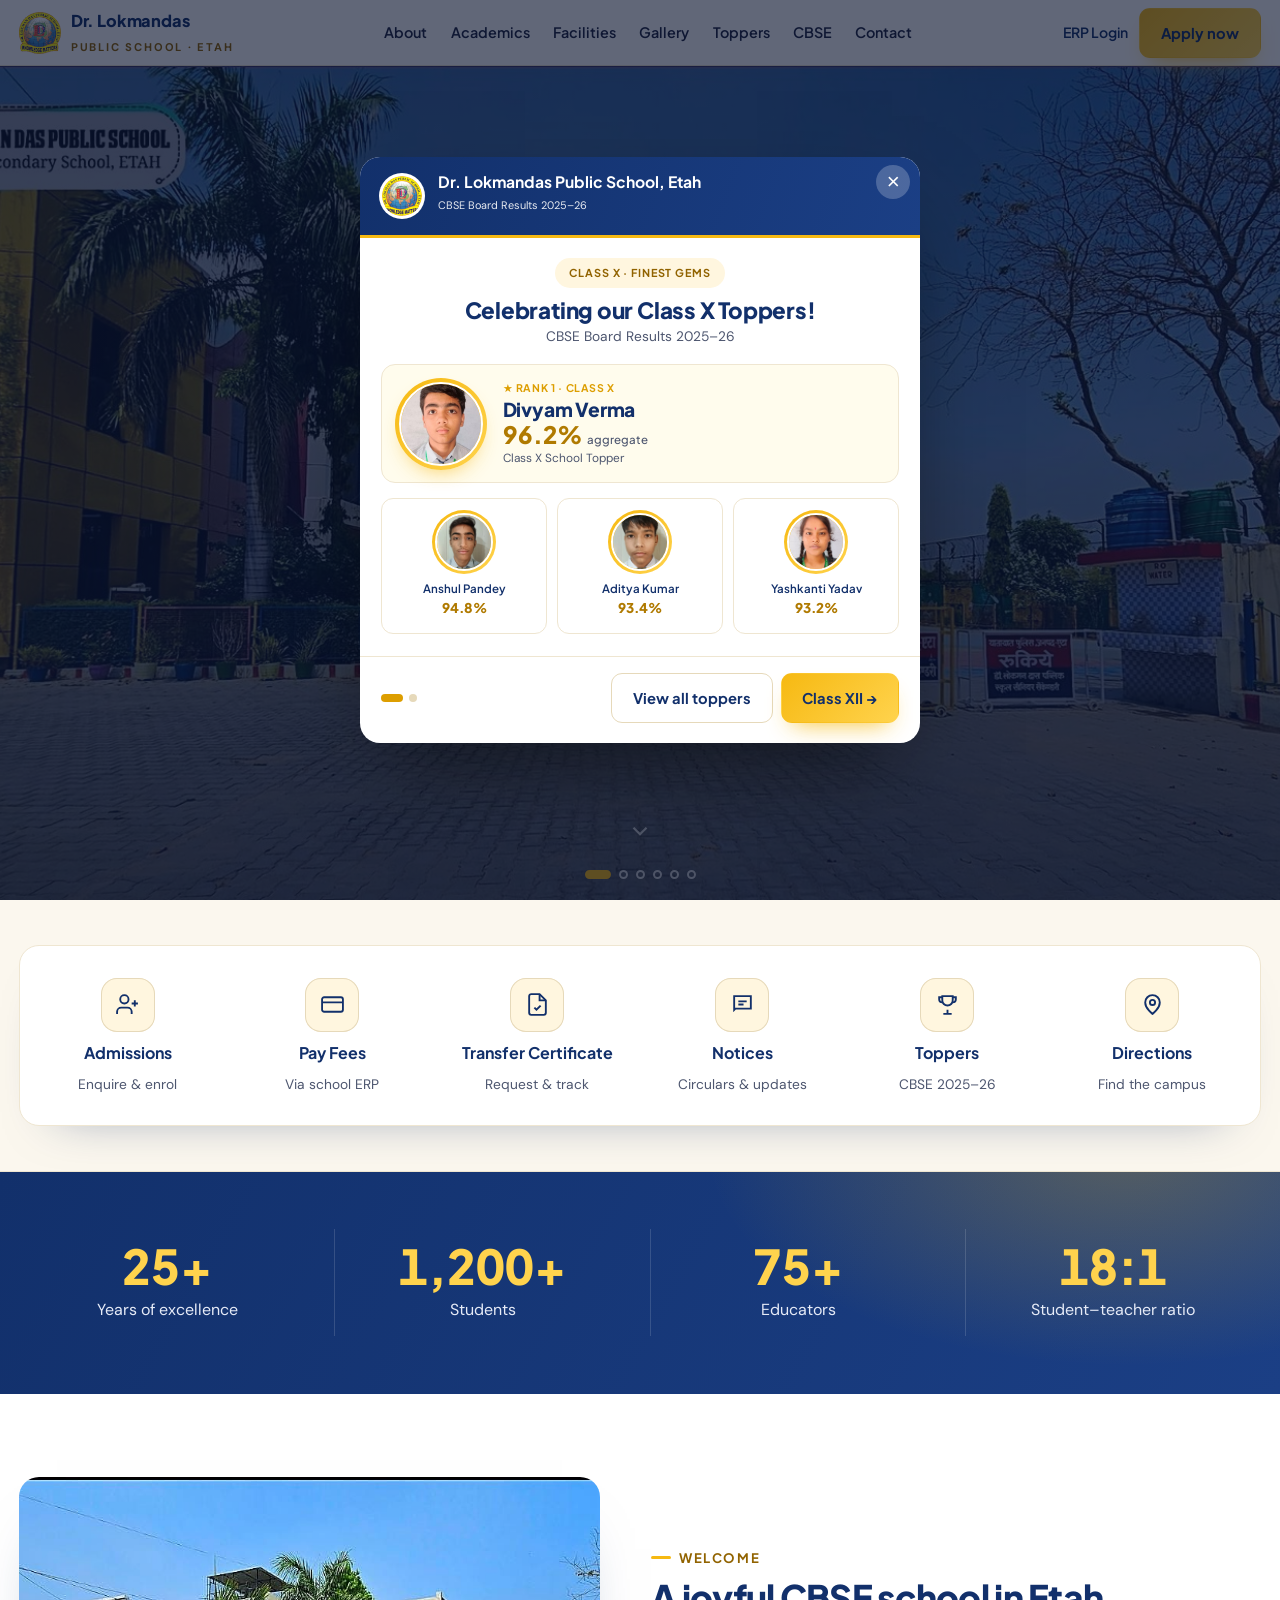
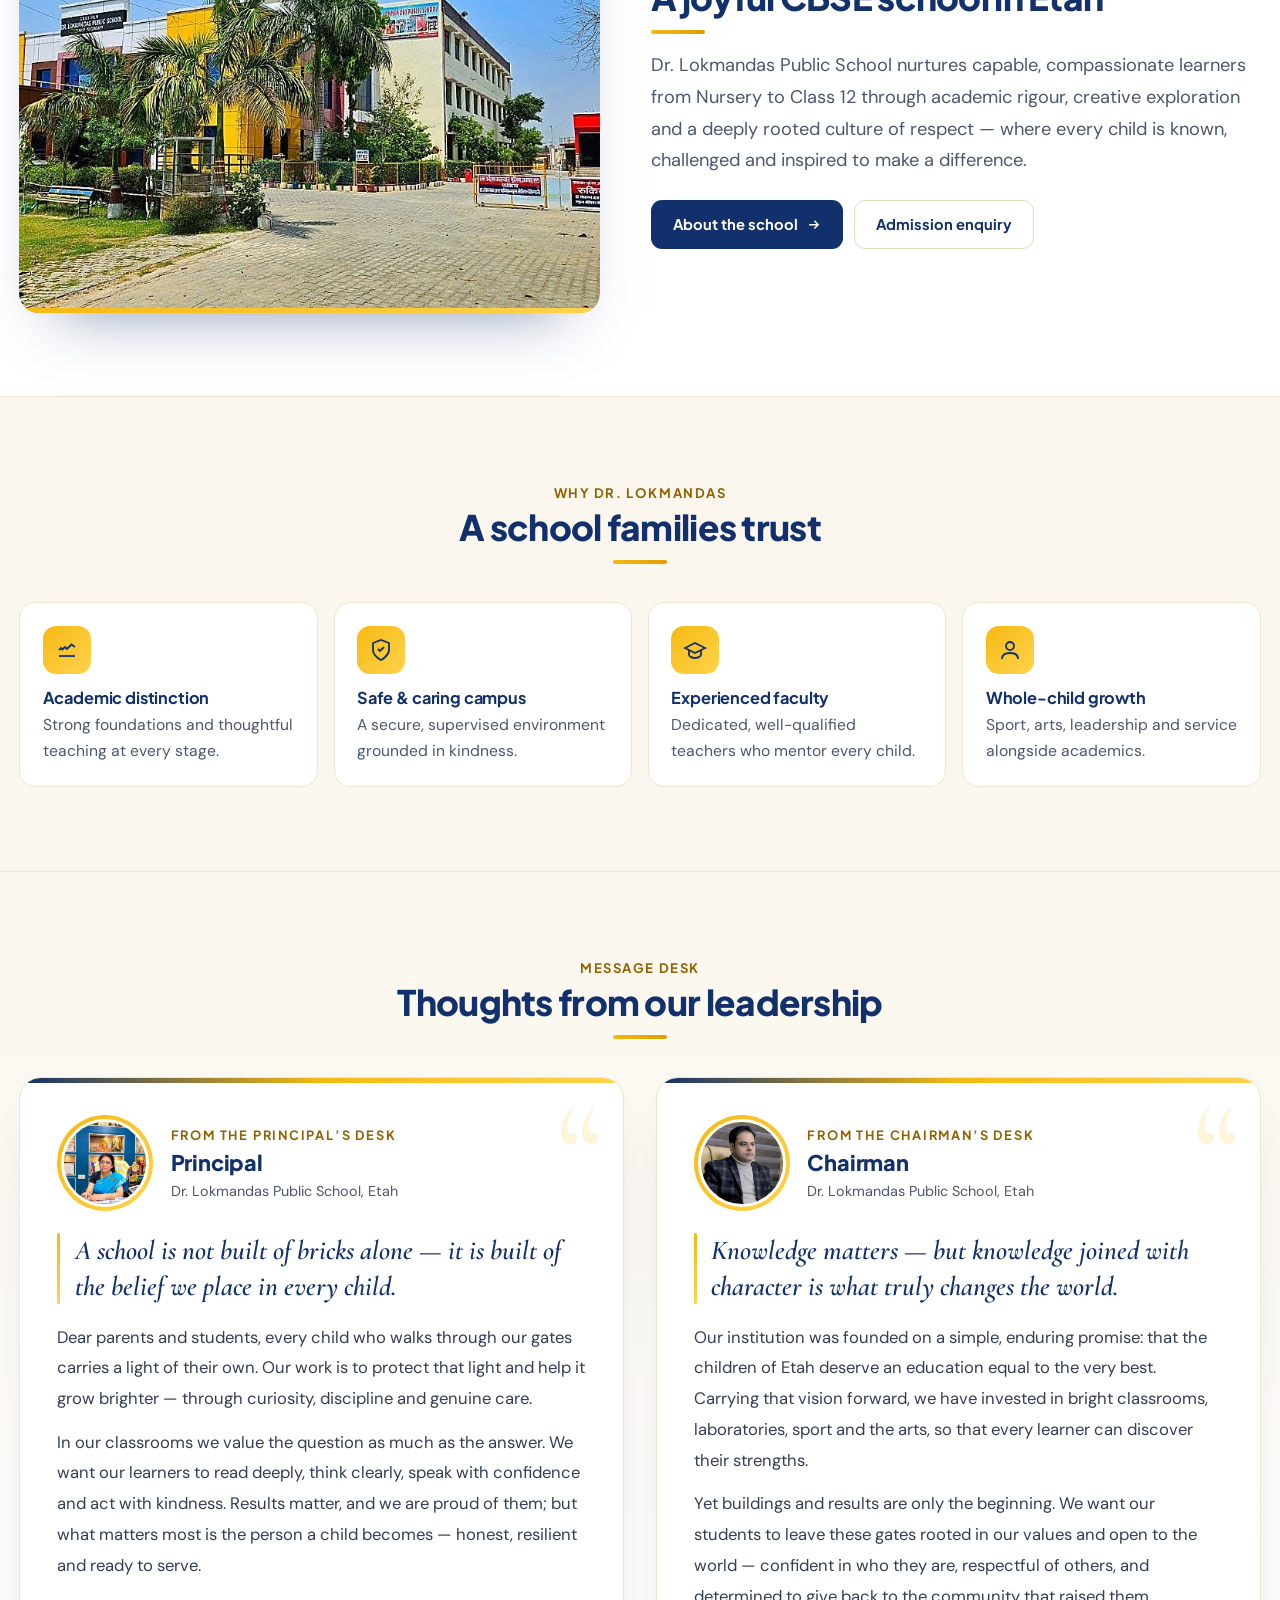
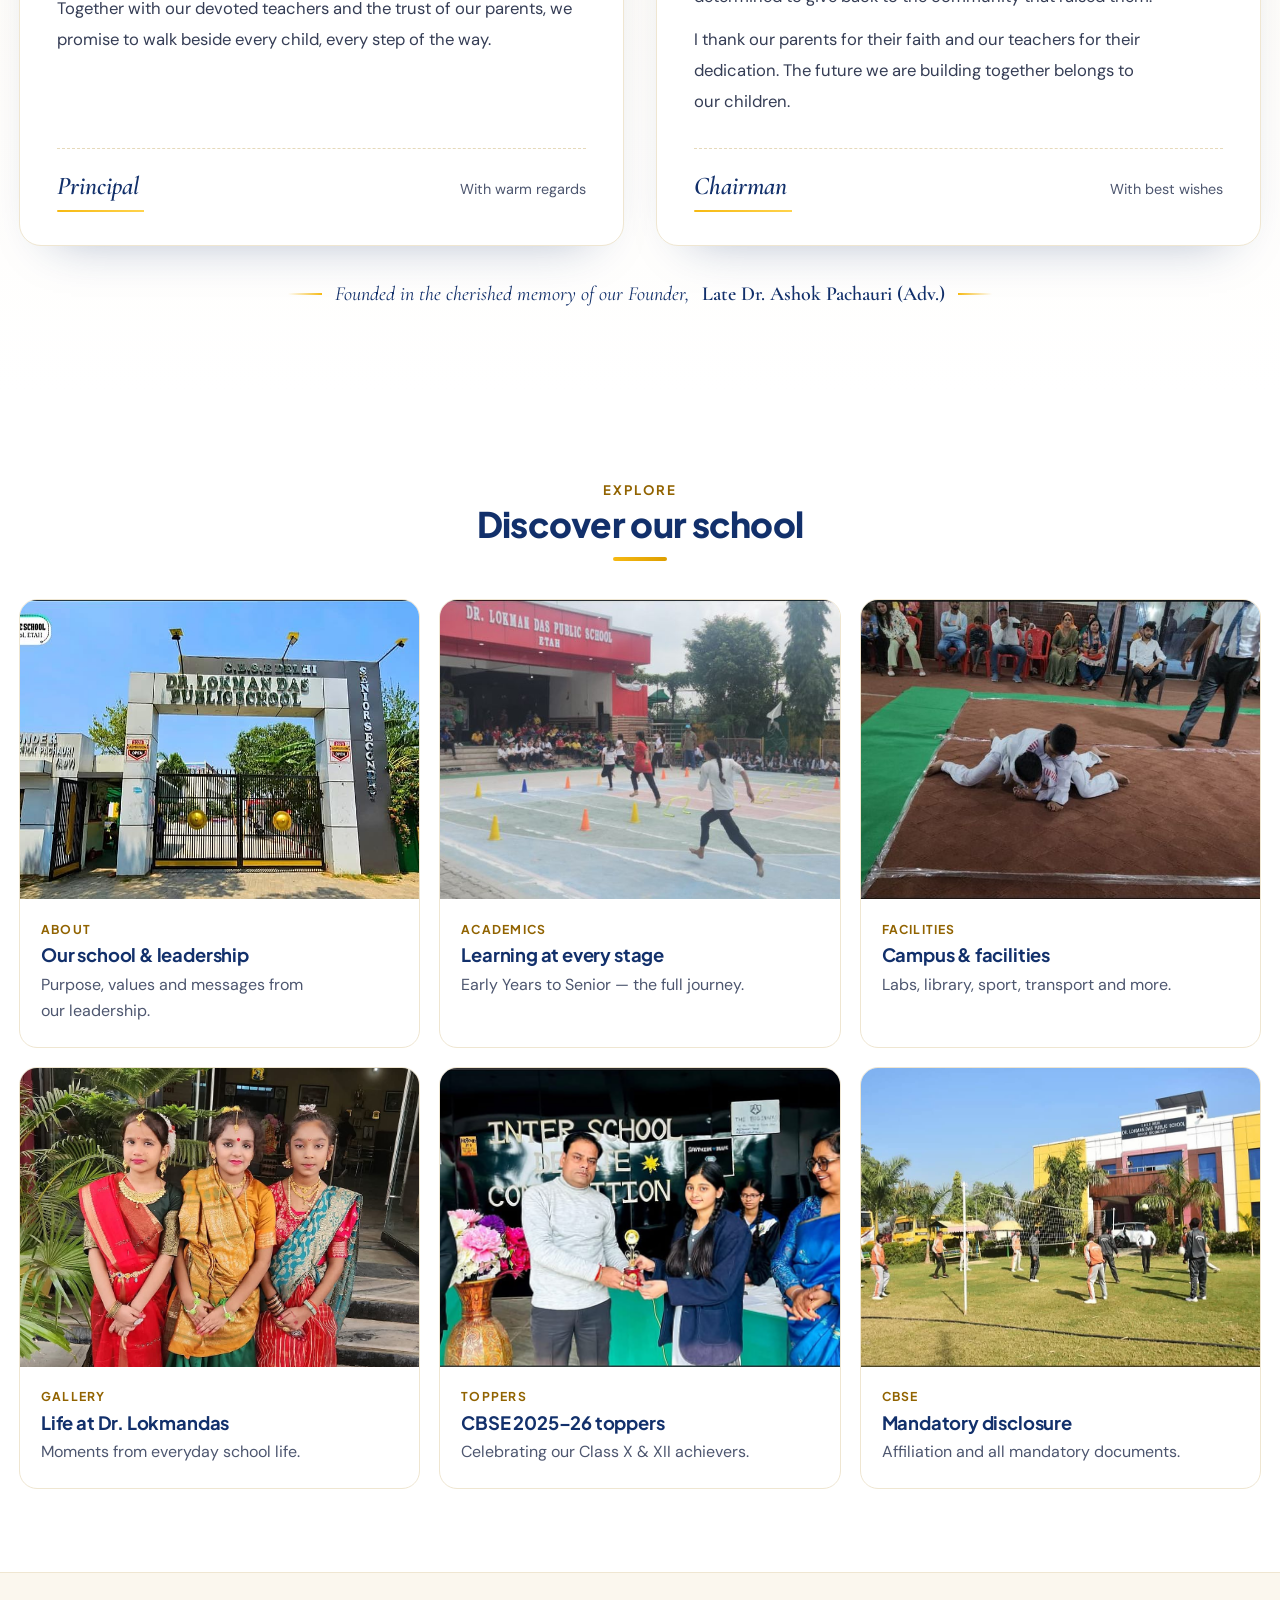
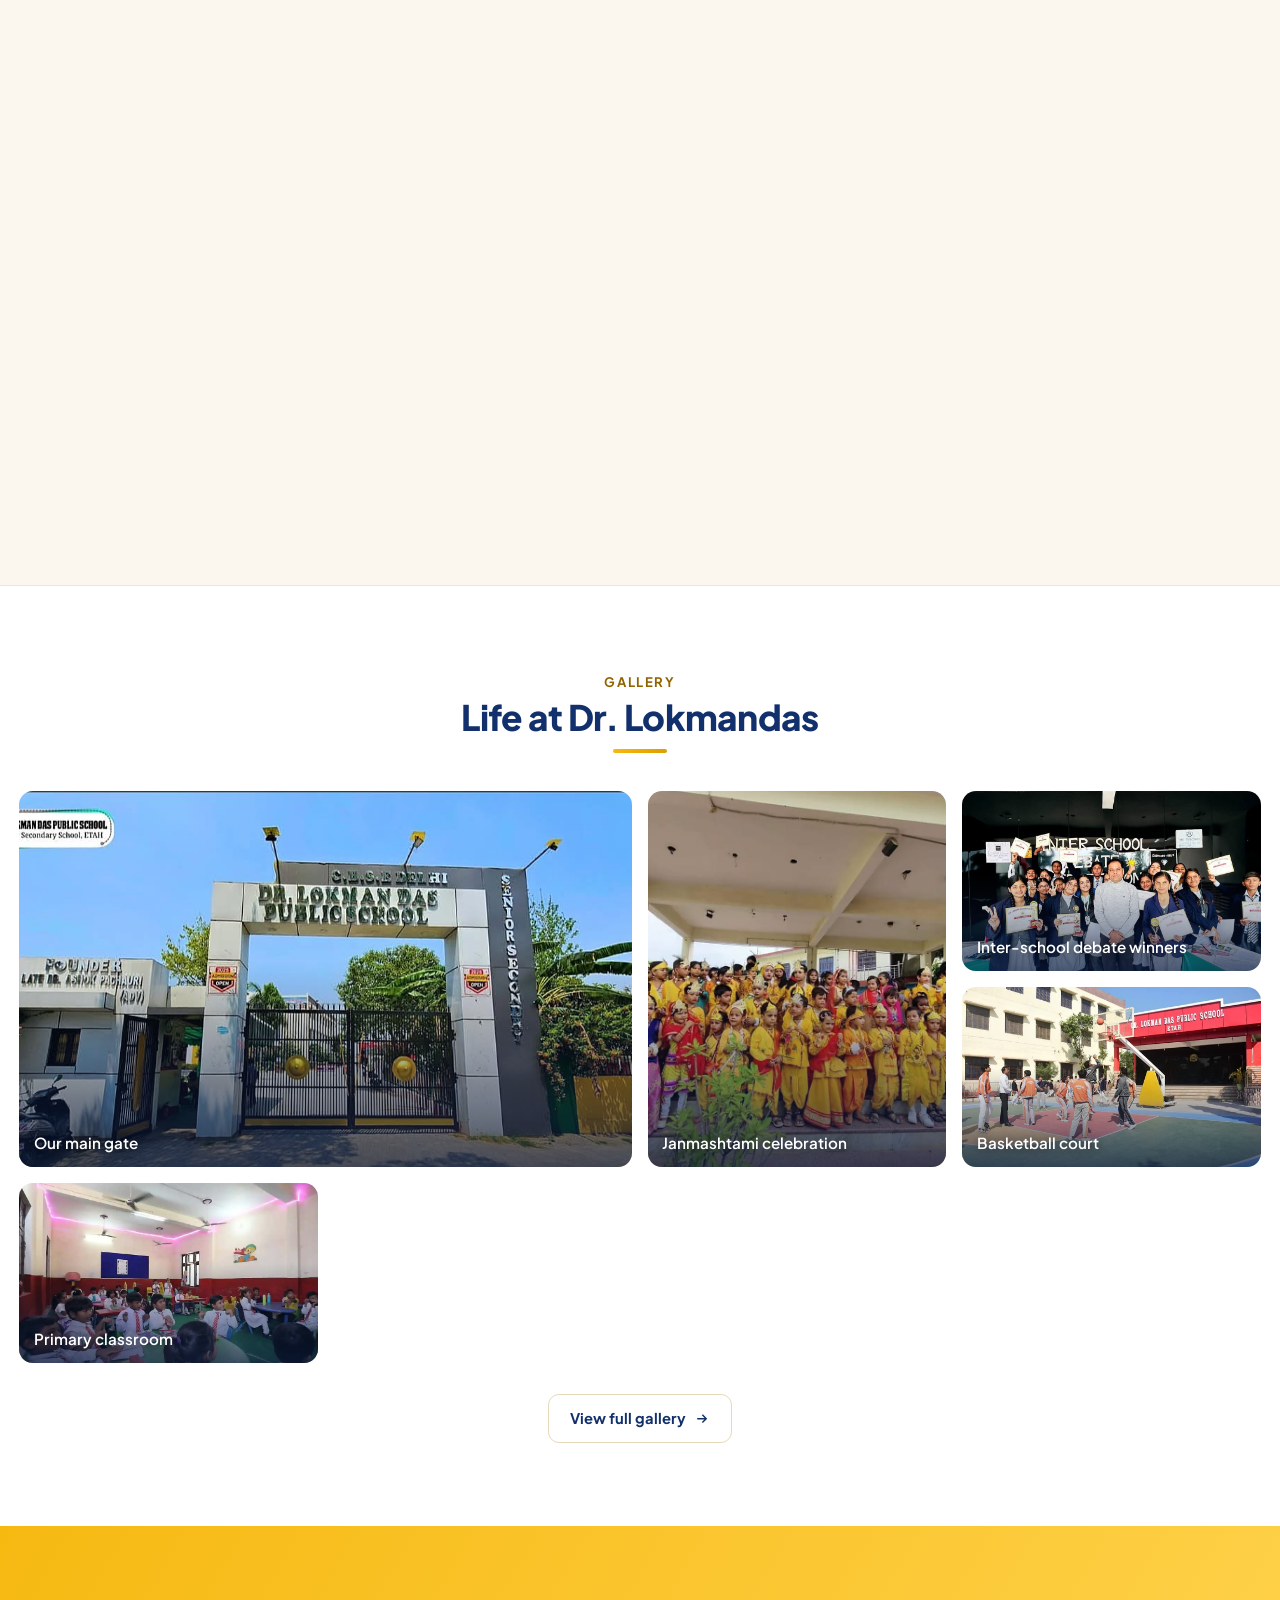
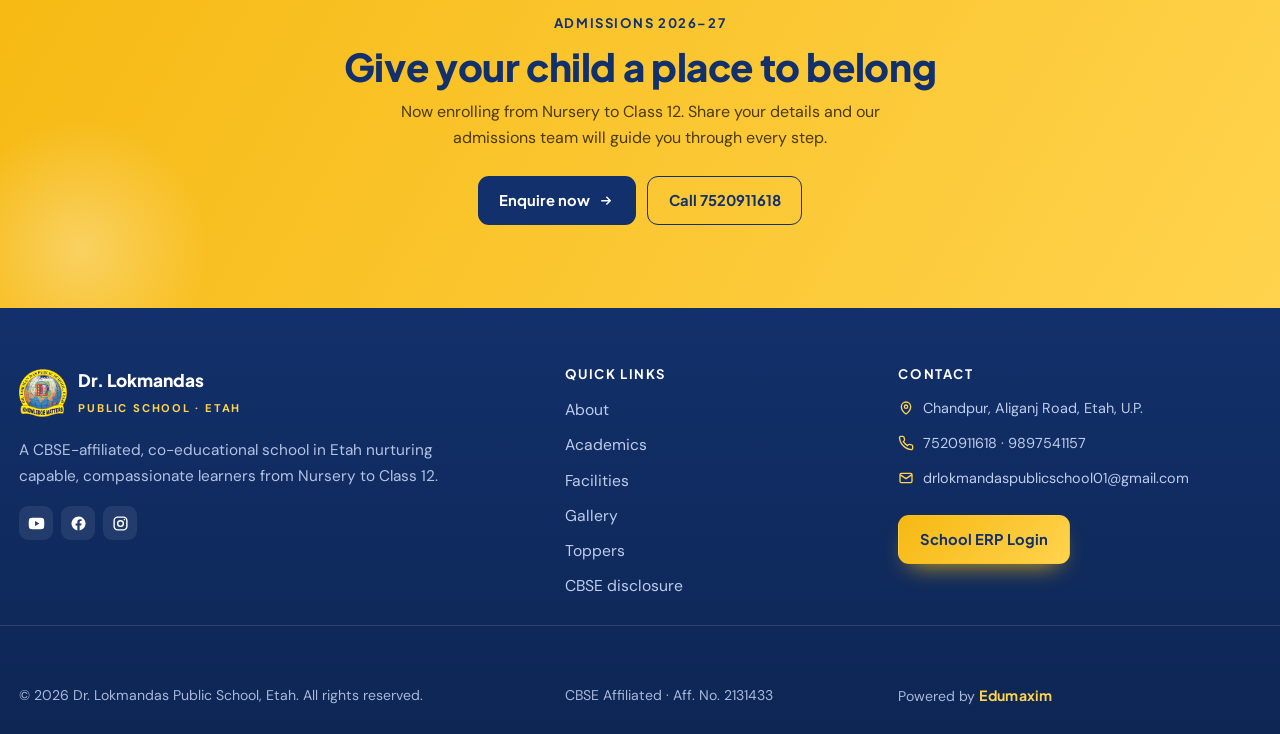
<file: index.html>
<!DOCTYPE html>
<html lang="en">
<head>
<meta charset="UTF-8" />
<meta name="viewport" content="width=device-width, initial-scale=1" />
<title>Dr. Lokmandas Public School</title>
<meta name="description" content="Dr. Lokmandas Public School, Etah — a CBSE school (Aff. No. 2131433) from Nursery to Class 12. Admissions open 2026–27." />
<link rel="preconnect" href="https://fonts.googleapis.com" />
<link rel="preconnect" href="https://fonts.gstatic.com" crossorigin />
<link href="https://fonts.googleapis.com/css2?family=Plus+Jakarta+Sans:wght@500;600;700;800&family=DM+Sans:opsz,wght@9..40,400;9..40,500;9..40,600;9..40,700&family=Cormorant+Garamond:ital,wght@0,600;1,500;1,600&display=swap" rel="stylesheet" />
<link rel="icon" href="favicon.ico" sizes="any" />
<link rel="icon" type="image/png" sizes="32x32" href="img/favicon-32.png" />
<link rel="icon" type="image/png" sizes="192x192" href="img/favicon-192.png" />
<link rel="apple-touch-icon" href="img/apple-touch-icon.png" />
<meta name="theme-color" content="#12306b" />
<link rel="stylesheet" href="styles.css" />
</head>
<body>

<header class="nav" id="nav">
  <div class="wrap nav-in">
    <a class="brand" href="index.html">
      <img src="img/crest.png" alt="Dr. Lokmandas Public School crest" />
      <span><b>Dr. Lokmandas</b><small>PUBLIC SCHOOL · ETAH</small></span>
    </a>
    <nav class="menu">
      <a href="about.html">About</a>
      <a href="academics.html">Academics</a>
      <a href="facilities.html">Facilities</a>
      <a href="gallery.html">Gallery</a>
      <a href="toppers.html">Toppers</a>
      <a href="cbse.html">CBSE</a>
      <a href="contact.html">Contact</a>
    </nav>
    <div class="nav-cta">
      <a class="login" href="https://lockmandas-school-erp-web.vercel.app/login" target="_blank" rel="noopener">ERP Login</a>
      <a class="btn btn-gold" href="contact.html">Apply now</a>
      <button class="hamburger" id="burger" aria-label="Open menu" aria-expanded="false"><span></span><span></span><span></span></button>
    </div>
  </div>
</header>

<div class="scrim" id="scrim"></div>
<aside class="drawer" id="drawer" aria-hidden="true">
  <div class="d-head"><span style="font-family:var(--fd);font-weight:800;font-size:1.05rem;color:var(--navy)">Menu</span>
    <button class="d-close" id="dClose" aria-label="Close menu">&times;</button></div>
  <a class="dl" href="about.html">About</a>
  <a class="dl" href="academics.html">Academics</a>
  <a class="dl" href="facilities.html">Facilities</a>
  <a class="dl" href="gallery.html">Gallery</a>
  <a class="dl" href="about.html#messages">Leadership</a>
  <a class="dl" href="toppers.html">Toppers</a>
  <a class="dl" href="cbse.html">CBSE</a>
  <a class="dl" href="contact.html">Contact</a>
  <a class="btn btn-line d-cta" href="https://lockmandas-school-erp-web.vercel.app/login" target="_blank" rel="noopener">ERP Login</a>
  <a class="btn btn-gold d-cta" href="contact.html">Apply for 2026–27</a>
  <div class="social d-social">
    <a href="https://youtube.com/@drlokmandaspublicschool7262" target="_blank" rel="noopener" aria-label="YouTube"><svg viewBox="0 0 24 24" fill="currentColor"><path d="M23 12s0-3.8-.5-5.6a2.9 2.9 0 0 0-2-2C18.7 4 12 4 12 4s-6.7 0-8.5.4a2.9 2.9 0 0 0-2 2C1 8.2 1 12 1 12s0 3.8.5 5.6a2.9 2.9 0 0 0 2 2C5.3 20 12 20 12 20s6.7 0 8.5-.4a2.9 2.9 0 0 0 2-2C23 15.8 23 12 23 12zM10 15.5v-7l6 3.5z"/></svg></a>
    <a href="https://www.facebook.com/share/1CNdkbkCRL/" target="_blank" rel="noopener" aria-label="Facebook"><svg viewBox="0 0 24 24" fill="currentColor"><path d="M22 12a10 10 0 1 0-11.6 9.9v-7H7.9V12h2.5V9.8c0-2.5 1.5-3.9 3.8-3.9 1.1 0 2.2.2 2.2.2v2.5h-1.2c-1.2 0-1.6.75-1.6 1.5V12h2.7l-.4 2.9h-2.3v7A10 10 0 0 0 22 12z"/></svg></a>
    <a href="https://www.instagram.com/dldpsgroup" target="_blank" rel="noopener" aria-label="Instagram"><svg viewBox="0 0 24 24" fill="none" stroke="currentColor" stroke-width="2"><rect x="3" y="3" width="18" height="18" rx="5"/><circle cx="12" cy="12" r="4"/><circle cx="17.5" cy="6.5" r="1.1" fill="currentColor" stroke="none"/></svg></a>
  </div>
</aside>

<main id="top">

<section class="hero" id="hero">
  <div class="slide active"><img src="img/hero/hero-1-campus-drive.jpg" alt="Campus drive with the school buildings and main court" /></div>
  <div class="slide"><img src="img/hero/hero-2-main-court.jpg" alt="School buildings and the colourful sports court" /></div>
  <div class="slide"><img src="img/hero/hero-3-painted-hands.jpg" alt="Students showing colourful painted hands at reception" style="object-position:center 35%" /></div>
  <div class="slide"><img src="img/hero/hero-4-yoga-lawn.jpg" alt="Students practising yoga on the school lawn" /></div>
  <div class="slide"><img src="img/hero/hero-5-karate.jpg" alt="Students in a karate bout in the activity hall" style="object-position:center 40%" /></div>
  <div class="slide"><img src="img/hero/hero-6-cultural-day.jpg" alt="Students in traditional attire on cultural day" style="object-position:center 30%" /></div>
  <div class="hero-c">
    <img class="crest anim" src="img/crest.png" alt="Dr. Lokmandas Public School crest" />
    <div><span class="badge anim"><span class="dot"></span>Admissions open 2026–27</span></div>
    <h1 class="anim">Dr. Lokmandas Public School</h1>
    <div class="uline anim"></div>
    <p class="affil anim">CBSE Affiliated · Aff. No. 2131433 · Nursery to Class 12 · Etah, U.P.</p>
    <div class="hero-btns anim">
      <a class="btn btn-gold" href="contact.html">Admission enquiry
        <svg viewBox="0 0 24 24" fill="none" stroke="currentColor" stroke-width="2.2"><path d="M5 12h14M13 6l6 6-6 6"/></svg></a>
      <a class="btn btn-ghost" href="about.html">Explore the school</a>
    </div>
  </div>
  <a class="hero-cue" href="index.html#quick" aria-label="Scroll down"><svg viewBox="0 0 24 24" fill="none" stroke="currentColor" stroke-width="2"><path d="M6 9l6 6 6-6"/></svg></a>
  <div class="hero-dots" id="heroDots"></div>
</section>

<div class="quick" id="quick">
  <div class="wrap">
    <div class="qbar">
      <a class="qa" href="contact.html"><span class="ic"><svg viewBox="0 0 24 24" fill="none" stroke="currentColor" stroke-width="1.8"><path d="M16 21v-2a4 4 0 0 0-4-4H6a4 4 0 0 0-4 4v2"/><circle cx="9" cy="7" r="4"/><path d="M19 8v6M22 11h-6"/></svg></span><b>Admissions</b><span>Enquire &amp; enrol</span></a>
      <a class="qa" href="https://lockmandas-school-erp-web.vercel.app/login" target="_blank" rel="noopener"><span class="ic"><svg viewBox="0 0 24 24" fill="none" stroke="currentColor" stroke-width="1.8"><rect x="2" y="5" width="20" height="14" rx="2"/><path d="M2 10h20"/></svg></span><b>Pay Fees</b><span>Via school ERP</span></a>
      <a class="qa" href="https://lockmandas-school-erp-web.vercel.app/login" target="_blank" rel="noopener"><span class="ic"><svg viewBox="0 0 24 24" fill="none" stroke="currentColor" stroke-width="1.8"><path d="M14 2H6a2 2 0 0 0-2 2v16a2 2 0 0 0 2 2h12a2 2 0 0 0 2-2V8z"/><path d="M14 2v6h6M9 15l2 2 4-4"/></svg></span><b>Transfer Certificate</b><span>Request &amp; track</span></a>
      <a class="qa" href="cbse.html"><span class="ic"><svg viewBox="0 0 24 24" fill="none" stroke="currentColor" stroke-width="1.8"><path d="M4 4h16v12H5.2L4 17.2z"/><path d="M8 9h8M8 12h5"/></svg></span><b>Notices</b><span>Circulars &amp; updates</span></a>
      <a class="qa" href="toppers.html"><span class="ic"><svg viewBox="0 0 24 24" fill="none" stroke="currentColor" stroke-width="1.8"><path d="M8 21h8M12 17v4M7 4h10v4a5 5 0 0 1-10 0z"/><path d="M17 5h3v2a3 3 0 0 1-3 3M7 5H4v2a3 3 0 0 0 3 3"/></svg></span><b>Toppers</b><span>CBSE 2025–26</span></a>
      <a class="qa" href="https://www.google.com/maps/search/Dr.+Lokman+Das+Public+School+Chandpur+Aliganj+Road+Etah" target="_blank" rel="noopener"><span class="ic"><svg viewBox="0 0 24 24" fill="none" stroke="currentColor" stroke-width="1.8"><path d="M12 21s-7-5.2-7-11a7 7 0 0 1 14 0c0 5.8-7 11-7 11z"/><circle cx="12" cy="10" r="2.5"/></svg></span><b>Directions</b><span>Find the campus</span></a>
    </div>
  </div>
</div>

<section class="stats" style="padding-block:clamp(2.6rem,5vw,3.6rem)">
  <div class="wrap">
    <div class="stat"><b data-count="25" data-suffix="+">0</b><span>Years of excellence</span></div>
    <div class="stat"><b data-count="1200" data-suffix="+">0</b><span>Students</span></div>
    <div class="stat"><b data-count="75" data-suffix="+">0</b><span>Educators</span></div>
    <div class="stat"><b data-count="18" data-suffix=":1">0</b><span>Student–teacher ratio</span></div>
  </div>
</section>

<!-- About teaser -->
<section class="about">
  <div class="wrap">
    <div class="about-img reveal"><img src="img/campus-front.jpg" alt="Dr. Lokmandas Public School campus" /></div>
    <div class="reveal">
      <span class="eyebrow">Welcome</span>
      <h2 class="sec-title" style="margin-top:.5rem">A joyful CBSE school in Etah</h2>
      <div class="rule"></div>
      <p class="lead">Dr. Lokmandas Public School nurtures capable, compassionate learners from Nursery to Class 12 through academic rigour, creative exploration and a deeply rooted culture of respect — where every child is known, challenged and inspired to make a difference.</p>
      <div style="display:flex;gap:.7rem;flex-wrap:wrap;margin-top:.3rem">
        <a class="btn btn-navy" href="about.html">About the school
          <svg viewBox="0 0 24 24" fill="none" stroke="currentColor" stroke-width="2.2"><path d="M5 12h14M13 6l6 6-6 6"/></svg></a>
        <a class="btn btn-line" href="contact.html">Admission enquiry</a>
      </div>
    </div>
  </div>
</section>

<!-- Why us -->
<section class="facilities">
  <div class="wrap">
    <div class="sec-head center reveal">
      <span class="eyebrow c">Why Dr. Lokmandas</span>
      <h2 class="sec-title">A school families trust</h2>
      <div class="rule"></div>
    </div>
    <div class="fgrid">
      <div class="fcard reveal"><div class="ic"><svg viewBox="0 0 24 24" fill="none" stroke="currentColor" stroke-width="1.8"><path d="m4 12 2-2 1.5 1.5L10 9l2 2 4.5-4.5L20 9"/><path d="M4 18h16"/></svg></div><h3>Academic distinction</h3><p>Strong foundations and thoughtful teaching at every stage.</p></div>
      <div class="fcard reveal"><div class="ic"><svg viewBox="0 0 24 24" fill="none" stroke="currentColor" stroke-width="1.8"><path d="M12 22s8-4 8-10V5l-8-3-8 3v7c0 6 8 10 8 10z"/><path d="m9 11 2 2 4-4"/></svg></div><h3>Safe &amp; caring campus</h3><p>A secure, supervised environment grounded in kindness.</p></div>
      <div class="fcard reveal"><div class="ic"><svg viewBox="0 0 24 24" fill="none" stroke="currentColor" stroke-width="1.8"><path d="M22 10 12 5 2 10l10 5 10-5z"/><path d="M6 12v5c0 1 2.7 3 6 3s6-2 6-3v-5"/></svg></div><h3>Experienced faculty</h3><p>Dedicated, well-qualified teachers who mentor every child.</p></div>
      <div class="fcard reveal"><div class="ic"><svg viewBox="0 0 24 24" fill="none" stroke="currentColor" stroke-width="1.8"><circle cx="12" cy="8" r="4"/><path d="M4 21c0-4 3.5-6 8-6s8 2 8 6"/></svg></div><h3>Whole-child growth</h3><p>Sport, arts, leadership and service alongside academics.</p></div>
    </div>
  </div>
</section>

<section class="leaders" id="messages">
  <div class="wrap">
    <div class="sec-head center reveal">
      <span class="eyebrow c">Message desk</span>
      <h2 class="sec-title">Thoughts from our leadership</h2>
      <div class="rule"></div>
    </div>
    <div class="lgrid">
      <article class="lcard">
        <div class="lhead">
          <div class="lpic"><img src="img/principal.jpg" alt="Principal of Dr. Lokmandas Public School" /></div>
          <div><span class="lrole">From the Principal&rsquo;s desk</span><h3>Principal</h3><small>Dr. Lokmandas Public School, Etah</small></div>
        </div>
        <blockquote class="lthought">A school is not built of bricks alone &mdash; it is built of the belief we place in every child.</blockquote>
        <div class="lbody">
          <p>Dear parents and students, every child who walks through our gates carries a light of their own. Our work is to protect that light and help it grow brighter &mdash; through curiosity, discipline and genuine care.</p>
          <p>In our classrooms we value the question as much as the answer. We want our learners to read deeply, think clearly, speak with confidence and act with kindness. Results matter, and we are proud of them; but what matters most is the person a child becomes &mdash; honest, resilient and ready to serve.</p>
          <p>Together with our devoted teachers and the trust of our parents, we promise to walk beside every child, every step of the way.</p>
        </div>
        <div class="lsign"><span>Principal</span><small>With warm regards</small></div>
      </article>
      <article class="lcard">
        <div class="lhead">
          <div class="lpic"><img src="img/chairman.jpg" alt="Chairman of Dr. Lokmandas Public School" /></div>
          <div><span class="lrole">From the Chairman&rsquo;s desk</span><h3>Chairman</h3><small>Dr. Lokmandas Public School, Etah</small></div>
        </div>
        <blockquote class="lthought">Knowledge matters &mdash; but knowledge joined with character is what truly changes the world.</blockquote>
        <div class="lbody">
          <p>Our institution was founded on a simple, enduring promise: that the children of Etah deserve an education equal to the very best. Carrying that vision forward, we have invested in bright classrooms, laboratories, sport and the arts, so that every learner can discover their strengths.</p>
          <p>Yet buildings and results are only the beginning. We want our students to leave these gates rooted in our values and open to the world &mdash; confident in who they are, respectful of others, and determined to give back to the community that raised them.</p>
          <p>I thank our parents for their faith and our teachers for their dedication. The future we are building together belongs to our children.</p>
        </div>
        <div class="lsign"><span>Chairman</span><small>With best wishes</small></div>
      </article>
    </div>
    <p class="founder reveal"><span class="fdot"></span>Founded in the cherished memory of our Founder, <b>Late Dr. Ashok Pachauri (Adv.)</b><span class="fdot"></span></p>
  </div>
</section>

<section id="explore">
  <div class="wrap">
    <div class="sec-head center reveal">
      <span class="eyebrow c">Explore</span>
      <h2 class="sec-title">Discover our school</h2>
      <div class="rule"></div>
    </div>
    <div class="cards c3">
      <a class="pcard reveal" href="about.html"><div class="ph"><img src="img/gallery/school-gate.jpg" alt="About the school" /></div><div class="bd"><span class="tag">About</span><h3>Our school &amp; leadership</h3><p>Purpose, values and messages from our leadership.</p></div></a>
      <a class="pcard reveal" href="academics.html"><div class="ph"><img src="img/prog-middle.jpg" alt="Academics" /></div><div class="bd"><span class="tag">Academics</span><h3>Learning at every stage</h3><p>Early Years to Senior &mdash; the full journey.</p></div></a>
      <a class="pcard reveal" href="facilities.html"><div class="ph"><img src="img/prog-primary.jpg" alt="Facilities" /></div><div class="bd"><span class="tag">Facilities</span><h3>Campus &amp; facilities</h3><p>Labs, library, sport, transport and more.</p></div></a>
      <a class="pcard reveal" href="gallery.html"><div class="ph"><img src="img/gallery/cultural-day.jpg" alt="Gallery" /></div><div class="bd"><span class="tag">Gallery</span><h3>Life at Dr. Lokmandas</h3><p>Moments from everyday school life.</p></div></a>
      <a class="pcard reveal" href="toppers.html"><div class="ph"><img src="img/gallery/debate-award.jpg" alt="Toppers" /></div><div class="bd"><span class="tag">Toppers</span><h3>CBSE 2025&ndash;26 toppers</h3><p>Celebrating our Class X &amp; XII achievers.</p></div></a>
      <a class="pcard reveal" href="cbse.html"><div class="ph"><img src="img/gallery/campus-volleyball.jpg" alt="CBSE" /></div><div class="bd"><span class="tag">CBSE</span><h3>Mandatory disclosure</h3><p>Affiliation and all mandatory documents.</p></div></a>
    </div>
  </div>
</section>

<!-- Toppers teaser -->
<section class="toppers">
  <div class="wrap">
    <div class="sec-head center reveal">
      <span class="eyebrow c">Our pride</span>
      <h2 class="sec-title">CBSE 2025&ndash;26 toppers</h2>
      <div class="rule"></div>
    </div>
    <div class="top-teaser reveal">
      <figure><div class="av"><img src="img/toppers/x-divyam-verma.jpg" alt="Divyam Verma" /></div><b>Divyam Verma</b><span class="p">96.2%</span><small>Class X Topper</small></figure>
      <figure><div class="av"><img src="img/toppers/xii-kajal-verma.jpg" alt="Kajal Verma" /></div><b>Kajal Verma</b><span class="p">95%</span><small>Class XII Topper</small></figure>
    </div>
    <div class="ctr reveal"><a class="btn btn-gold" href="toppers.html">View all toppers
      <svg viewBox="0 0 24 24" fill="none" stroke="currentColor" stroke-width="2.2"><path d="M5 12h14M13 6l6 6-6 6"/></svg></a></div>
  </div>
</section>

<!-- Gallery strip -->
<section id="life">
  <div class="wrap">
    <div class="sec-head center reveal">
      <span class="eyebrow c">Gallery</span>
      <h2 class="sec-title">Life at Dr. Lokmandas</h2>
      <div class="rule"></div>
    </div>
    <div class="gal">
      <figure class="big reveal" data-cat="campus"><img src="img/gallery/school-gate.jpg" alt="Main gate of Dr. Lokman Das Public School, Etah" loading="lazy" /><figcaption>Our main gate</figcaption></figure>
      <figure class="tall reveal" data-cat="celebrations"><img src="img/gallery/janmashtami.jpg" alt="Young students dressed for the Janmashtami celebration" loading="lazy" /><figcaption>Janmashtami celebration</figcaption></figure>
      <figure class="reveal" data-cat="achievements"><img src="img/gallery/debate-winners.jpg" alt="Students with certificates and trophies at the inter-school debate" loading="lazy" /><figcaption>Inter-school debate winners</figcaption></figure>
      <figure class="reveal" data-cat="sports"><img src="img/gallery/basketball-court.jpg" alt="Students playing basketball on the school court" loading="lazy" /><figcaption>Basketball court</figcaption></figure>
      <figure class="reveal" data-cat="academics"><img src="img/gallery/primary-classroom.jpg" alt="Young learners in a bright primary classroom" loading="lazy" /><figcaption>Primary classroom</figcaption></figure>
    </div>
    <div class="ctr reveal"><a class="btn btn-line" href="gallery.html">View full gallery
      <svg viewBox="0 0 24 24" fill="none" stroke="currentColor" stroke-width="2.2"><path d="M5 12h14M13 6l6 6-6 6"/></svg></a></div>
  </div>
</section>

<section class="cta" id="admissions">
  <div class="wrap reveal">
    <span class="eyebrow c">Admissions 2026–27</span>
    <h2 style="margin-top:.5rem">Give your child a place to belong</h2>
    <p>Now enrolling from Nursery to Class 12. Share your details and our admissions team will guide you through every step.</p>
    <div class="row">
      <a class="btn btn-navy" href="contact.html">Enquire now
        <svg viewBox="0 0 24 24" fill="none" stroke="currentColor" stroke-width="2.2"><path d="M5 12h14M13 6l6 6-6 6"/></svg></a>
      <a class="btn btn-outline-navy" href="tel:+917520911618">Call 7520911618</a>
    </div>
  </div>
</section>

</main>

<footer class="site">
  <div class="wrap">
    <div class="fb-col">
      <div class="fb"><img src="img/crest.png" alt="" /><div><b>Dr. Lokmandas</b><small>PUBLIC SCHOOL · ETAH</small></div></div>
      <p class="fa">A CBSE-affiliated, co-educational school in Etah nurturing capable, compassionate learners from Nursery to Class 12.</p>
      <div class="social f-social">
        <a href="https://youtube.com/@drlokmandaspublicschool7262" target="_blank" rel="noopener" aria-label="YouTube"><svg viewBox="0 0 24 24" fill="currentColor"><path d="M23 12s0-3.8-.5-5.6a2.9 2.9 0 0 0-2-2C18.7 4 12 4 12 4s-6.7 0-8.5.4a2.9 2.9 0 0 0-2 2C1 8.2 1 12 1 12s0 3.8.5 5.6a2.9 2.9 0 0 0 2 2C5.3 20 12 20 12 20s6.7 0 8.5-.4a2.9 2.9 0 0 0 2-2C23 15.8 23 12 23 12zM10 15.5v-7l6 3.5z"/></svg></a>
        <a href="https://www.facebook.com/share/1CNdkbkCRL/" target="_blank" rel="noopener" aria-label="Facebook"><svg viewBox="0 0 24 24" fill="currentColor"><path d="M22 12a10 10 0 1 0-11.6 9.9v-7H7.9V12h2.5V9.8c0-2.5 1.5-3.9 3.8-3.9 1.1 0 2.2.2 2.2.2v2.5h-1.2c-1.2 0-1.6.75-1.6 1.5V12h2.7l-.4 2.9h-2.3v7A10 10 0 0 0 22 12z"/></svg></a>
        <a href="https://www.instagram.com/dldpsgroup" target="_blank" rel="noopener" aria-label="Instagram"><svg viewBox="0 0 24 24" fill="none" stroke="currentColor" stroke-width="2"><rect x="3" y="3" width="18" height="18" rx="5"/><circle cx="12" cy="12" r="4"/><circle cx="17.5" cy="6.5" r="1.1" fill="currentColor" stroke="none"/></svg></a>
      </div>
    </div>
    <div>
      <h4>Quick links</h4>
      <ul>
        <li><a href="about.html">About</a></li>
        <li><a href="academics.html">Academics</a></li>
        <li><a href="facilities.html">Facilities</a></li>
        <li><a href="gallery.html">Gallery</a></li>
        <li><a href="toppers.html">Toppers</a></li>
        <li><a href="cbse.html">CBSE disclosure</a></li>
      </ul>
    </div>
    <div class="fc">
      <h4>Contact</h4>
      <div><svg viewBox="0 0 24 24" fill="none" stroke="currentColor" stroke-width="2"><path d="M12 21s-7-5.2-7-11a7 7 0 0 1 14 0c0 5.8-7 11-7 11z"/><circle cx="12" cy="10" r="2.5"/></svg><span>Chandpur, Aliganj Road, Etah, U.P.</span></div>
      <div><svg viewBox="0 0 24 24" fill="none" stroke="currentColor" stroke-width="2"><path d="M22 16.9v3a2 2 0 0 1-2.2 2 19.8 19.8 0 0 1-8.6-3 19.5 19.5 0 0 1-6-6 19.8 19.8 0 0 1-3-8.6A2 2 0 0 1 4.1 2h3a2 2 0 0 1 2 1.7c.1 1 .4 1.9.7 2.8a2 2 0 0 1-.5 2.1L8.1 9.9a16 16 0 0 0 6 6l1.3-1.3a2 2 0 0 1 2.1-.4c.9.3 1.8.6 2.8.7a2 2 0 0 1 1.7 2z"/></svg><span>7520911618 · 9897541157</span></div>
      <div><svg viewBox="0 0 24 24" fill="none" stroke="currentColor" stroke-width="2"><rect x="3" y="5" width="18" height="14" rx="2"/><path d="m3 7 9 6 9-6"/></svg><a href="mailto:drlokmandaspublicschool01@gmail.com">drlokmandaspublicschool01@gmail.com</a></div>
      <a class="btn btn-gold" href="https://lockmandas-school-erp-web.vercel.app/login" target="_blank" rel="noopener" style="margin-top:.8rem">School ERP Login</a>
    </div>
  </div>
  <div class="fbot">
    <div class="wrap">
      <span>© 2026 Dr. Lokmandas Public School, Etah. All rights reserved.</span>
      <span>CBSE Affiliated · Aff. No. 2131433</span>
      <span class="powered">Powered by <a href="https://www.edumaxim.com/" target="_blank" rel="noopener"><b>Edumaxim</b></a></span>
    </div>
  </div>
</footer>

<!-- Popup: Class X then Class XII -->
<div class="pop-scrim" id="popScrim" role="dialog" aria-modal="true" aria-label="CBSE 2025-26 toppers announcement">
  <div class="pop">
    <button class="pclose" id="popClose" aria-label="Close">&times;</button>
    <div class="ptop">
      <img src="img/crest.png" alt="" />
      <div><b>Dr. Lokmandas Public School, Etah</b><span>CBSE Board Results 2025–26</span></div>
    </div>
    <div class="pop-view">
      <div class="pop-track" id="popTrack">
        <div class="pop-page">
          <span class="kick">Class X · Finest Gems</span>
          <h3>Celebrating our Class X Toppers!</h3>
          <p class="psub">CBSE Board Results 2025–26</p>
          <div class="pfeat">
            <div class="pp"><img src="img/toppers/x-divyam-verma.jpg" alt="Divyam Verma" /></div>
            <div><div class="rk">★ Rank 1 · Class X</div><h4>Divyam Verma</h4><div class="p">96.2% <small>aggregate</small></div><div class="sj">Class X School Topper</div></div>
          </div>
          <div class="prow">
            <div class="r"><div class="ph"><img src="img/toppers/x-anshul-pandey.jpg" alt="Anshul Pandey" /></div><div class="nm"><b>Anshul Pandey</b><span class="p">94.8%</span></div></div>
            <div class="r"><div class="ph"><img src="img/toppers/x-aditya-kumar.jpg" alt="Aditya Kumar" /></div><div class="nm"><b>Aditya Kumar</b><span class="p">93.4%</span></div></div>
            <div class="r"><div class="ph"><img src="img/toppers/x-yashkanti-yadav.jpg" alt="Yashkanti Yadav" /></div><div class="nm"><b>Yashkanti Yadav</b><span class="p">93.2%</span></div></div>
          </div>
        </div>
        <div class="pop-page">
          <span class="kick">Class XII · Finest Gems</span>
          <h3>Celebrating our Class XII Toppers!</h3>
          <p class="psub">CBSE Board Results 2025–26</p>
          <div class="pfeat">
            <div class="pp"><img src="img/toppers/xii-kajal-verma.jpg" alt="Kajal Verma" /></div>
            <div><div class="rk">★ Rank 1 · Class XII</div><h4>Kajal Verma</h4><div class="p">95% <small>aggregate</small></div><div class="sj">Geography 98 / 100</div></div>
          </div>
          <div class="prow">
            <div class="r"><div class="ph"><img src="img/toppers/xii-asmi-yadav.jpg" alt="Asmi Yadav" /></div><div class="nm"><b>Asmi Yadav</b><span class="p">93.8%</span></div></div>
            <div class="r"><div class="ph"><img src="img/toppers/xii-khushgra-varshney.jpg" alt="Khushgra Varshney" /></div><div class="nm"><b>Khushgra V.</b><span class="p">92.6%</span></div></div>
            <div class="r"><div class="ph"><img src="img/toppers/xii-nikita-gupta.jpg" alt="Nikita Gupta" /></div><div class="nm"><b>Nikita Gupta</b><span class="p">90.8%</span></div></div>
          </div>
        </div>
      </div>
    </div>
    <div class="pop-foot">
      <div class="pop-dots" id="popDots"><button class="active" aria-label="Class X"></button><button aria-label="Class XII"></button></div>
      <div class="pf-acts">
        <a class="btn btn-line" href="#toppers" id="popView">View all toppers</a>
        <button class="btn btn-gold" id="popNext" type="button">Class XII →</button>
      </div>
    </div>
  </div>
</div>

<button class="to-top" id="toTop" aria-label="Back to top"><svg viewBox="0 0 24 24" fill="none" stroke="currentColor" stroke-width="2.2"><path d="M12 19V5M6 11l6-6 6 6"/></svg></button>

<script src="script.js" defer></script>
</body>
</html>
</file>
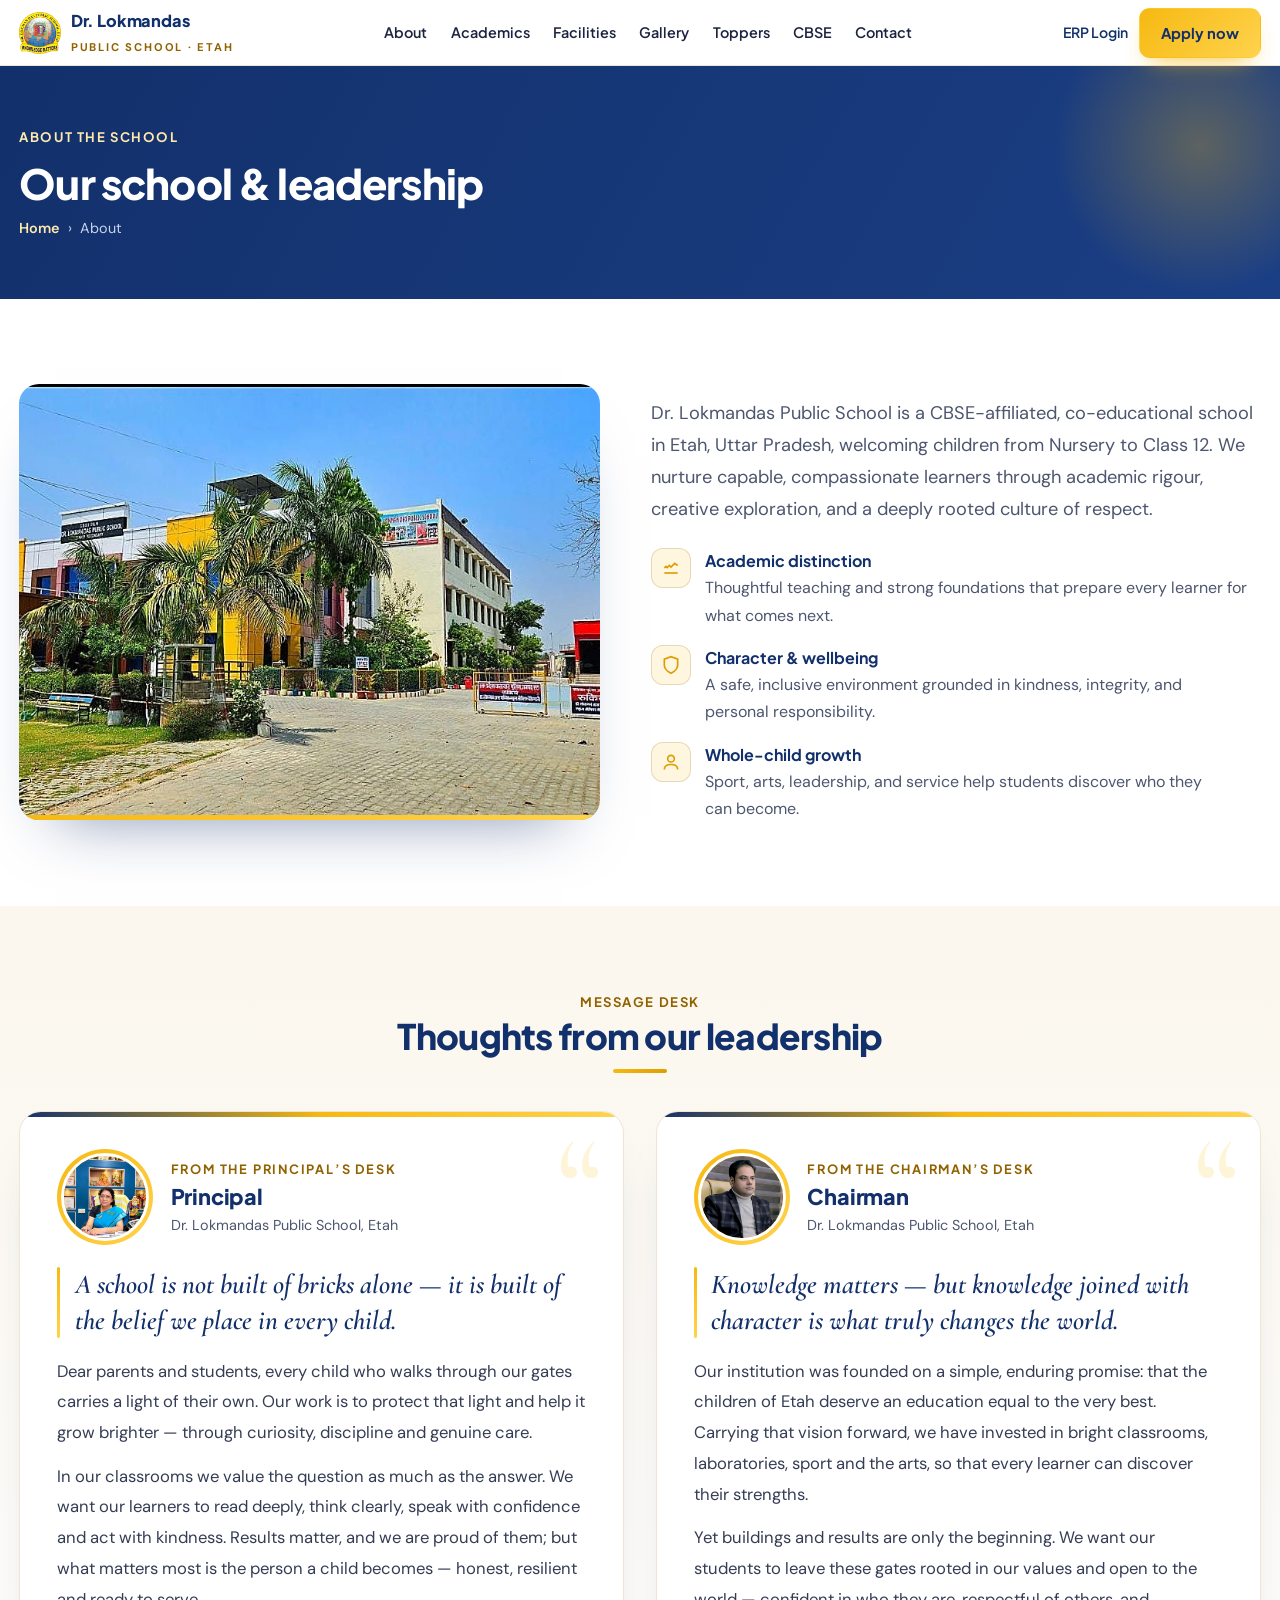
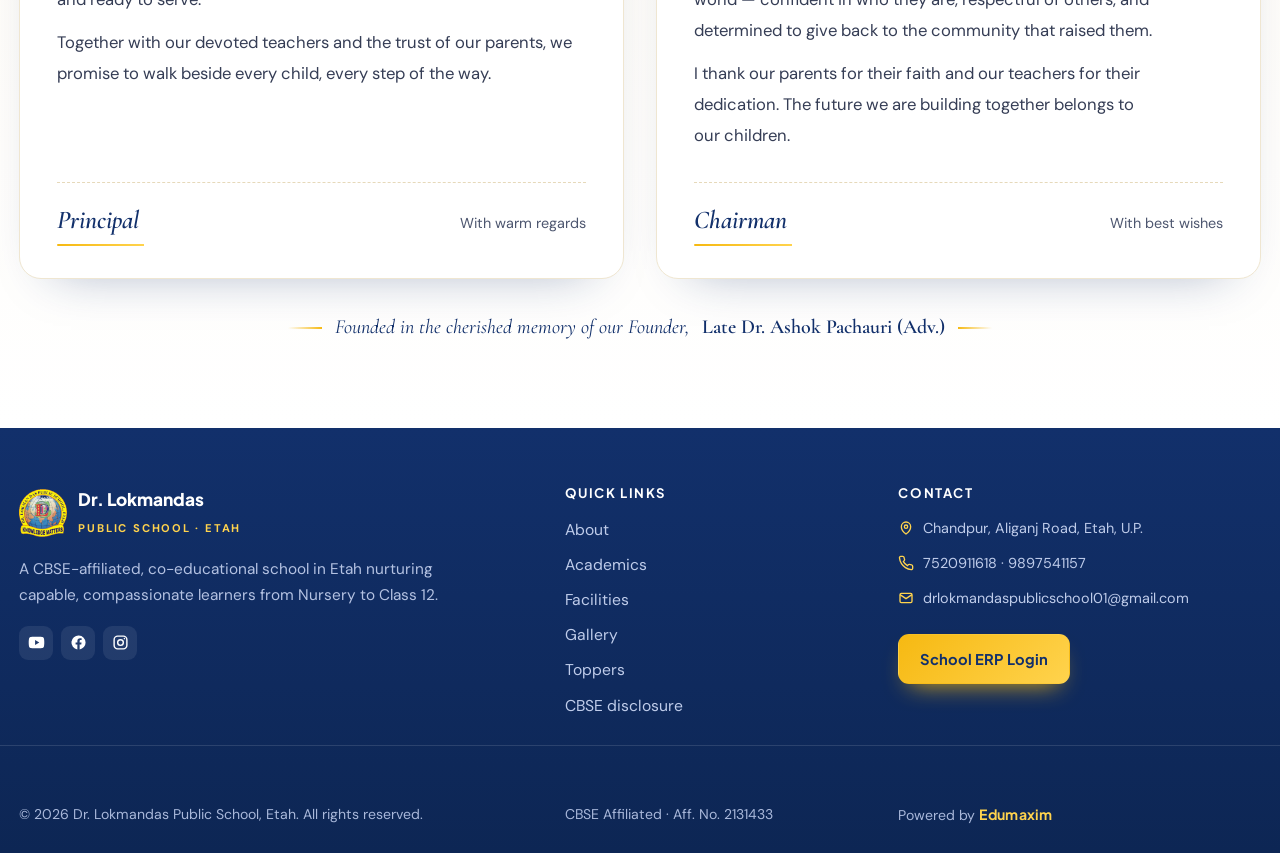
<file: about.html>
<!DOCTYPE html>
<html lang="en">
<head>
<meta charset="UTF-8" />
<meta name="viewport" content="width=device-width, initial-scale=1" />
<title>About | Dr. Lokmandas Public School</title>
<meta name="description" content="Dr. Lokmandas Public School, Etah — a CBSE school (Aff. No. 2131433) from Nursery to Class 12. Admissions open 2026–27." />
<link rel="preconnect" href="https://fonts.googleapis.com" />
<link rel="preconnect" href="https://fonts.gstatic.com" crossorigin />
<link href="https://fonts.googleapis.com/css2?family=Plus+Jakarta+Sans:wght@500;600;700;800&family=DM+Sans:opsz,wght@9..40,400;9..40,500;9..40,600;9..40,700&family=Cormorant+Garamond:ital,wght@0,600;1,500;1,600&display=swap" rel="stylesheet" />
<link rel="icon" href="favicon.ico" sizes="any" />
<link rel="icon" type="image/png" sizes="32x32" href="img/favicon-32.png" />
<link rel="icon" type="image/png" sizes="192x192" href="img/favicon-192.png" />
<link rel="apple-touch-icon" href="img/apple-touch-icon.png" />
<meta name="theme-color" content="#12306b" />
<link rel="stylesheet" href="styles.css" />
</head>
<body>

<header class="nav" id="nav">
  <div class="wrap nav-in">
    <a class="brand" href="index.html">
      <img src="img/crest.png" alt="Dr. Lokmandas Public School crest" />
      <span><b>Dr. Lokmandas</b><small>PUBLIC SCHOOL · ETAH</small></span>
    </a>
    <nav class="menu">
      <a href="about.html">About</a>
      <a href="academics.html">Academics</a>
      <a href="facilities.html">Facilities</a>
      <a href="gallery.html">Gallery</a>
      <a href="toppers.html">Toppers</a>
      <a href="cbse.html">CBSE</a>
      <a href="contact.html">Contact</a>
    </nav>
    <div class="nav-cta">
      <a class="login" href="https://lockmandas-school-erp-web.vercel.app/login" target="_blank" rel="noopener">ERP Login</a>
      <a class="btn btn-gold" href="contact.html">Apply now</a>
      <button class="hamburger" id="burger" aria-label="Open menu" aria-expanded="false"><span></span><span></span><span></span></button>
    </div>
  </div>
</header>

<div class="scrim" id="scrim"></div>
<aside class="drawer" id="drawer" aria-hidden="true">
  <div class="d-head"><span style="font-family:var(--fd);font-weight:800;font-size:1.05rem;color:var(--navy)">Menu</span>
    <button class="d-close" id="dClose" aria-label="Close menu">&times;</button></div>
  <a class="dl" href="about.html">About</a>
  <a class="dl" href="academics.html">Academics</a>
  <a class="dl" href="facilities.html">Facilities</a>
  <a class="dl" href="gallery.html">Gallery</a>
  <a class="dl" href="about.html#messages">Leadership</a>
  <a class="dl" href="toppers.html">Toppers</a>
  <a class="dl" href="cbse.html">CBSE</a>
  <a class="dl" href="contact.html">Contact</a>
  <a class="btn btn-line d-cta" href="https://lockmandas-school-erp-web.vercel.app/login" target="_blank" rel="noopener">ERP Login</a>
  <a class="btn btn-gold d-cta" href="contact.html">Apply for 2026–27</a>
  <div class="social d-social">
    <a href="https://youtube.com/@drlokmandaspublicschool7262" target="_blank" rel="noopener" aria-label="YouTube"><svg viewBox="0 0 24 24" fill="currentColor"><path d="M23 12s0-3.8-.5-5.6a2.9 2.9 0 0 0-2-2C18.7 4 12 4 12 4s-6.7 0-8.5.4a2.9 2.9 0 0 0-2 2C1 8.2 1 12 1 12s0 3.8.5 5.6a2.9 2.9 0 0 0 2 2C5.3 20 12 20 12 20s6.7 0 8.5-.4a2.9 2.9 0 0 0 2-2C23 15.8 23 12 23 12zM10 15.5v-7l6 3.5z"/></svg></a>
    <a href="https://www.facebook.com/share/1CNdkbkCRL/" target="_blank" rel="noopener" aria-label="Facebook"><svg viewBox="0 0 24 24" fill="currentColor"><path d="M22 12a10 10 0 1 0-11.6 9.9v-7H7.9V12h2.5V9.8c0-2.5 1.5-3.9 3.8-3.9 1.1 0 2.2.2 2.2.2v2.5h-1.2c-1.2 0-1.6.75-1.6 1.5V12h2.7l-.4 2.9h-2.3v7A10 10 0 0 0 22 12z"/></svg></a>
    <a href="https://www.instagram.com/dldpsgroup" target="_blank" rel="noopener" aria-label="Instagram"><svg viewBox="0 0 24 24" fill="none" stroke="currentColor" stroke-width="2"><rect x="3" y="3" width="18" height="18" rx="5"/><circle cx="12" cy="12" r="4"/><circle cx="17.5" cy="6.5" r="1.1" fill="currentColor" stroke="none"/></svg></a>
  </div>
</aside>

<main>
  <section class="page-top"><div class="wrap"><span class="eyebrow c">About the school</span><h1>Our school &amp; leadership</h1><p class="crumb"><a href="index.html">Home</a> &nbsp;&rsaquo;&nbsp; About</p></div></section>
  <section class="about" id="about">
  <div class="wrap">
    <div class="about-img reveal"><img src="img/campus-front.jpg" alt="Dr. Lokmandas Public School campus" /></div>
    <div class="reveal">
      <p class="lead">Dr. Lokmandas Public School is a CBSE-affiliated, co-educational school in Etah, Uttar Pradesh, welcoming children from Nursery to Class 12. We nurture capable, compassionate learners through academic rigour, creative exploration, and a deeply rooted culture of respect.</p>
      <div class="pts">
        <div class="pt"><span class="n"><svg viewBox="0 0 24 24" fill="none" stroke="currentColor" stroke-width="2"><path d="m4 12 2-2 1.5 1.5L10 9l2 2 4.5-4.5L20 9"/><path d="M4 18h16"/></svg></span><div><b>Academic distinction</b><p>Thoughtful teaching and strong foundations that prepare every learner for what comes next.</p></div></div>
        <div class="pt"><span class="n"><svg viewBox="0 0 24 24" fill="none" stroke="currentColor" stroke-width="2"><path d="M12 22s8-4 8-10V5l-8-3-8 3v7c0 6 8 10 8 10z"/></svg></span><div><b>Character &amp; wellbeing</b><p>A safe, inclusive environment grounded in kindness, integrity, and personal responsibility.</p></div></div>
        <div class="pt"><span class="n"><svg viewBox="0 0 24 24" fill="none" stroke="currentColor" stroke-width="2"><circle cx="12" cy="8" r="4"/><path d="M4 21c0-4 3.5-6 8-6s8 2 8 6"/></svg></span><div><b>Whole-child growth</b><p>Sport, arts, leadership, and service help students discover who they can become.</p></div></div>
      </div>
    </div>
  </div>
</section>
<section class="leaders" id="messages">
  <div class="wrap">
    <div class="sec-head center reveal">
      <span class="eyebrow c">Message desk</span>
      <h2 class="sec-title">Thoughts from our leadership</h2>
      <div class="rule"></div>
    </div>
    <div class="lgrid">
      <article class="lcard">
        <div class="lhead">
          <div class="lpic"><img src="img/principal.jpg" alt="Principal of Dr. Lokmandas Public School" /></div>
          <div><span class="lrole">From the Principal&rsquo;s desk</span><h3>Principal</h3><small>Dr. Lokmandas Public School, Etah</small></div>
        </div>
        <blockquote class="lthought">A school is not built of bricks alone &mdash; it is built of the belief we place in every child.</blockquote>
        <div class="lbody">
          <p>Dear parents and students, every child who walks through our gates carries a light of their own. Our work is to protect that light and help it grow brighter &mdash; through curiosity, discipline and genuine care.</p>
          <p>In our classrooms we value the question as much as the answer. We want our learners to read deeply, think clearly, speak with confidence and act with kindness. Results matter, and we are proud of them; but what matters most is the person a child becomes &mdash; honest, resilient and ready to serve.</p>
          <p>Together with our devoted teachers and the trust of our parents, we promise to walk beside every child, every step of the way.</p>
        </div>
        <div class="lsign"><span>Principal</span><small>With warm regards</small></div>
      </article>
      <article class="lcard">
        <div class="lhead">
          <div class="lpic"><img src="img/chairman.jpg" alt="Chairman of Dr. Lokmandas Public School" /></div>
          <div><span class="lrole">From the Chairman&rsquo;s desk</span><h3>Chairman</h3><small>Dr. Lokmandas Public School, Etah</small></div>
        </div>
        <blockquote class="lthought">Knowledge matters &mdash; but knowledge joined with character is what truly changes the world.</blockquote>
        <div class="lbody">
          <p>Our institution was founded on a simple, enduring promise: that the children of Etah deserve an education equal to the very best. Carrying that vision forward, we have invested in bright classrooms, laboratories, sport and the arts, so that every learner can discover their strengths.</p>
          <p>Yet buildings and results are only the beginning. We want our students to leave these gates rooted in our values and open to the world &mdash; confident in who they are, respectful of others, and determined to give back to the community that raised them.</p>
          <p>I thank our parents for their faith and our teachers for their dedication. The future we are building together belongs to our children.</p>
        </div>
        <div class="lsign"><span>Chairman</span><small>With best wishes</small></div>
      </article>
    </div>
    <p class="founder reveal"><span class="fdot"></span>Founded in the cherished memory of our Founder, <b>Late Dr. Ashok Pachauri (Adv.)</b><span class="fdot"></span></p>
  </div>
</section>
</main>

<footer class="site">
  <div class="wrap">
    <div class="fb-col">
      <div class="fb"><img src="img/crest.png" alt="" /><div><b>Dr. Lokmandas</b><small>PUBLIC SCHOOL · ETAH</small></div></div>
      <p class="fa">A CBSE-affiliated, co-educational school in Etah nurturing capable, compassionate learners from Nursery to Class 12.</p>
      <div class="social f-social">
        <a href="https://youtube.com/@drlokmandaspublicschool7262" target="_blank" rel="noopener" aria-label="YouTube"><svg viewBox="0 0 24 24" fill="currentColor"><path d="M23 12s0-3.8-.5-5.6a2.9 2.9 0 0 0-2-2C18.7 4 12 4 12 4s-6.7 0-8.5.4a2.9 2.9 0 0 0-2 2C1 8.2 1 12 1 12s0 3.8.5 5.6a2.9 2.9 0 0 0 2 2C5.3 20 12 20 12 20s6.7 0 8.5-.4a2.9 2.9 0 0 0 2-2C23 15.8 23 12 23 12zM10 15.5v-7l6 3.5z"/></svg></a>
        <a href="https://www.facebook.com/share/1CNdkbkCRL/" target="_blank" rel="noopener" aria-label="Facebook"><svg viewBox="0 0 24 24" fill="currentColor"><path d="M22 12a10 10 0 1 0-11.6 9.9v-7H7.9V12h2.5V9.8c0-2.5 1.5-3.9 3.8-3.9 1.1 0 2.2.2 2.2.2v2.5h-1.2c-1.2 0-1.6.75-1.6 1.5V12h2.7l-.4 2.9h-2.3v7A10 10 0 0 0 22 12z"/></svg></a>
        <a href="https://www.instagram.com/dldpsgroup" target="_blank" rel="noopener" aria-label="Instagram"><svg viewBox="0 0 24 24" fill="none" stroke="currentColor" stroke-width="2"><rect x="3" y="3" width="18" height="18" rx="5"/><circle cx="12" cy="12" r="4"/><circle cx="17.5" cy="6.5" r="1.1" fill="currentColor" stroke="none"/></svg></a>
      </div>
    </div>
    <div>
      <h4>Quick links</h4>
      <ul>
        <li><a href="about.html">About</a></li>
        <li><a href="academics.html">Academics</a></li>
        <li><a href="facilities.html">Facilities</a></li>
        <li><a href="gallery.html">Gallery</a></li>
        <li><a href="toppers.html">Toppers</a></li>
        <li><a href="cbse.html">CBSE disclosure</a></li>
      </ul>
    </div>
    <div class="fc">
      <h4>Contact</h4>
      <div><svg viewBox="0 0 24 24" fill="none" stroke="currentColor" stroke-width="2"><path d="M12 21s-7-5.2-7-11a7 7 0 0 1 14 0c0 5.8-7 11-7 11z"/><circle cx="12" cy="10" r="2.5"/></svg><span>Chandpur, Aliganj Road, Etah, U.P.</span></div>
      <div><svg viewBox="0 0 24 24" fill="none" stroke="currentColor" stroke-width="2"><path d="M22 16.9v3a2 2 0 0 1-2.2 2 19.8 19.8 0 0 1-8.6-3 19.5 19.5 0 0 1-6-6 19.8 19.8 0 0 1-3-8.6A2 2 0 0 1 4.1 2h3a2 2 0 0 1 2 1.7c.1 1 .4 1.9.7 2.8a2 2 0 0 1-.5 2.1L8.1 9.9a16 16 0 0 0 6 6l1.3-1.3a2 2 0 0 1 2.1-.4c.9.3 1.8.6 2.8.7a2 2 0 0 1 1.7 2z"/></svg><span>7520911618 · 9897541157</span></div>
      <div><svg viewBox="0 0 24 24" fill="none" stroke="currentColor" stroke-width="2"><rect x="3" y="5" width="18" height="14" rx="2"/><path d="m3 7 9 6 9-6"/></svg><a href="mailto:drlokmandaspublicschool01@gmail.com">drlokmandaspublicschool01@gmail.com</a></div>
      <a class="btn btn-gold" href="https://lockmandas-school-erp-web.vercel.app/login" target="_blank" rel="noopener" style="margin-top:.8rem">School ERP Login</a>
    </div>
  </div>
  <div class="fbot">
    <div class="wrap">
      <span>© 2026 Dr. Lokmandas Public School, Etah. All rights reserved.</span>
      <span>CBSE Affiliated · Aff. No. 2131433</span>
      <span class="powered">Powered by <a href="https://www.edumaxim.com/" target="_blank" rel="noopener"><b>Edumaxim</b></a></span>
    </div>
  </div>
</footer>

<button class="to-top" id="toTop" aria-label="Back to top"><svg viewBox="0 0 24 24" fill="none" stroke="currentColor" stroke-width="2.2"><path d="M12 19V5M6 11l6-6 6 6"/></svg></button>
<script src="script.js" defer></script>
</body>
</html>
</file>
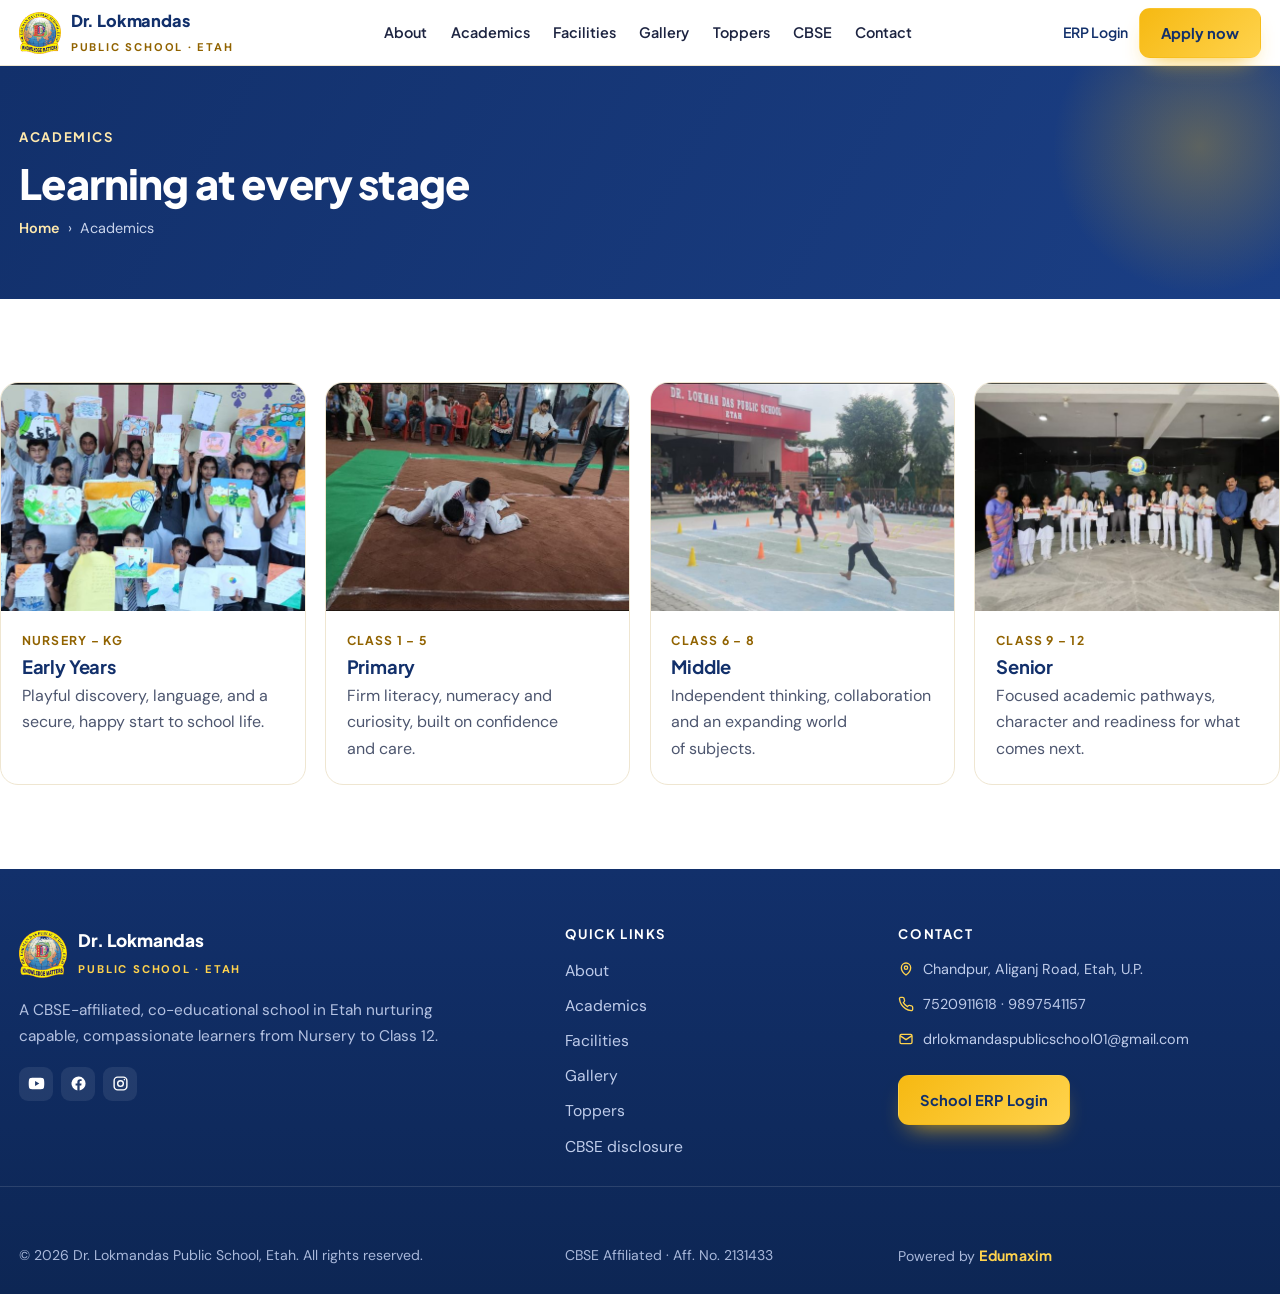
<file: academics.html>
<!DOCTYPE html>
<html lang="en">
<head>
<meta charset="UTF-8" />
<meta name="viewport" content="width=device-width, initial-scale=1" />
<title>Academics | Dr. Lokmandas Public School</title>
<meta name="description" content="Dr. Lokmandas Public School, Etah — a CBSE school (Aff. No. 2131433) from Nursery to Class 12. Admissions open 2026–27." />
<link rel="preconnect" href="https://fonts.googleapis.com" />
<link rel="preconnect" href="https://fonts.gstatic.com" crossorigin />
<link href="https://fonts.googleapis.com/css2?family=Plus+Jakarta+Sans:wght@500;600;700;800&family=DM+Sans:opsz,wght@9..40,400;9..40,500;9..40,600;9..40,700&family=Cormorant+Garamond:ital,wght@0,600;1,500;1,600&display=swap" rel="stylesheet" />
<link rel="icon" href="favicon.ico" sizes="any" />
<link rel="icon" type="image/png" sizes="32x32" href="img/favicon-32.png" />
<link rel="icon" type="image/png" sizes="192x192" href="img/favicon-192.png" />
<link rel="apple-touch-icon" href="img/apple-touch-icon.png" />
<meta name="theme-color" content="#12306b" />
<link rel="stylesheet" href="styles.css" />
</head>
<body>

<header class="nav" id="nav">
  <div class="wrap nav-in">
    <a class="brand" href="index.html">
      <img src="img/crest.png" alt="Dr. Lokmandas Public School crest" />
      <span><b>Dr. Lokmandas</b><small>PUBLIC SCHOOL · ETAH</small></span>
    </a>
    <nav class="menu">
      <a href="about.html">About</a>
      <a href="academics.html">Academics</a>
      <a href="facilities.html">Facilities</a>
      <a href="gallery.html">Gallery</a>
      <a href="toppers.html">Toppers</a>
      <a href="cbse.html">CBSE</a>
      <a href="contact.html">Contact</a>
    </nav>
    <div class="nav-cta">
      <a class="login" href="https://lockmandas-school-erp-web.vercel.app/login" target="_blank" rel="noopener">ERP Login</a>
      <a class="btn btn-gold" href="contact.html">Apply now</a>
      <button class="hamburger" id="burger" aria-label="Open menu" aria-expanded="false"><span></span><span></span><span></span></button>
    </div>
  </div>
</header>

<div class="scrim" id="scrim"></div>
<aside class="drawer" id="drawer" aria-hidden="true">
  <div class="d-head"><span style="font-family:var(--fd);font-weight:800;font-size:1.05rem;color:var(--navy)">Menu</span>
    <button class="d-close" id="dClose" aria-label="Close menu">&times;</button></div>
  <a class="dl" href="about.html">About</a>
  <a class="dl" href="academics.html">Academics</a>
  <a class="dl" href="facilities.html">Facilities</a>
  <a class="dl" href="gallery.html">Gallery</a>
  <a class="dl" href="about.html#messages">Leadership</a>
  <a class="dl" href="toppers.html">Toppers</a>
  <a class="dl" href="cbse.html">CBSE</a>
  <a class="dl" href="contact.html">Contact</a>
  <a class="btn btn-line d-cta" href="https://lockmandas-school-erp-web.vercel.app/login" target="_blank" rel="noopener">ERP Login</a>
  <a class="btn btn-gold d-cta" href="contact.html">Apply for 2026–27</a>
  <div class="social d-social">
    <a href="https://youtube.com/@drlokmandaspublicschool7262" target="_blank" rel="noopener" aria-label="YouTube"><svg viewBox="0 0 24 24" fill="currentColor"><path d="M23 12s0-3.8-.5-5.6a2.9 2.9 0 0 0-2-2C18.7 4 12 4 12 4s-6.7 0-8.5.4a2.9 2.9 0 0 0-2 2C1 8.2 1 12 1 12s0 3.8.5 5.6a2.9 2.9 0 0 0 2 2C5.3 20 12 20 12 20s6.7 0 8.5-.4a2.9 2.9 0 0 0 2-2C23 15.8 23 12 23 12zM10 15.5v-7l6 3.5z"/></svg></a>
    <a href="https://www.facebook.com/share/1CNdkbkCRL/" target="_blank" rel="noopener" aria-label="Facebook"><svg viewBox="0 0 24 24" fill="currentColor"><path d="M22 12a10 10 0 1 0-11.6 9.9v-7H7.9V12h2.5V9.8c0-2.5 1.5-3.9 3.8-3.9 1.1 0 2.2.2 2.2.2v2.5h-1.2c-1.2 0-1.6.75-1.6 1.5V12h2.7l-.4 2.9h-2.3v7A10 10 0 0 0 22 12z"/></svg></a>
    <a href="https://www.instagram.com/dldpsgroup" target="_blank" rel="noopener" aria-label="Instagram"><svg viewBox="0 0 24 24" fill="none" stroke="currentColor" stroke-width="2"><rect x="3" y="3" width="18" height="18" rx="5"/><circle cx="12" cy="12" r="4"/><circle cx="17.5" cy="6.5" r="1.1" fill="currentColor" stroke="none"/></svg></a>
  </div>
</aside>

<main>
  <section class="page-top"><div class="wrap"><span class="eyebrow c">Academics</span><h1>Learning at every stage</h1><p class="crumb"><a href="index.html">Home</a> &nbsp;&rsaquo;&nbsp; Academics</p></div></section>
  <section id="academics">
  <div class="wrap">
    </div>
    <div class="cards">
      <article class="pcard reveal"><div class="ph"><img src="img/prog-early.jpg" alt="Early Years" /></div><div class="bd"><span class="tag">Nursery – KG</span><h3>Early Years</h3><p>Playful discovery, language, and a secure, happy start to school life.</p></div></article>
      <article class="pcard reveal"><div class="ph"><img src="img/prog-primary.jpg" alt="Primary" /></div><div class="bd"><span class="tag">Class 1 – 5</span><h3>Primary</h3><p>Firm literacy, numeracy and curiosity, built on confidence and care.</p></div></article>
      <article class="pcard reveal"><div class="ph"><img src="img/prog-middle.jpg" alt="Middle" /></div><div class="bd"><span class="tag">Class 6 – 8</span><h3>Middle</h3><p>Independent thinking, collaboration and an expanding world of subjects.</p></div></article>
      <article class="pcard reveal"><div class="ph"><img src="img/prog-senior.jpg" alt="Senior" /></div><div class="bd"><span class="tag">Class 9 – 12</span><h3>Senior</h3><p>Focused academic pathways, character and readiness for what comes next.</p></div></article>
    </div>
  </div>
</section>
</main>

<footer class="site">
  <div class="wrap">
    <div class="fb-col">
      <div class="fb"><img src="img/crest.png" alt="" /><div><b>Dr. Lokmandas</b><small>PUBLIC SCHOOL · ETAH</small></div></div>
      <p class="fa">A CBSE-affiliated, co-educational school in Etah nurturing capable, compassionate learners from Nursery to Class 12.</p>
      <div class="social f-social">
        <a href="https://youtube.com/@drlokmandaspublicschool7262" target="_blank" rel="noopener" aria-label="YouTube"><svg viewBox="0 0 24 24" fill="currentColor"><path d="M23 12s0-3.8-.5-5.6a2.9 2.9 0 0 0-2-2C18.7 4 12 4 12 4s-6.7 0-8.5.4a2.9 2.9 0 0 0-2 2C1 8.2 1 12 1 12s0 3.8.5 5.6a2.9 2.9 0 0 0 2 2C5.3 20 12 20 12 20s6.7 0 8.5-.4a2.9 2.9 0 0 0 2-2C23 15.8 23 12 23 12zM10 15.5v-7l6 3.5z"/></svg></a>
        <a href="https://www.facebook.com/share/1CNdkbkCRL/" target="_blank" rel="noopener" aria-label="Facebook"><svg viewBox="0 0 24 24" fill="currentColor"><path d="M22 12a10 10 0 1 0-11.6 9.9v-7H7.9V12h2.5V9.8c0-2.5 1.5-3.9 3.8-3.9 1.1 0 2.2.2 2.2.2v2.5h-1.2c-1.2 0-1.6.75-1.6 1.5V12h2.7l-.4 2.9h-2.3v7A10 10 0 0 0 22 12z"/></svg></a>
        <a href="https://www.instagram.com/dldpsgroup" target="_blank" rel="noopener" aria-label="Instagram"><svg viewBox="0 0 24 24" fill="none" stroke="currentColor" stroke-width="2"><rect x="3" y="3" width="18" height="18" rx="5"/><circle cx="12" cy="12" r="4"/><circle cx="17.5" cy="6.5" r="1.1" fill="currentColor" stroke="none"/></svg></a>
      </div>
    </div>
    <div>
      <h4>Quick links</h4>
      <ul>
        <li><a href="about.html">About</a></li>
        <li><a href="academics.html">Academics</a></li>
        <li><a href="facilities.html">Facilities</a></li>
        <li><a href="gallery.html">Gallery</a></li>
        <li><a href="toppers.html">Toppers</a></li>
        <li><a href="cbse.html">CBSE disclosure</a></li>
      </ul>
    </div>
    <div class="fc">
      <h4>Contact</h4>
      <div><svg viewBox="0 0 24 24" fill="none" stroke="currentColor" stroke-width="2"><path d="M12 21s-7-5.2-7-11a7 7 0 0 1 14 0c0 5.8-7 11-7 11z"/><circle cx="12" cy="10" r="2.5"/></svg><span>Chandpur, Aliganj Road, Etah, U.P.</span></div>
      <div><svg viewBox="0 0 24 24" fill="none" stroke="currentColor" stroke-width="2"><path d="M22 16.9v3a2 2 0 0 1-2.2 2 19.8 19.8 0 0 1-8.6-3 19.5 19.5 0 0 1-6-6 19.8 19.8 0 0 1-3-8.6A2 2 0 0 1 4.1 2h3a2 2 0 0 1 2 1.7c.1 1 .4 1.9.7 2.8a2 2 0 0 1-.5 2.1L8.1 9.9a16 16 0 0 0 6 6l1.3-1.3a2 2 0 0 1 2.1-.4c.9.3 1.8.6 2.8.7a2 2 0 0 1 1.7 2z"/></svg><span>7520911618 · 9897541157</span></div>
      <div><svg viewBox="0 0 24 24" fill="none" stroke="currentColor" stroke-width="2"><rect x="3" y="5" width="18" height="14" rx="2"/><path d="m3 7 9 6 9-6"/></svg><a href="mailto:drlokmandaspublicschool01@gmail.com">drlokmandaspublicschool01@gmail.com</a></div>
      <a class="btn btn-gold" href="https://lockmandas-school-erp-web.vercel.app/login" target="_blank" rel="noopener" style="margin-top:.8rem">School ERP Login</a>
    </div>
  </div>
  <div class="fbot">
    <div class="wrap">
      <span>© 2026 Dr. Lokmandas Public School, Etah. All rights reserved.</span>
      <span>CBSE Affiliated · Aff. No. 2131433</span>
      <span class="powered">Powered by <a href="https://www.edumaxim.com/" target="_blank" rel="noopener"><b>Edumaxim</b></a></span>
    </div>
  </div>
</footer>

<button class="to-top" id="toTop" aria-label="Back to top"><svg viewBox="0 0 24 24" fill="none" stroke="currentColor" stroke-width="2.2"><path d="M12 19V5M6 11l6-6 6 6"/></svg></button>
<script src="script.js" defer></script>
</body>
</html>
</file>
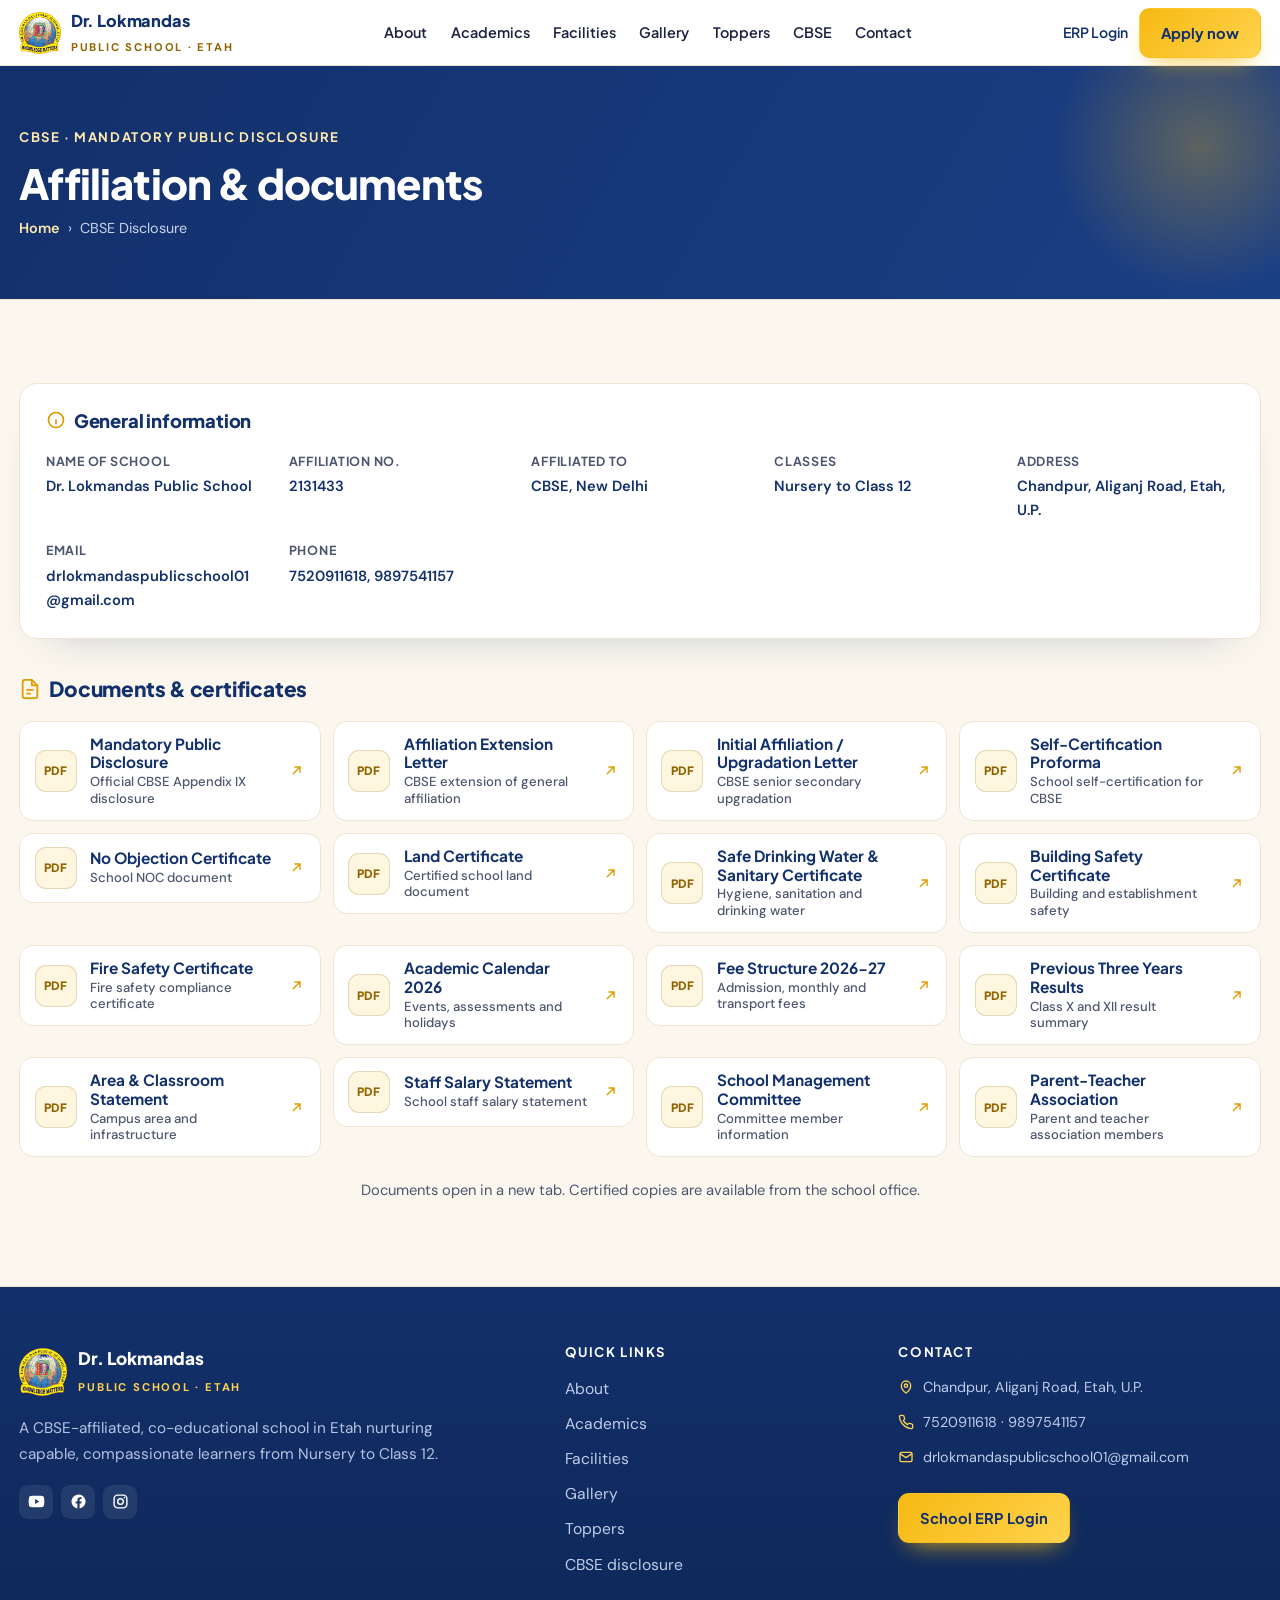
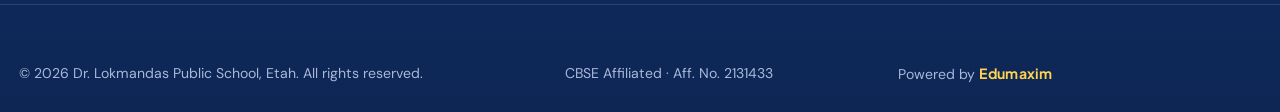
<file: cbse.html>
<!DOCTYPE html>
<html lang="en">
<head>
<meta charset="UTF-8" />
<meta name="viewport" content="width=device-width, initial-scale=1" />
<title>CBSE Disclosure | Dr. Lokmandas Public School</title>
<meta name="description" content="Dr. Lokmandas Public School, Etah — a CBSE school (Aff. No. 2131433) from Nursery to Class 12. Admissions open 2026–27." />
<link rel="preconnect" href="https://fonts.googleapis.com" />
<link rel="preconnect" href="https://fonts.gstatic.com" crossorigin />
<link href="https://fonts.googleapis.com/css2?family=Plus+Jakarta+Sans:wght@500;600;700;800&family=DM+Sans:opsz,wght@9..40,400;9..40,500;9..40,600;9..40,700&family=Cormorant+Garamond:ital,wght@0,600;1,500;1,600&display=swap" rel="stylesheet" />
<link rel="icon" href="favicon.ico" sizes="any" />
<link rel="icon" type="image/png" sizes="32x32" href="img/favicon-32.png" />
<link rel="icon" type="image/png" sizes="192x192" href="img/favicon-192.png" />
<link rel="apple-touch-icon" href="img/apple-touch-icon.png" />
<meta name="theme-color" content="#12306b" />
<link rel="stylesheet" href="styles.css" />
</head>
<body>

<header class="nav" id="nav">
  <div class="wrap nav-in">
    <a class="brand" href="index.html">
      <img src="img/crest.png" alt="Dr. Lokmandas Public School crest" />
      <span><b>Dr. Lokmandas</b><small>PUBLIC SCHOOL · ETAH</small></span>
    </a>
    <nav class="menu">
      <a href="about.html">About</a>
      <a href="academics.html">Academics</a>
      <a href="facilities.html">Facilities</a>
      <a href="gallery.html">Gallery</a>
      <a href="toppers.html">Toppers</a>
      <a href="cbse.html">CBSE</a>
      <a href="contact.html">Contact</a>
    </nav>
    <div class="nav-cta">
      <a class="login" href="https://lockmandas-school-erp-web.vercel.app/login" target="_blank" rel="noopener">ERP Login</a>
      <a class="btn btn-gold" href="contact.html">Apply now</a>
      <button class="hamburger" id="burger" aria-label="Open menu" aria-expanded="false"><span></span><span></span><span></span></button>
    </div>
  </div>
</header>

<div class="scrim" id="scrim"></div>
<aside class="drawer" id="drawer" aria-hidden="true">
  <div class="d-head"><span style="font-family:var(--fd);font-weight:800;font-size:1.05rem;color:var(--navy)">Menu</span>
    <button class="d-close" id="dClose" aria-label="Close menu">&times;</button></div>
  <a class="dl" href="about.html">About</a>
  <a class="dl" href="academics.html">Academics</a>
  <a class="dl" href="facilities.html">Facilities</a>
  <a class="dl" href="gallery.html">Gallery</a>
  <a class="dl" href="about.html#messages">Leadership</a>
  <a class="dl" href="toppers.html">Toppers</a>
  <a class="dl" href="cbse.html">CBSE</a>
  <a class="dl" href="contact.html">Contact</a>
  <a class="btn btn-line d-cta" href="https://lockmandas-school-erp-web.vercel.app/login" target="_blank" rel="noopener">ERP Login</a>
  <a class="btn btn-gold d-cta" href="contact.html">Apply for 2026–27</a>
  <div class="social d-social">
    <a href="https://youtube.com/@drlokmandaspublicschool7262" target="_blank" rel="noopener" aria-label="YouTube"><svg viewBox="0 0 24 24" fill="currentColor"><path d="M23 12s0-3.8-.5-5.6a2.9 2.9 0 0 0-2-2C18.7 4 12 4 12 4s-6.7 0-8.5.4a2.9 2.9 0 0 0-2 2C1 8.2 1 12 1 12s0 3.8.5 5.6a2.9 2.9 0 0 0 2 2C5.3 20 12 20 12 20s6.7 0 8.5-.4a2.9 2.9 0 0 0 2-2C23 15.8 23 12 23 12zM10 15.5v-7l6 3.5z"/></svg></a>
    <a href="https://www.facebook.com/share/1CNdkbkCRL/" target="_blank" rel="noopener" aria-label="Facebook"><svg viewBox="0 0 24 24" fill="currentColor"><path d="M22 12a10 10 0 1 0-11.6 9.9v-7H7.9V12h2.5V9.8c0-2.5 1.5-3.9 3.8-3.9 1.1 0 2.2.2 2.2.2v2.5h-1.2c-1.2 0-1.6.75-1.6 1.5V12h2.7l-.4 2.9h-2.3v7A10 10 0 0 0 22 12z"/></svg></a>
    <a href="https://www.instagram.com/dldpsgroup" target="_blank" rel="noopener" aria-label="Instagram"><svg viewBox="0 0 24 24" fill="none" stroke="currentColor" stroke-width="2"><rect x="3" y="3" width="18" height="18" rx="5"/><circle cx="12" cy="12" r="4"/><circle cx="17.5" cy="6.5" r="1.1" fill="currentColor" stroke="none"/></svg></a>
  </div>
</aside>

<main>
  <section class="page-top">
    <div class="wrap">
      <span class="eyebrow c">CBSE &middot; Mandatory Public Disclosure</span>
      <h1>Affiliation &amp; documents</h1>
      <p class="crumb"><a href="index.html">Home</a> &nbsp;&rsaquo;&nbsp; CBSE Disclosure</p>
    </div>
  </section>

  <section class="disclosure">
    <div class="wrap">
      <div class="disc-card disc-info reveal">
      <h3><svg viewBox="0 0 24 24" fill="none" stroke="currentColor" stroke-width="2"><circle cx="12" cy="12" r="9"/><path d="M12 8h.01M11 12h1v4h1"/></svg>General information</h3>
      <dl class="disc-info-grid">
        <div><dt>Name of school</dt><dd>Dr. Lokmandas Public School</dd></div>
        <div><dt>Affiliation No.</dt><dd>2131433</dd></div>
        <div><dt>Affiliated to</dt><dd>CBSE, New Delhi</dd></div>
        <div><dt>Classes</dt><dd>Nursery to Class 12</dd></div>
        <div><dt>Address</dt><dd>Chandpur, Aliganj Road, Etah, U.P.</dd></div>
        <div><dt>Email</dt><dd>drlokmandaspublicschool01@gmail.com</dd></div>
        <div><dt>Phone</dt><dd>7520911618, 9897541157</dd></div>
      </dl>
    </div>
    <h3 class="disc-docs-title"><svg viewBox="0 0 24 24" fill="none" stroke="currentColor" stroke-width="2"><path d="M14 2H6a2 2 0 0 0-2 2v16a2 2 0 0 0 2 2h12a2 2 0 0 0 2-2V8z"/><path d="M14 2v6h6M8 13h8M8 17h5"/></svg>Documents &amp; certificates</h3>
    <ul class="doc-grid reveal">
      <li><a href="docs/mandatory-public-disclosure.pdf" target="_blank" rel="noopener"><span class="pdf-ic">PDF</span><span class="doc-name"><b>Mandatory Public Disclosure</b><small>Official CBSE Appendix IX disclosure</small></span><span class="go"><svg viewBox="0 0 24 24" fill="none" stroke="currentColor" stroke-width="2"><path d="M7 17 17 7M9 7h8v8"/></svg></span></a></li>
      <li><a href="docs/affiliation-extension-letter.pdf" target="_blank" rel="noopener"><span class="pdf-ic">PDF</span><span class="doc-name"><b>Affiliation Extension Letter</b><small>CBSE extension of general affiliation</small></span><span class="go"><svg viewBox="0 0 24 24" fill="none" stroke="currentColor" stroke-width="2"><path d="M7 17 17 7M9 7h8v8"/></svg></span></a></li>
      <li><a href="docs/initial-affiliation-letter.pdf" target="_blank" rel="noopener"><span class="pdf-ic">PDF</span><span class="doc-name"><b>Initial Affiliation / Upgradation Letter</b><small>CBSE senior secondary upgradation</small></span><span class="go"><svg viewBox="0 0 24 24" fill="none" stroke="currentColor" stroke-width="2"><path d="M7 17 17 7M9 7h8v8"/></svg></span></a></li>
      <li><a href="docs/self-certification-proforma.pdf" target="_blank" rel="noopener"><span class="pdf-ic">PDF</span><span class="doc-name"><b>Self-Certification Proforma</b><small>School self-certification for CBSE</small></span><span class="go"><svg viewBox="0 0 24 24" fill="none" stroke="currentColor" stroke-width="2"><path d="M7 17 17 7M9 7h8v8"/></svg></span></a></li>
      <li><a href="docs/noc.pdf" target="_blank" rel="noopener"><span class="pdf-ic">PDF</span><span class="doc-name"><b>No Objection Certificate</b><small>School NOC document</small></span><span class="go"><svg viewBox="0 0 24 24" fill="none" stroke="currentColor" stroke-width="2"><path d="M7 17 17 7M9 7h8v8"/></svg></span></a></li>
      <li><a href="docs/land-certificate.pdf" target="_blank" rel="noopener"><span class="pdf-ic">PDF</span><span class="doc-name"><b>Land Certificate</b><small>Certified school land document</small></span><span class="go"><svg viewBox="0 0 24 24" fill="none" stroke="currentColor" stroke-width="2"><path d="M7 17 17 7M9 7h8v8"/></svg></span></a></li>
      <li><a href="docs/sanitary-certificate.pdf" target="_blank" rel="noopener"><span class="pdf-ic">PDF</span><span class="doc-name"><b>Safe Drinking Water &amp; Sanitary Certificate</b><small>Hygiene, sanitation and drinking water</small></span><span class="go"><svg viewBox="0 0 24 24" fill="none" stroke="currentColor" stroke-width="2"><path d="M7 17 17 7M9 7h8v8"/></svg></span></a></li>
      <li><a href="docs/building-safety-certificate.pdf" target="_blank" rel="noopener"><span class="pdf-ic">PDF</span><span class="doc-name"><b>Building Safety Certificate</b><small>Building and establishment safety</small></span><span class="go"><svg viewBox="0 0 24 24" fill="none" stroke="currentColor" stroke-width="2"><path d="M7 17 17 7M9 7h8v8"/></svg></span></a></li>
      <li><a href="docs/fire-safety-certificate.pdf" target="_blank" rel="noopener"><span class="pdf-ic">PDF</span><span class="doc-name"><b>Fire Safety Certificate</b><small>Fire safety compliance certificate</small></span><span class="go"><svg viewBox="0 0 24 24" fill="none" stroke="currentColor" stroke-width="2"><path d="M7 17 17 7M9 7h8v8"/></svg></span></a></li>
      <li><a href="docs/academic-calendar-2026.pdf" target="_blank" rel="noopener"><span class="pdf-ic">PDF</span><span class="doc-name"><b>Academic Calendar 2026</b><small>Events, assessments and holidays</small></span><span class="go"><svg viewBox="0 0 24 24" fill="none" stroke="currentColor" stroke-width="2"><path d="M7 17 17 7M9 7h8v8"/></svg></span></a></li>
      <li><a href="docs/fee-structure-2026-27.pdf" target="_blank" rel="noopener"><span class="pdf-ic">PDF</span><span class="doc-name"><b>Fee Structure 2026-27</b><small>Admission, monthly and transport fees</small></span><span class="go"><svg viewBox="0 0 24 24" fill="none" stroke="currentColor" stroke-width="2"><path d="M7 17 17 7M9 7h8v8"/></svg></span></a></li>
      <li><a href="docs/previous-three-years-results.pdf" target="_blank" rel="noopener"><span class="pdf-ic">PDF</span><span class="doc-name"><b>Previous Three Years Results</b><small>Class X and XII result summary</small></span><span class="go"><svg viewBox="0 0 24 24" fill="none" stroke="currentColor" stroke-width="2"><path d="M7 17 17 7M9 7h8v8"/></svg></span></a></li>
      <li><a href="docs/area-and-classrooms.pdf" target="_blank" rel="noopener"><span class="pdf-ic">PDF</span><span class="doc-name"><b>Area &amp; Classroom Statement</b><small>Campus area and infrastructure</small></span><span class="go"><svg viewBox="0 0 24 24" fill="none" stroke="currentColor" stroke-width="2"><path d="M7 17 17 7M9 7h8v8"/></svg></span></a></li>
      <li><a href="docs/staff-salary-statement.pdf" target="_blank" rel="noopener"><span class="pdf-ic">PDF</span><span class="doc-name"><b>Staff Salary Statement</b><small>School staff salary statement</small></span><span class="go"><svg viewBox="0 0 24 24" fill="none" stroke="currentColor" stroke-width="2"><path d="M7 17 17 7M9 7h8v8"/></svg></span></a></li>
      <li><a href="docs/school-management-committee.pdf" target="_blank" rel="noopener"><span class="pdf-ic">PDF</span><span class="doc-name"><b>School Management Committee</b><small>Committee member information</small></span><span class="go"><svg viewBox="0 0 24 24" fill="none" stroke="currentColor" stroke-width="2"><path d="M7 17 17 7M9 7h8v8"/></svg></span></a></li>
      <li><a href="docs/parent-teacher-association.pdf" target="_blank" rel="noopener"><span class="pdf-ic">PDF</span><span class="doc-name"><b>Parent-Teacher Association</b><small>Parent and teacher association members</small></span><span class="go"><svg viewBox="0 0 24 24" fill="none" stroke="currentColor" stroke-width="2"><path d="M7 17 17 7M9 7h8v8"/></svg></span></a></li>
    </ul>
    <p class="disc-note">Documents open in a new tab. Certified copies are available from the school office.</p>
    </div>
  </section>
</main>

<footer class="site">
  <div class="wrap">
    <div class="fb-col">
      <div class="fb"><img src="img/crest.png" alt="" /><div><b>Dr. Lokmandas</b><small>PUBLIC SCHOOL · ETAH</small></div></div>
      <p class="fa">A CBSE-affiliated, co-educational school in Etah nurturing capable, compassionate learners from Nursery to Class 12.</p>
      <div class="social f-social">
        <a href="https://youtube.com/@drlokmandaspublicschool7262" target="_blank" rel="noopener" aria-label="YouTube"><svg viewBox="0 0 24 24" fill="currentColor"><path d="M23 12s0-3.8-.5-5.6a2.9 2.9 0 0 0-2-2C18.7 4 12 4 12 4s-6.7 0-8.5.4a2.9 2.9 0 0 0-2 2C1 8.2 1 12 1 12s0 3.8.5 5.6a2.9 2.9 0 0 0 2 2C5.3 20 12 20 12 20s6.7 0 8.5-.4a2.9 2.9 0 0 0 2-2C23 15.8 23 12 23 12zM10 15.5v-7l6 3.5z"/></svg></a>
        <a href="https://www.facebook.com/share/1CNdkbkCRL/" target="_blank" rel="noopener" aria-label="Facebook"><svg viewBox="0 0 24 24" fill="currentColor"><path d="M22 12a10 10 0 1 0-11.6 9.9v-7H7.9V12h2.5V9.8c0-2.5 1.5-3.9 3.8-3.9 1.1 0 2.2.2 2.2.2v2.5h-1.2c-1.2 0-1.6.75-1.6 1.5V12h2.7l-.4 2.9h-2.3v7A10 10 0 0 0 22 12z"/></svg></a>
        <a href="https://www.instagram.com/dldpsgroup" target="_blank" rel="noopener" aria-label="Instagram"><svg viewBox="0 0 24 24" fill="none" stroke="currentColor" stroke-width="2"><rect x="3" y="3" width="18" height="18" rx="5"/><circle cx="12" cy="12" r="4"/><circle cx="17.5" cy="6.5" r="1.1" fill="currentColor" stroke="none"/></svg></a>
      </div>
    </div>
    <div>
      <h4>Quick links</h4>
      <ul>
        <li><a href="about.html">About</a></li>
        <li><a href="academics.html">Academics</a></li>
        <li><a href="facilities.html">Facilities</a></li>
        <li><a href="gallery.html">Gallery</a></li>
        <li><a href="toppers.html">Toppers</a></li>
        <li><a href="cbse.html">CBSE disclosure</a></li>
      </ul>
    </div>
    <div class="fc">
      <h4>Contact</h4>
      <div><svg viewBox="0 0 24 24" fill="none" stroke="currentColor" stroke-width="2"><path d="M12 21s-7-5.2-7-11a7 7 0 0 1 14 0c0 5.8-7 11-7 11z"/><circle cx="12" cy="10" r="2.5"/></svg><span>Chandpur, Aliganj Road, Etah, U.P.</span></div>
      <div><svg viewBox="0 0 24 24" fill="none" stroke="currentColor" stroke-width="2"><path d="M22 16.9v3a2 2 0 0 1-2.2 2 19.8 19.8 0 0 1-8.6-3 19.5 19.5 0 0 1-6-6 19.8 19.8 0 0 1-3-8.6A2 2 0 0 1 4.1 2h3a2 2 0 0 1 2 1.7c.1 1 .4 1.9.7 2.8a2 2 0 0 1-.5 2.1L8.1 9.9a16 16 0 0 0 6 6l1.3-1.3a2 2 0 0 1 2.1-.4c.9.3 1.8.6 2.8.7a2 2 0 0 1 1.7 2z"/></svg><span>7520911618 · 9897541157</span></div>
      <div><svg viewBox="0 0 24 24" fill="none" stroke="currentColor" stroke-width="2"><rect x="3" y="5" width="18" height="14" rx="2"/><path d="m3 7 9 6 9-6"/></svg><a href="mailto:drlokmandaspublicschool01@gmail.com">drlokmandaspublicschool01@gmail.com</a></div>
      <a class="btn btn-gold" href="https://lockmandas-school-erp-web.vercel.app/login" target="_blank" rel="noopener" style="margin-top:.8rem">School ERP Login</a>
    </div>
  </div>
  <div class="fbot">
    <div class="wrap">
      <span>© 2026 Dr. Lokmandas Public School, Etah. All rights reserved.</span>
      <span>CBSE Affiliated · Aff. No. 2131433</span>
      <span class="powered">Powered by <a href="https://www.edumaxim.com/" target="_blank" rel="noopener"><b>Edumaxim</b></a></span>
    </div>
  </div>
</footer>

<button class="to-top" id="toTop" aria-label="Back to top"><svg viewBox="0 0 24 24" fill="none" stroke="currentColor" stroke-width="2.2"><path d="M12 19V5M6 11l6-6 6 6"/></svg></button>
<script src="script.js" defer></script>
</body>
</html>
</file>
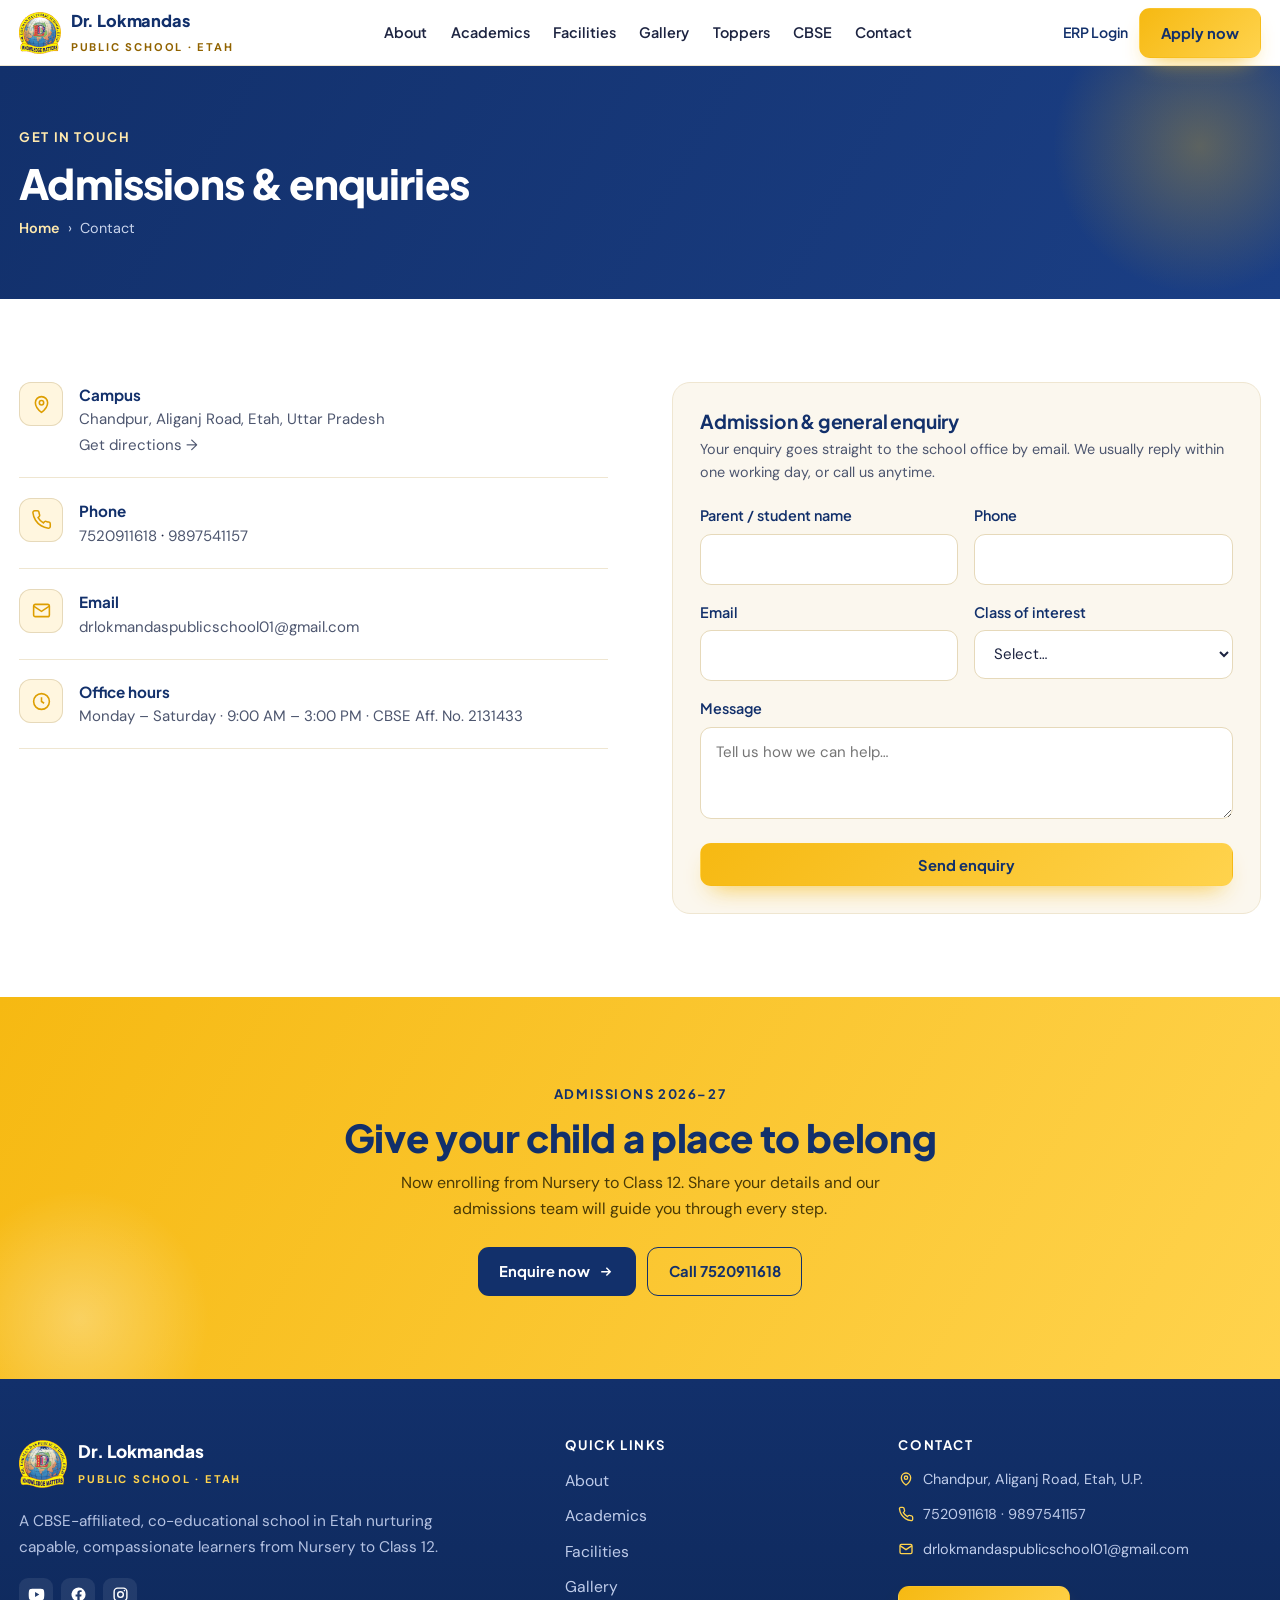
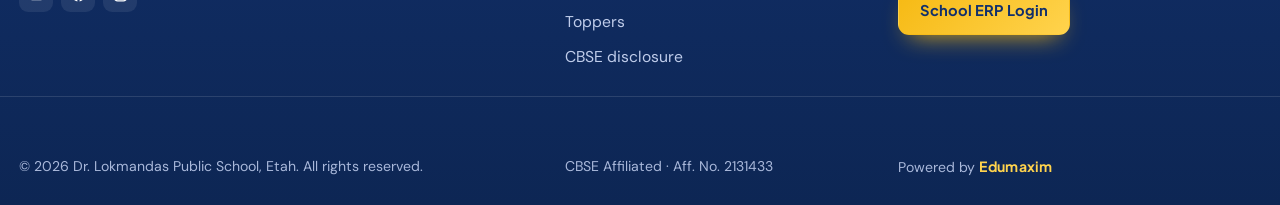
<file: contact.html>
<!DOCTYPE html>
<html lang="en">
<head>
<meta charset="UTF-8" />
<meta name="viewport" content="width=device-width, initial-scale=1" />
<title>Contact | Dr. Lokmandas Public School</title>
<meta name="description" content="Dr. Lokmandas Public School, Etah — a CBSE school (Aff. No. 2131433) from Nursery to Class 12. Admissions open 2026–27." />
<link rel="preconnect" href="https://fonts.googleapis.com" />
<link rel="preconnect" href="https://fonts.gstatic.com" crossorigin />
<link href="https://fonts.googleapis.com/css2?family=Plus+Jakarta+Sans:wght@500;600;700;800&family=DM+Sans:opsz,wght@9..40,400;9..40,500;9..40,600;9..40,700&family=Cormorant+Garamond:ital,wght@0,600;1,500;1,600&display=swap" rel="stylesheet" />
<link rel="icon" href="favicon.ico" sizes="any" />
<link rel="icon" type="image/png" sizes="32x32" href="img/favicon-32.png" />
<link rel="icon" type="image/png" sizes="192x192" href="img/favicon-192.png" />
<link rel="apple-touch-icon" href="img/apple-touch-icon.png" />
<meta name="theme-color" content="#12306b" />
<link rel="stylesheet" href="styles.css" />
</head>
<body>

<header class="nav" id="nav">
  <div class="wrap nav-in">
    <a class="brand" href="index.html">
      <img src="img/crest.png" alt="Dr. Lokmandas Public School crest" />
      <span><b>Dr. Lokmandas</b><small>PUBLIC SCHOOL · ETAH</small></span>
    </a>
    <nav class="menu">
      <a href="about.html">About</a>
      <a href="academics.html">Academics</a>
      <a href="facilities.html">Facilities</a>
      <a href="gallery.html">Gallery</a>
      <a href="toppers.html">Toppers</a>
      <a href="cbse.html">CBSE</a>
      <a href="contact.html">Contact</a>
    </nav>
    <div class="nav-cta">
      <a class="login" href="https://lockmandas-school-erp-web.vercel.app/login" target="_blank" rel="noopener">ERP Login</a>
      <a class="btn btn-gold" href="contact.html">Apply now</a>
      <button class="hamburger" id="burger" aria-label="Open menu" aria-expanded="false"><span></span><span></span><span></span></button>
    </div>
  </div>
</header>

<div class="scrim" id="scrim"></div>
<aside class="drawer" id="drawer" aria-hidden="true">
  <div class="d-head"><span style="font-family:var(--fd);font-weight:800;font-size:1.05rem;color:var(--navy)">Menu</span>
    <button class="d-close" id="dClose" aria-label="Close menu">&times;</button></div>
  <a class="dl" href="about.html">About</a>
  <a class="dl" href="academics.html">Academics</a>
  <a class="dl" href="facilities.html">Facilities</a>
  <a class="dl" href="gallery.html">Gallery</a>
  <a class="dl" href="about.html#messages">Leadership</a>
  <a class="dl" href="toppers.html">Toppers</a>
  <a class="dl" href="cbse.html">CBSE</a>
  <a class="dl" href="contact.html">Contact</a>
  <a class="btn btn-line d-cta" href="https://lockmandas-school-erp-web.vercel.app/login" target="_blank" rel="noopener">ERP Login</a>
  <a class="btn btn-gold d-cta" href="contact.html">Apply for 2026–27</a>
  <div class="social d-social">
    <a href="https://youtube.com/@drlokmandaspublicschool7262" target="_blank" rel="noopener" aria-label="YouTube"><svg viewBox="0 0 24 24" fill="currentColor"><path d="M23 12s0-3.8-.5-5.6a2.9 2.9 0 0 0-2-2C18.7 4 12 4 12 4s-6.7 0-8.5.4a2.9 2.9 0 0 0-2 2C1 8.2 1 12 1 12s0 3.8.5 5.6a2.9 2.9 0 0 0 2 2C5.3 20 12 20 12 20s6.7 0 8.5-.4a2.9 2.9 0 0 0 2-2C23 15.8 23 12 23 12zM10 15.5v-7l6 3.5z"/></svg></a>
    <a href="https://www.facebook.com/share/1CNdkbkCRL/" target="_blank" rel="noopener" aria-label="Facebook"><svg viewBox="0 0 24 24" fill="currentColor"><path d="M22 12a10 10 0 1 0-11.6 9.9v-7H7.9V12h2.5V9.8c0-2.5 1.5-3.9 3.8-3.9 1.1 0 2.2.2 2.2.2v2.5h-1.2c-1.2 0-1.6.75-1.6 1.5V12h2.7l-.4 2.9h-2.3v7A10 10 0 0 0 22 12z"/></svg></a>
    <a href="https://www.instagram.com/dldpsgroup" target="_blank" rel="noopener" aria-label="Instagram"><svg viewBox="0 0 24 24" fill="none" stroke="currentColor" stroke-width="2"><rect x="3" y="3" width="18" height="18" rx="5"/><circle cx="12" cy="12" r="4"/><circle cx="17.5" cy="6.5" r="1.1" fill="currentColor" stroke="none"/></svg></a>
  </div>
</aside>

<main>
  <section class="page-top"><div class="wrap"><span class="eyebrow c">Get in touch</span><h1>Admissions &amp; enquiries</h1><p class="crumb"><a href="index.html">Home</a> &nbsp;&rsaquo;&nbsp; Contact</p></div></section>
  <section class="contact" id="contact">
  <div class="wrap">
    <div class="cinfo reveal">
      <div class="row">
        <span class="ic"><svg viewBox="0 0 24 24" fill="none" stroke="currentColor" stroke-width="1.8"><path d="M12 21s-7-5.2-7-11a7 7 0 0 1 14 0c0 5.8-7 11-7 11z"/><circle cx="12" cy="10" r="2.5"/></svg></span>
        <div><b>Campus</b><p>Chandpur, Aliganj Road, Etah, Uttar Pradesh</p><a href="https://www.google.com/maps/search/Dr.+Lokman+Das+Public+School+Chandpur+Aliganj+Road+Etah" target="_blank" rel="noopener">Get directions →</a></div>
      </div>
      <div class="row">
        <span class="ic"><svg viewBox="0 0 24 24" fill="none" stroke="currentColor" stroke-width="1.8"><path d="M22 16.9v3a2 2 0 0 1-2.2 2 19.8 19.8 0 0 1-8.6-3 19.5 19.5 0 0 1-6-6 19.8 19.8 0 0 1-3-8.6A2 2 0 0 1 4.1 2h3a2 2 0 0 1 2 1.7c.1 1 .4 1.9.7 2.8a2 2 0 0 1-.5 2.1L8.1 9.9a16 16 0 0 0 6 6l1.3-1.3a2 2 0 0 1 2.1-.4c.9.3 1.8.6 2.8.7a2 2 0 0 1 1.7 2z"/></svg></span>
        <div><b>Phone</b><a href="tel:+917520911618">7520911618</a> · <a href="tel:+919897541157">9897541157</a></div>
      </div>
      <div class="row">
        <span class="ic"><svg viewBox="0 0 24 24" fill="none" stroke="currentColor" stroke-width="1.8"><rect x="3" y="5" width="18" height="14" rx="2"/><path d="m3 7 9 6 9-6"/></svg></span>
        <div><b>Email</b><a href="mailto:drlokmandaspublicschool01@gmail.com">drlokmandaspublicschool01@gmail.com</a></div>
      </div>
      <div class="row">
        <span class="ic"><svg viewBox="0 0 24 24" fill="none" stroke="currentColor" stroke-width="1.8"><circle cx="12" cy="12" r="9"/><path d="M12 7v5l3 2"/></svg></span>
        <div><b>Office hours</b><p>Monday – Saturday · 9:00 AM – 3:00 PM · CBSE Aff. No. 2131433</p></div>
      </div>
    </div>
    <form class="enq reveal" id="enqForm" novalidate>
      <h3>Admission &amp; general enquiry</h3>
      <p class="hint">Your enquiry goes straight to the school office by email. We usually reply within one working day, or call us anytime.</p>
      <div class="two">
        <div class="fld"><label for="pname">Parent / student name</label><input id="pname" type="text" autocomplete="name" required /></div>
        <div class="fld"><label for="phone">Phone</label><input id="phone" type="tel" autocomplete="tel" inputmode="tel" /></div>
      </div>
      <div class="two">
        <div class="fld"><label for="email">Email</label><input id="email" type="email" autocomplete="email" /></div>
        <div class="fld"><label for="grade">Class of interest</label>
          <select id="grade"><option value="">Select…</option><option>Nursery / KG</option><option>Class 1 – 5</option><option>Class 6 – 8</option><option>Class 9 – 10</option><option>Class 11 – 12</option></select>
        </div>
      </div>
      <input type="text" id="hp" name="_honey" tabindex="-1" autocomplete="off" aria-hidden="true" style="position:absolute;left:-9999px;width:1px;height:1px;opacity:0" />
      <div class="fld"><label for="msg">Message</label><textarea id="msg" placeholder="Tell us how we can help…"></textarea></div>
      <button class="btn btn-gold" type="submit" style="width:100%;justify-content:center">Send enquiry</button>
      <div class="note" id="enqNote"></div>
    </form>
  </div>
</section>
<section class="cta" id="admissions">
  <div class="wrap reveal">
    <span class="eyebrow c">Admissions 2026–27</span>
    <h2 style="margin-top:.5rem">Give your child a place to belong</h2>
    <p>Now enrolling from Nursery to Class 12. Share your details and our admissions team will guide you through every step.</p>
    <div class="row">
      <a class="btn btn-navy" href="contact.html">Enquire now
        <svg viewBox="0 0 24 24" fill="none" stroke="currentColor" stroke-width="2.2"><path d="M5 12h14M13 6l6 6-6 6"/></svg></a>
      <a class="btn btn-outline-navy" href="tel:+917520911618">Call 7520911618</a>
    </div>
  </div>
</section>
</main>

<footer class="site">
  <div class="wrap">
    <div class="fb-col">
      <div class="fb"><img src="img/crest.png" alt="" /><div><b>Dr. Lokmandas</b><small>PUBLIC SCHOOL · ETAH</small></div></div>
      <p class="fa">A CBSE-affiliated, co-educational school in Etah nurturing capable, compassionate learners from Nursery to Class 12.</p>
      <div class="social f-social">
        <a href="https://youtube.com/@drlokmandaspublicschool7262" target="_blank" rel="noopener" aria-label="YouTube"><svg viewBox="0 0 24 24" fill="currentColor"><path d="M23 12s0-3.8-.5-5.6a2.9 2.9 0 0 0-2-2C18.7 4 12 4 12 4s-6.7 0-8.5.4a2.9 2.9 0 0 0-2 2C1 8.2 1 12 1 12s0 3.8.5 5.6a2.9 2.9 0 0 0 2 2C5.3 20 12 20 12 20s6.7 0 8.5-.4a2.9 2.9 0 0 0 2-2C23 15.8 23 12 23 12zM10 15.5v-7l6 3.5z"/></svg></a>
        <a href="https://www.facebook.com/share/1CNdkbkCRL/" target="_blank" rel="noopener" aria-label="Facebook"><svg viewBox="0 0 24 24" fill="currentColor"><path d="M22 12a10 10 0 1 0-11.6 9.9v-7H7.9V12h2.5V9.8c0-2.5 1.5-3.9 3.8-3.9 1.1 0 2.2.2 2.2.2v2.5h-1.2c-1.2 0-1.6.75-1.6 1.5V12h2.7l-.4 2.9h-2.3v7A10 10 0 0 0 22 12z"/></svg></a>
        <a href="https://www.instagram.com/dldpsgroup" target="_blank" rel="noopener" aria-label="Instagram"><svg viewBox="0 0 24 24" fill="none" stroke="currentColor" stroke-width="2"><rect x="3" y="3" width="18" height="18" rx="5"/><circle cx="12" cy="12" r="4"/><circle cx="17.5" cy="6.5" r="1.1" fill="currentColor" stroke="none"/></svg></a>
      </div>
    </div>
    <div>
      <h4>Quick links</h4>
      <ul>
        <li><a href="about.html">About</a></li>
        <li><a href="academics.html">Academics</a></li>
        <li><a href="facilities.html">Facilities</a></li>
        <li><a href="gallery.html">Gallery</a></li>
        <li><a href="toppers.html">Toppers</a></li>
        <li><a href="cbse.html">CBSE disclosure</a></li>
      </ul>
    </div>
    <div class="fc">
      <h4>Contact</h4>
      <div><svg viewBox="0 0 24 24" fill="none" stroke="currentColor" stroke-width="2"><path d="M12 21s-7-5.2-7-11a7 7 0 0 1 14 0c0 5.8-7 11-7 11z"/><circle cx="12" cy="10" r="2.5"/></svg><span>Chandpur, Aliganj Road, Etah, U.P.</span></div>
      <div><svg viewBox="0 0 24 24" fill="none" stroke="currentColor" stroke-width="2"><path d="M22 16.9v3a2 2 0 0 1-2.2 2 19.8 19.8 0 0 1-8.6-3 19.5 19.5 0 0 1-6-6 19.8 19.8 0 0 1-3-8.6A2 2 0 0 1 4.1 2h3a2 2 0 0 1 2 1.7c.1 1 .4 1.9.7 2.8a2 2 0 0 1-.5 2.1L8.1 9.9a16 16 0 0 0 6 6l1.3-1.3a2 2 0 0 1 2.1-.4c.9.3 1.8.6 2.8.7a2 2 0 0 1 1.7 2z"/></svg><span>7520911618 · 9897541157</span></div>
      <div><svg viewBox="0 0 24 24" fill="none" stroke="currentColor" stroke-width="2"><rect x="3" y="5" width="18" height="14" rx="2"/><path d="m3 7 9 6 9-6"/></svg><a href="mailto:drlokmandaspublicschool01@gmail.com">drlokmandaspublicschool01@gmail.com</a></div>
      <a class="btn btn-gold" href="https://lockmandas-school-erp-web.vercel.app/login" target="_blank" rel="noopener" style="margin-top:.8rem">School ERP Login</a>
    </div>
  </div>
  <div class="fbot">
    <div class="wrap">
      <span>© 2026 Dr. Lokmandas Public School, Etah. All rights reserved.</span>
      <span>CBSE Affiliated · Aff. No. 2131433</span>
      <span class="powered">Powered by <a href="https://www.edumaxim.com/" target="_blank" rel="noopener"><b>Edumaxim</b></a></span>
    </div>
  </div>
</footer>

<button class="to-top" id="toTop" aria-label="Back to top"><svg viewBox="0 0 24 24" fill="none" stroke="currentColor" stroke-width="2.2"><path d="M12 19V5M6 11l6-6 6 6"/></svg></button>
<script src="script.js" defer></script>
</body>
</html>
</file>
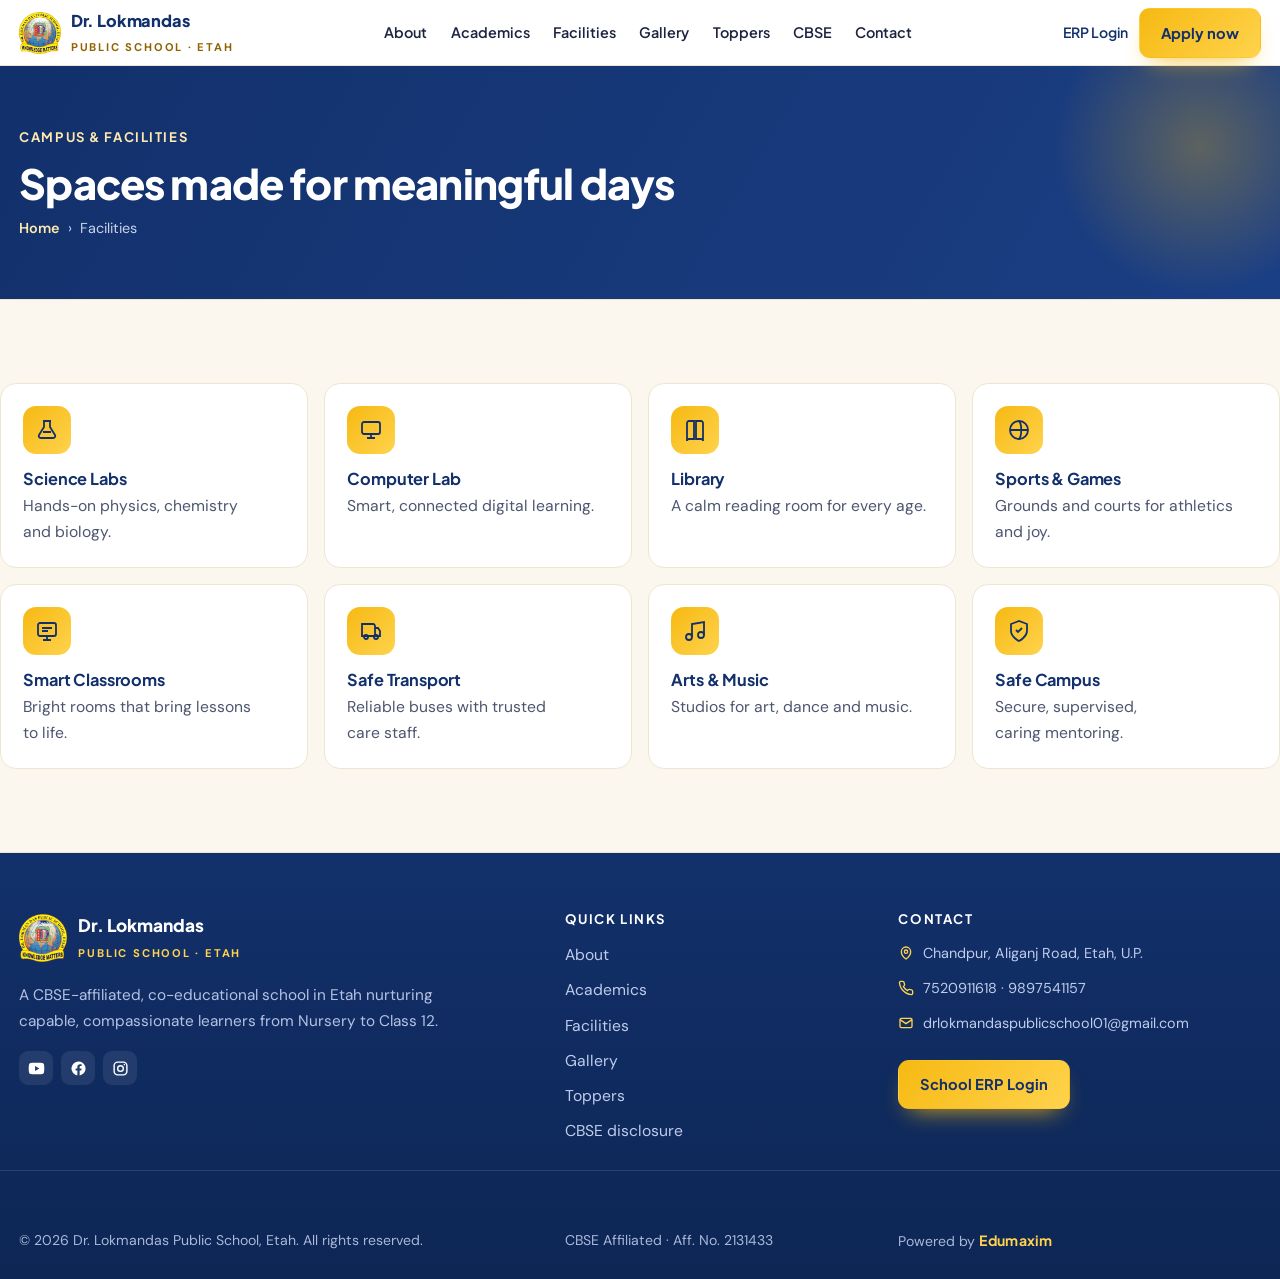
<file: facilities.html>
<!DOCTYPE html>
<html lang="en">
<head>
<meta charset="UTF-8" />
<meta name="viewport" content="width=device-width, initial-scale=1" />
<title>Facilities | Dr. Lokmandas Public School</title>
<meta name="description" content="Dr. Lokmandas Public School, Etah — a CBSE school (Aff. No. 2131433) from Nursery to Class 12. Admissions open 2026–27." />
<link rel="preconnect" href="https://fonts.googleapis.com" />
<link rel="preconnect" href="https://fonts.gstatic.com" crossorigin />
<link href="https://fonts.googleapis.com/css2?family=Plus+Jakarta+Sans:wght@500;600;700;800&family=DM+Sans:opsz,wght@9..40,400;9..40,500;9..40,600;9..40,700&family=Cormorant+Garamond:ital,wght@0,600;1,500;1,600&display=swap" rel="stylesheet" />
<link rel="icon" href="favicon.ico" sizes="any" />
<link rel="icon" type="image/png" sizes="32x32" href="img/favicon-32.png" />
<link rel="icon" type="image/png" sizes="192x192" href="img/favicon-192.png" />
<link rel="apple-touch-icon" href="img/apple-touch-icon.png" />
<meta name="theme-color" content="#12306b" />
<link rel="stylesheet" href="styles.css" />
</head>
<body>

<header class="nav" id="nav">
  <div class="wrap nav-in">
    <a class="brand" href="index.html">
      <img src="img/crest.png" alt="Dr. Lokmandas Public School crest" />
      <span><b>Dr. Lokmandas</b><small>PUBLIC SCHOOL · ETAH</small></span>
    </a>
    <nav class="menu">
      <a href="about.html">About</a>
      <a href="academics.html">Academics</a>
      <a href="facilities.html">Facilities</a>
      <a href="gallery.html">Gallery</a>
      <a href="toppers.html">Toppers</a>
      <a href="cbse.html">CBSE</a>
      <a href="contact.html">Contact</a>
    </nav>
    <div class="nav-cta">
      <a class="login" href="https://lockmandas-school-erp-web.vercel.app/login" target="_blank" rel="noopener">ERP Login</a>
      <a class="btn btn-gold" href="contact.html">Apply now</a>
      <button class="hamburger" id="burger" aria-label="Open menu" aria-expanded="false"><span></span><span></span><span></span></button>
    </div>
  </div>
</header>

<div class="scrim" id="scrim"></div>
<aside class="drawer" id="drawer" aria-hidden="true">
  <div class="d-head"><span style="font-family:var(--fd);font-weight:800;font-size:1.05rem;color:var(--navy)">Menu</span>
    <button class="d-close" id="dClose" aria-label="Close menu">&times;</button></div>
  <a class="dl" href="about.html">About</a>
  <a class="dl" href="academics.html">Academics</a>
  <a class="dl" href="facilities.html">Facilities</a>
  <a class="dl" href="gallery.html">Gallery</a>
  <a class="dl" href="about.html#messages">Leadership</a>
  <a class="dl" href="toppers.html">Toppers</a>
  <a class="dl" href="cbse.html">CBSE</a>
  <a class="dl" href="contact.html">Contact</a>
  <a class="btn btn-line d-cta" href="https://lockmandas-school-erp-web.vercel.app/login" target="_blank" rel="noopener">ERP Login</a>
  <a class="btn btn-gold d-cta" href="contact.html">Apply for 2026–27</a>
  <div class="social d-social">
    <a href="https://youtube.com/@drlokmandaspublicschool7262" target="_blank" rel="noopener" aria-label="YouTube"><svg viewBox="0 0 24 24" fill="currentColor"><path d="M23 12s0-3.8-.5-5.6a2.9 2.9 0 0 0-2-2C18.7 4 12 4 12 4s-6.7 0-8.5.4a2.9 2.9 0 0 0-2 2C1 8.2 1 12 1 12s0 3.8.5 5.6a2.9 2.9 0 0 0 2 2C5.3 20 12 20 12 20s6.7 0 8.5-.4a2.9 2.9 0 0 0 2-2C23 15.8 23 12 23 12zM10 15.5v-7l6 3.5z"/></svg></a>
    <a href="https://www.facebook.com/share/1CNdkbkCRL/" target="_blank" rel="noopener" aria-label="Facebook"><svg viewBox="0 0 24 24" fill="currentColor"><path d="M22 12a10 10 0 1 0-11.6 9.9v-7H7.9V12h2.5V9.8c0-2.5 1.5-3.9 3.8-3.9 1.1 0 2.2.2 2.2.2v2.5h-1.2c-1.2 0-1.6.75-1.6 1.5V12h2.7l-.4 2.9h-2.3v7A10 10 0 0 0 22 12z"/></svg></a>
    <a href="https://www.instagram.com/dldpsgroup" target="_blank" rel="noopener" aria-label="Instagram"><svg viewBox="0 0 24 24" fill="none" stroke="currentColor" stroke-width="2"><rect x="3" y="3" width="18" height="18" rx="5"/><circle cx="12" cy="12" r="4"/><circle cx="17.5" cy="6.5" r="1.1" fill="currentColor" stroke="none"/></svg></a>
  </div>
</aside>

<main>
  <section class="page-top"><div class="wrap"><span class="eyebrow c">Campus &amp; facilities</span><h1>Spaces made for meaningful days</h1><p class="crumb"><a href="index.html">Home</a> &nbsp;&rsaquo;&nbsp; Facilities</p></div></section>
  <section class="facilities" id="facilities">
  <div class="wrap">
    </div>
    <div class="fgrid">
      <div class="fcard reveal"><div class="ic"><svg viewBox="0 0 24 24" fill="none" stroke="currentColor" stroke-width="1.8"><path d="M9 3v6l-5 8a2 2 0 0 0 1.8 3h12.4a2 2 0 0 0 1.8-3l-5-8V3"/><path d="M8 3h8M8 14h8"/></svg></div><h3>Science Labs</h3><p>Hands-on physics, chemistry and biology.</p></div>
      <div class="fcard reveal"><div class="ic"><svg viewBox="0 0 24 24" fill="none" stroke="currentColor" stroke-width="1.8"><rect x="3" y="4" width="18" height="12" rx="2"/><path d="M8 20h8M12 16v4"/></svg></div><h3>Computer Lab</h3><p>Smart, connected digital learning.</p></div>
      <div class="fcard reveal"><div class="ic"><svg viewBox="0 0 24 24" fill="none" stroke="currentColor" stroke-width="1.8"><path d="M4 5a2 2 0 0 1 2-2h5v18H6a2 2 0 0 0-2 2z"/><path d="M20 5a2 2 0 0 0-2-2h-5v18h5a2 2 0 0 1 2 2z"/></svg></div><h3>Library</h3><p>A calm reading room for every age.</p></div>
      <div class="fcard reveal"><div class="ic"><svg viewBox="0 0 24 24" fill="none" stroke="currentColor" stroke-width="1.8"><circle cx="12" cy="12" r="9"/><path d="M12 3c3 3 3 15 0 18M3 12h18"/></svg></div><h3>Sports &amp; Games</h3><p>Grounds and courts for athletics and joy.</p></div>
      <div class="fcard reveal"><div class="ic"><svg viewBox="0 0 24 24" fill="none" stroke="currentColor" stroke-width="1.8"><rect x="3" y="4" width="18" height="13" rx="2"/><path d="M8 21h8M12 17v4M7 9h10M7 12h6"/></svg></div><h3>Smart Classrooms</h3><p>Bright rooms that bring lessons to life.</p></div>
      <div class="fcard reveal"><div class="ic"><svg viewBox="0 0 24 24" fill="none" stroke="currentColor" stroke-width="1.8"><path d="M3 17h13V7a2 2 0 0 0-2-2H3z"/><path d="M16 9h3l2 3v5h-5"/><circle cx="7" cy="18" r="2"/><circle cx="17" cy="18" r="2"/></svg></div><h3>Safe Transport</h3><p>Reliable buses with trusted care staff.</p></div>
      <div class="fcard reveal"><div class="ic"><svg viewBox="0 0 24 24" fill="none" stroke="currentColor" stroke-width="1.8"><path d="M9 18V5l12-2v13"/><circle cx="6" cy="18" r="3"/><circle cx="18" cy="16" r="3"/></svg></div><h3>Arts &amp; Music</h3><p>Studios for art, dance and music.</p></div>
      <div class="fcard reveal"><div class="ic"><svg viewBox="0 0 24 24" fill="none" stroke="currentColor" stroke-width="1.8"><path d="M12 22s8-4 8-10V5l-8-3-8 3v7c0 6 8 10 8 10z"/><path d="m9 11 2 2 4-4"/></svg></div><h3>Safe Campus</h3><p>Secure, supervised, caring mentoring.</p></div>
    </div>
  </div>
</section>
</main>

<footer class="site">
  <div class="wrap">
    <div class="fb-col">
      <div class="fb"><img src="img/crest.png" alt="" /><div><b>Dr. Lokmandas</b><small>PUBLIC SCHOOL · ETAH</small></div></div>
      <p class="fa">A CBSE-affiliated, co-educational school in Etah nurturing capable, compassionate learners from Nursery to Class 12.</p>
      <div class="social f-social">
        <a href="https://youtube.com/@drlokmandaspublicschool7262" target="_blank" rel="noopener" aria-label="YouTube"><svg viewBox="0 0 24 24" fill="currentColor"><path d="M23 12s0-3.8-.5-5.6a2.9 2.9 0 0 0-2-2C18.7 4 12 4 12 4s-6.7 0-8.5.4a2.9 2.9 0 0 0-2 2C1 8.2 1 12 1 12s0 3.8.5 5.6a2.9 2.9 0 0 0 2 2C5.3 20 12 20 12 20s6.7 0 8.5-.4a2.9 2.9 0 0 0 2-2C23 15.8 23 12 23 12zM10 15.5v-7l6 3.5z"/></svg></a>
        <a href="https://www.facebook.com/share/1CNdkbkCRL/" target="_blank" rel="noopener" aria-label="Facebook"><svg viewBox="0 0 24 24" fill="currentColor"><path d="M22 12a10 10 0 1 0-11.6 9.9v-7H7.9V12h2.5V9.8c0-2.5 1.5-3.9 3.8-3.9 1.1 0 2.2.2 2.2.2v2.5h-1.2c-1.2 0-1.6.75-1.6 1.5V12h2.7l-.4 2.9h-2.3v7A10 10 0 0 0 22 12z"/></svg></a>
        <a href="https://www.instagram.com/dldpsgroup" target="_blank" rel="noopener" aria-label="Instagram"><svg viewBox="0 0 24 24" fill="none" stroke="currentColor" stroke-width="2"><rect x="3" y="3" width="18" height="18" rx="5"/><circle cx="12" cy="12" r="4"/><circle cx="17.5" cy="6.5" r="1.1" fill="currentColor" stroke="none"/></svg></a>
      </div>
    </div>
    <div>
      <h4>Quick links</h4>
      <ul>
        <li><a href="about.html">About</a></li>
        <li><a href="academics.html">Academics</a></li>
        <li><a href="facilities.html">Facilities</a></li>
        <li><a href="gallery.html">Gallery</a></li>
        <li><a href="toppers.html">Toppers</a></li>
        <li><a href="cbse.html">CBSE disclosure</a></li>
      </ul>
    </div>
    <div class="fc">
      <h4>Contact</h4>
      <div><svg viewBox="0 0 24 24" fill="none" stroke="currentColor" stroke-width="2"><path d="M12 21s-7-5.2-7-11a7 7 0 0 1 14 0c0 5.8-7 11-7 11z"/><circle cx="12" cy="10" r="2.5"/></svg><span>Chandpur, Aliganj Road, Etah, U.P.</span></div>
      <div><svg viewBox="0 0 24 24" fill="none" stroke="currentColor" stroke-width="2"><path d="M22 16.9v3a2 2 0 0 1-2.2 2 19.8 19.8 0 0 1-8.6-3 19.5 19.5 0 0 1-6-6 19.8 19.8 0 0 1-3-8.6A2 2 0 0 1 4.1 2h3a2 2 0 0 1 2 1.7c.1 1 .4 1.9.7 2.8a2 2 0 0 1-.5 2.1L8.1 9.9a16 16 0 0 0 6 6l1.3-1.3a2 2 0 0 1 2.1-.4c.9.3 1.8.6 2.8.7a2 2 0 0 1 1.7 2z"/></svg><span>7520911618 · 9897541157</span></div>
      <div><svg viewBox="0 0 24 24" fill="none" stroke="currentColor" stroke-width="2"><rect x="3" y="5" width="18" height="14" rx="2"/><path d="m3 7 9 6 9-6"/></svg><a href="mailto:drlokmandaspublicschool01@gmail.com">drlokmandaspublicschool01@gmail.com</a></div>
      <a class="btn btn-gold" href="https://lockmandas-school-erp-web.vercel.app/login" target="_blank" rel="noopener" style="margin-top:.8rem">School ERP Login</a>
    </div>
  </div>
  <div class="fbot">
    <div class="wrap">
      <span>© 2026 Dr. Lokmandas Public School, Etah. All rights reserved.</span>
      <span>CBSE Affiliated · Aff. No. 2131433</span>
      <span class="powered">Powered by <a href="https://www.edumaxim.com/" target="_blank" rel="noopener"><b>Edumaxim</b></a></span>
    </div>
  </div>
</footer>

<button class="to-top" id="toTop" aria-label="Back to top"><svg viewBox="0 0 24 24" fill="none" stroke="currentColor" stroke-width="2.2"><path d="M12 19V5M6 11l6-6 6 6"/></svg></button>
<script src="script.js" defer></script>
</body>
</html>
</file>
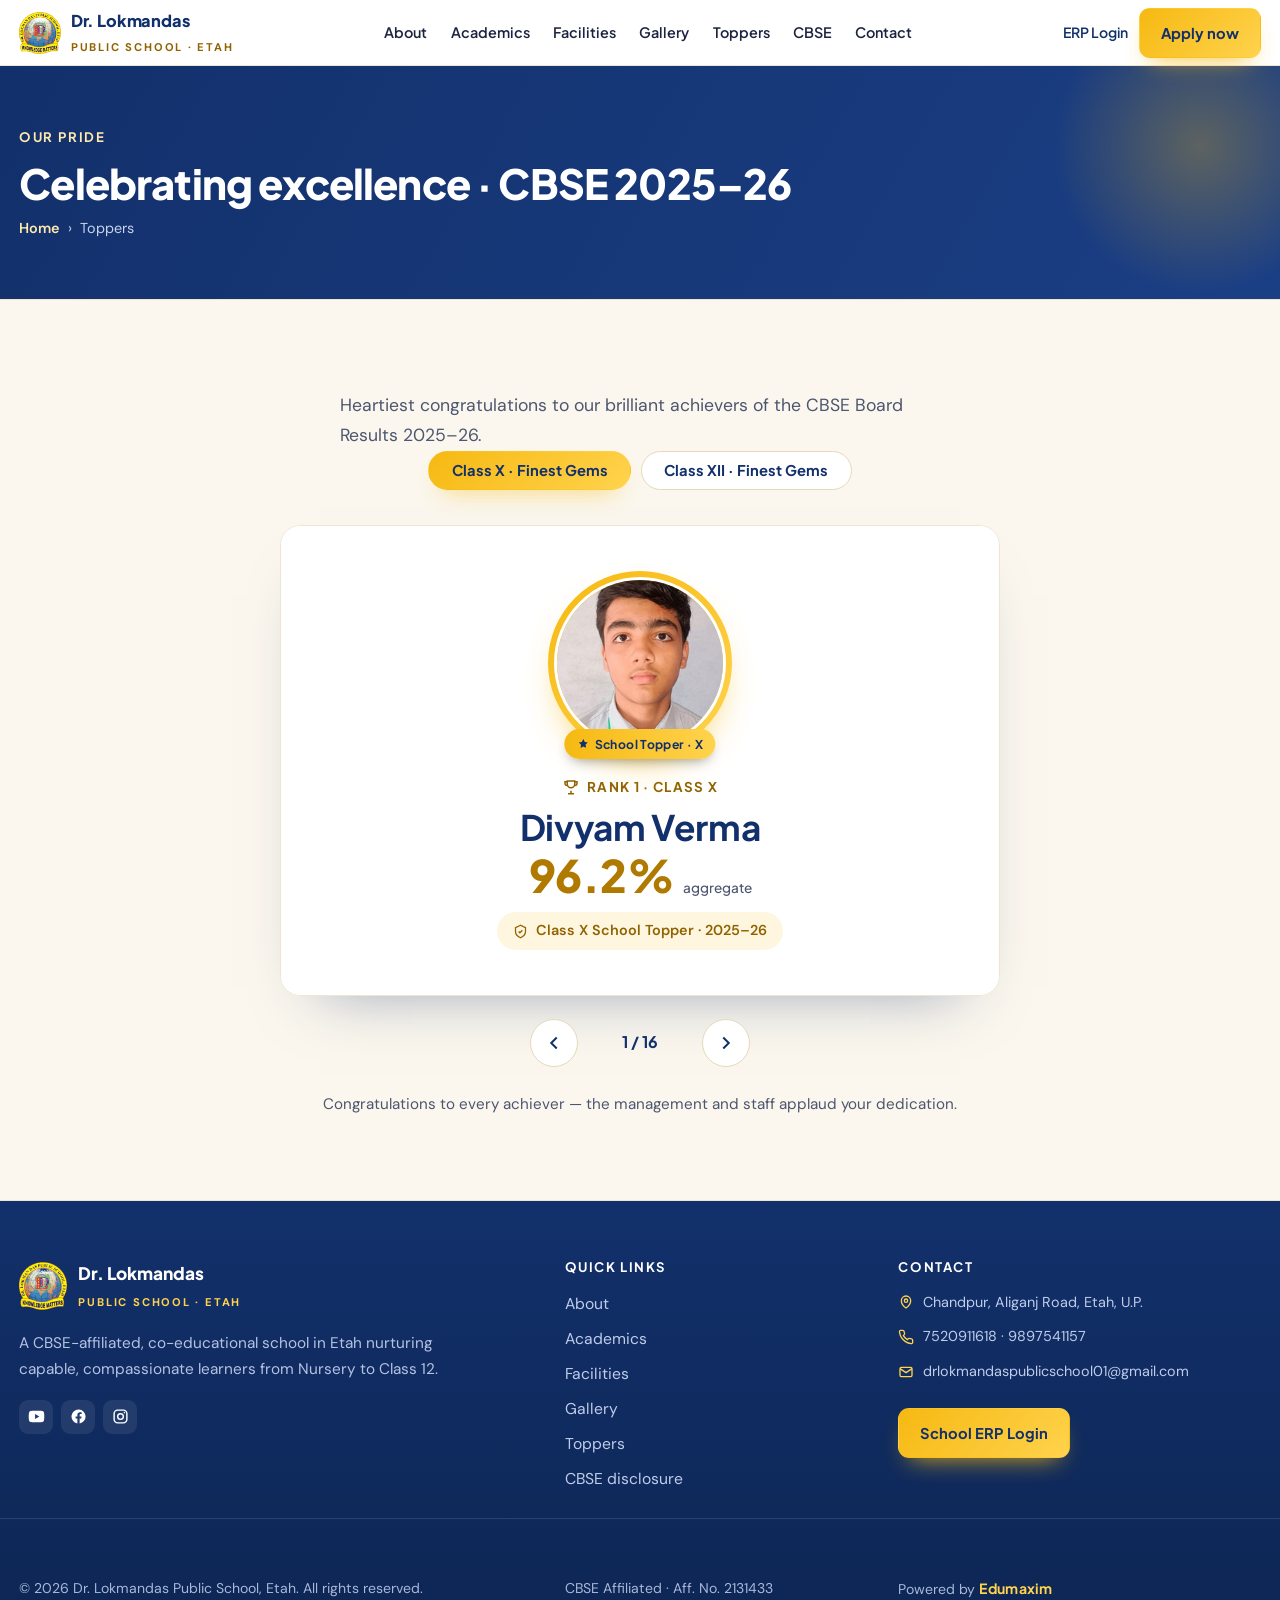
<file: toppers.html>
<!DOCTYPE html>
<html lang="en">
<head>
<meta charset="UTF-8" />
<meta name="viewport" content="width=device-width, initial-scale=1" />
<title>Toppers | Dr. Lokmandas Public School</title>
<meta name="description" content="Dr. Lokmandas Public School, Etah — a CBSE school (Aff. No. 2131433) from Nursery to Class 12. Admissions open 2026–27." />
<link rel="preconnect" href="https://fonts.googleapis.com" />
<link rel="preconnect" href="https://fonts.gstatic.com" crossorigin />
<link href="https://fonts.googleapis.com/css2?family=Plus+Jakarta+Sans:wght@500;600;700;800&family=DM+Sans:opsz,wght@9..40,400;9..40,500;9..40,600;9..40,700&family=Cormorant+Garamond:ital,wght@0,600;1,500;1,600&display=swap" rel="stylesheet" />
<link rel="icon" href="favicon.ico" sizes="any" />
<link rel="icon" type="image/png" sizes="32x32" href="img/favicon-32.png" />
<link rel="icon" type="image/png" sizes="192x192" href="img/favicon-192.png" />
<link rel="apple-touch-icon" href="img/apple-touch-icon.png" />
<meta name="theme-color" content="#12306b" />
<link rel="stylesheet" href="styles.css" />
</head>
<body>

<header class="nav" id="nav">
  <div class="wrap nav-in">
    <a class="brand" href="index.html">
      <img src="img/crest.png" alt="Dr. Lokmandas Public School crest" />
      <span><b>Dr. Lokmandas</b><small>PUBLIC SCHOOL · ETAH</small></span>
    </a>
    <nav class="menu">
      <a href="about.html">About</a>
      <a href="academics.html">Academics</a>
      <a href="facilities.html">Facilities</a>
      <a href="gallery.html">Gallery</a>
      <a href="toppers.html">Toppers</a>
      <a href="cbse.html">CBSE</a>
      <a href="contact.html">Contact</a>
    </nav>
    <div class="nav-cta">
      <a class="login" href="https://lockmandas-school-erp-web.vercel.app/login" target="_blank" rel="noopener">ERP Login</a>
      <a class="btn btn-gold" href="contact.html">Apply now</a>
      <button class="hamburger" id="burger" aria-label="Open menu" aria-expanded="false"><span></span><span></span><span></span></button>
    </div>
  </div>
</header>

<div class="scrim" id="scrim"></div>
<aside class="drawer" id="drawer" aria-hidden="true">
  <div class="d-head"><span style="font-family:var(--fd);font-weight:800;font-size:1.05rem;color:var(--navy)">Menu</span>
    <button class="d-close" id="dClose" aria-label="Close menu">&times;</button></div>
  <a class="dl" href="about.html">About</a>
  <a class="dl" href="academics.html">Academics</a>
  <a class="dl" href="facilities.html">Facilities</a>
  <a class="dl" href="gallery.html">Gallery</a>
  <a class="dl" href="about.html#messages">Leadership</a>
  <a class="dl" href="toppers.html">Toppers</a>
  <a class="dl" href="cbse.html">CBSE</a>
  <a class="dl" href="contact.html">Contact</a>
  <a class="btn btn-line d-cta" href="https://lockmandas-school-erp-web.vercel.app/login" target="_blank" rel="noopener">ERP Login</a>
  <a class="btn btn-gold d-cta" href="contact.html">Apply for 2026–27</a>
  <div class="social d-social">
    <a href="https://youtube.com/@drlokmandaspublicschool7262" target="_blank" rel="noopener" aria-label="YouTube"><svg viewBox="0 0 24 24" fill="currentColor"><path d="M23 12s0-3.8-.5-5.6a2.9 2.9 0 0 0-2-2C18.7 4 12 4 12 4s-6.7 0-8.5.4a2.9 2.9 0 0 0-2 2C1 8.2 1 12 1 12s0 3.8.5 5.6a2.9 2.9 0 0 0 2 2C5.3 20 12 20 12 20s6.7 0 8.5-.4a2.9 2.9 0 0 0 2-2C23 15.8 23 12 23 12zM10 15.5v-7l6 3.5z"/></svg></a>
    <a href="https://www.facebook.com/share/1CNdkbkCRL/" target="_blank" rel="noopener" aria-label="Facebook"><svg viewBox="0 0 24 24" fill="currentColor"><path d="M22 12a10 10 0 1 0-11.6 9.9v-7H7.9V12h2.5V9.8c0-2.5 1.5-3.9 3.8-3.9 1.1 0 2.2.2 2.2.2v2.5h-1.2c-1.2 0-1.6.75-1.6 1.5V12h2.7l-.4 2.9h-2.3v7A10 10 0 0 0 22 12z"/></svg></a>
    <a href="https://www.instagram.com/dldpsgroup" target="_blank" rel="noopener" aria-label="Instagram"><svg viewBox="0 0 24 24" fill="none" stroke="currentColor" stroke-width="2"><rect x="3" y="3" width="18" height="18" rx="5"/><circle cx="12" cy="12" r="4"/><circle cx="17.5" cy="6.5" r="1.1" fill="currentColor" stroke="none"/></svg></a>
  </div>
</aside>

<main>
  <section class="page-top"><div class="wrap"><span class="eyebrow c">Our pride</span><h1>Celebrating excellence &middot; CBSE 2025&ndash;26</h1><p class="crumb"><a href="index.html">Home</a> &nbsp;&rsaquo;&nbsp; Toppers</p></div></section>
  <section class="toppers" id="toppers">
  <div class="wrap">
    <p class="sec-sub" style="max-width:600px;margin-inline:auto">Heartiest congratulations to our brilliant achievers of the CBSE Board Results 2025–26.</p>
    </div>
    <div class="ttabs reveal">
      <button class="active" data-t="t10">Class X · Finest Gems</button>
      <button data-t="t12">Class XII · Finest Gems</button>
    </div>

    <!-- Class X slideshow -->
    <div class="tpanel active" id="t10">
      <div class="tcar">
        <div class="tcar-view"><div class="tcar-track">
          <div class="tslide"><div class="pic"><span class="rbadge top"><svg viewBox="0 0 24 24" fill="currentColor"><path d="m12 2 3 6 6 .9-4.5 4.3 1 6.3L12 17l-5.5 2.8 1-6.3L3 8.9 9 8z"/></svg>School Topper · X</span><img src="img/toppers/x-divyam-verma.jpg" alt="Divyam Verma" /></div><div class="info"><span class="crown"><svg viewBox="0 0 24 24" fill="none" stroke="currentColor" stroke-width="2"><path d="M8 21h8M12 17v4M7 4h10v4a5 5 0 0 1-10 0z"/><path d="M17 5h3v2a3 3 0 0 1-3 3M7 5H4v2a3 3 0 0 0 3 3"/></svg>Rank 1 · Class X</span><h3>Divyam Verma</h3><div class="pct">96.2% <small>aggregate</small></div><div class="subj"><svg viewBox="0 0 24 24" fill="none" stroke="currentColor" stroke-width="2"><path d="M12 2 4 6v6c0 5 3.5 8 8 10 4.5-2 8-5 8-10V6z"/><path d="m9 12 2 2 4-4"/></svg>Class X School Topper · 2025–26</div></div></div>
          <div class="tslide"><div class="pic"><span class="rbadge">Rank 2</span><img src="img/toppers/x-anshul-pandey.jpg" alt="Anshul Pandey" /></div><div class="info"><span class="crown">Rank 2 · Class X</span><h3>Anshul Pandey</h3><div class="pct">94.8% <small>aggregate</small></div><div class="subj">CBSE Board 2025–26</div></div></div>
          <div class="tslide"><div class="pic"><span class="rbadge">Rank 3</span><img src="img/toppers/x-aditya-kumar.jpg" alt="Aditya Kumar" /></div><div class="info"><span class="crown">Rank 3 · Class X</span><h3>Aditya Kumar</h3><div class="pct">93.4% <small>aggregate</small></div><div class="subj">CBSE Board 2025–26</div></div></div>
          <div class="tslide"><div class="pic"><span class="rbadge">Rank 4</span><img src="img/toppers/x-yashkanti-yadav.jpg" alt="Yashkanti Yadav" /></div><div class="info"><span class="crown">Rank 4 · Class X</span><h3>Yashkanti Yadav</h3><div class="pct">93.2% <small>aggregate</small></div><div class="subj">CBSE Board 2025–26</div></div></div>
          <div class="tslide"><div class="pic"><span class="rbadge">Rank 5</span><img src="img/toppers/x-vinayak-gaur.jpg" alt="Vinayak Gaur" /></div><div class="info"><span class="crown">Rank 5 · Class X</span><h3>Vinayak Gaur</h3><div class="pct">92.8% <small>aggregate</small></div><div class="subj">CBSE Board 2025–26</div></div></div>
          <div class="tslide"><div class="pic"><span class="rbadge">Rank 6</span><img src="img/toppers/x-siddharth-chauhan.jpg" alt="Siddharth Chauhan" /></div><div class="info"><span class="crown">Rank 6 · Class X</span><h3>Siddharth Chauhan</h3><div class="pct">91.6% <small>aggregate</small></div><div class="subj">CBSE Board 2025–26</div></div></div>
          <div class="tslide"><div class="pic"><span class="rbadge">Rank 7</span><img src="img/toppers/x-deeksha-kumari.jpg" alt="Deeksha Kumari" /></div><div class="info"><span class="crown">Rank 7 · Class X</span><h3>Deeksha Kumari</h3><div class="pct">91.4% <small>aggregate</small></div><div class="subj">CBSE Board 2025–26</div></div></div>
          <div class="tslide"><div class="pic"><span class="rbadge">Rank 8</span><img src="img/toppers/x-umme-sulaim-fatima.jpg" alt="Umme Sulaim Fatima" /></div><div class="info"><span class="crown">Rank 8 · Class X</span><h3>Umme Sulaim Fatima</h3><div class="pct">91.2% <small>aggregate</small></div><div class="subj">CBSE Board 2025–26</div></div></div>
          <div class="tslide"><div class="pic"><span class="rbadge">Rank 9</span><img src="img/toppers/x-vidushi-shakya.jpg" alt="Vidushi Shakya" /></div><div class="info"><span class="crown">Rank 9 · Class X</span><h3>Vidushi Shakya</h3><div class="pct">91% <small>aggregate</small></div><div class="subj">CBSE Board 2025–26</div></div></div>
          <div class="tslide"><div class="pic"><span class="rbadge">Rank 10</span><img src="img/toppers/x-veer-pratap.jpg" alt="Veer Pratap Sisodiya" /></div><div class="info"><span class="crown">Rank 10 · Class X</span><h3>Veer Pratap Sisodiya</h3><div class="pct">90.4% <small>aggregate</small></div><div class="subj">CBSE Board 2025–26</div></div></div>
          <div class="tslide"><div class="pic"><span class="rbadge">Rank 11</span><img src="img/toppers/x-rahul-shakya.jpg" alt="Rahul Shakya" /></div><div class="info"><span class="crown">Rank 11 · Class X</span><h3>Rahul Shakya</h3><div class="pct">90.2% <small>aggregate</small></div><div class="subj">CBSE Board 2025–26</div></div></div>
          <div class="tslide"><div class="pic"><span class="rbadge">Rank 12</span><img src="img/toppers/x-rajat.jpg" alt="Rajat" /></div><div class="info"><span class="crown">Rank 12 · Class X</span><h3>Rajat</h3><div class="pct">90% <small>aggregate</small></div><div class="subj">CBSE Board 2025–26</div></div></div>
          <div class="tslide"><div class="pic"><span class="rbadge">Rank 13</span><img src="img/toppers/x-somendra-sharma.jpg" alt="Somendra Kumar Sharma" /></div><div class="info"><span class="crown">Rank 13 · Class X</span><h3>Somendra Kumar Sharma</h3><div class="pct">89.6% <small>aggregate</small></div><div class="subj">CBSE Board 2025–26</div></div></div>
          <div class="tslide"><div class="pic"><span class="rbadge">Rank 14</span><img src="img/toppers/x-zoya.jpg" alt="Zoya" /></div><div class="info"><span class="crown">Rank 14 · Class X</span><h3>Zoya</h3><div class="pct">89.6% <small>aggregate</small></div><div class="subj">CBSE Board 2025–26</div></div></div>
          <div class="tslide"><div class="pic"><span class="rbadge">Rank 15</span><img src="img/toppers/x-soni-yadav.jpg" alt="Soni Yadav" /></div><div class="info"><span class="crown">Rank 15 · Class X</span><h3>Soni Yadav</h3><div class="pct">89.2% <small>aggregate</small></div><div class="subj">CBSE Board 2025–26</div></div></div>
          <div class="tslide"><div class="pic"><span class="rbadge">Rank 16</span><img src="img/toppers/x-apoorva-pandey.jpg" alt="Apoorva Pandey" /></div><div class="info"><span class="crown">Rank 16 · Class X</span><h3>Apoorva Pandey</h3><div class="pct">89% <small>aggregate</small></div><div class="subj">CBSE Board 2025–26</div></div></div>
        </div></div>
        <div class="tcar-foot">
          <button class="nav prev" type="button" aria-label="Previous topper"><svg viewBox="0 0 24 24" fill="none" stroke="currentColor" stroke-width="2.2"><path d="M15 18l-6-6 6-6"/></svg></button>
          <span class="count">1 / 16</span>
          <button class="nav next" type="button" aria-label="Next topper"><svg viewBox="0 0 24 24" fill="none" stroke="currentColor" stroke-width="2.2"><path d="M9 6l6 6-6 6"/></svg></button>
        </div>
      </div>
    </div>

    <!-- Class XII slideshow -->
    <div class="tpanel" id="t12">
      <div class="tcar">
        <div class="tcar-view"><div class="tcar-track">
          <div class="tslide"><div class="pic"><span class="rbadge top"><svg viewBox="0 0 24 24" fill="currentColor"><path d="m12 2 3 6 6 .9-4.5 4.3 1 6.3L12 17l-5.5 2.8 1-6.3L3 8.9 9 8z"/></svg>School Topper · XII</span><img src="img/toppers/xii-kajal-verma.jpg" alt="Kajal Verma" /></div><div class="info"><span class="crown"><svg viewBox="0 0 24 24" fill="none" stroke="currentColor" stroke-width="2"><path d="M8 21h8M12 17v4M7 4h10v4a5 5 0 0 1-10 0z"/><path d="M17 5h3v2a3 3 0 0 1-3 3M7 5H4v2a3 3 0 0 0 3 3"/></svg>Rank 1 · Class XII</span><h3>Kajal Verma</h3><div class="pct">95% <small>aggregate</small></div><div class="subj"><svg viewBox="0 0 24 24" fill="none" stroke="currentColor" stroke-width="2"><circle cx="12" cy="12" r="9"/><path d="M12 3c3 3 3 15 0 18M3 12h18"/></svg>Geography · 98 / 100</div></div></div>
          <div class="tslide"><div class="pic"><span class="rbadge">Rank 2</span><img src="img/toppers/xii-asmi-yadav.jpg" alt="Asmi Yadav" /></div><div class="info"><span class="crown">Rank 2 · Class XII</span><h3>Asmi Yadav</h3><div class="pct">93.8% <small>aggregate</small></div><div class="subj">CBSE Board 2025–26</div></div></div>
          <div class="tslide"><div class="pic"><span class="rbadge">Rank 3</span><img src="img/toppers/xii-khushgra-varshney.jpg" alt="Khushgra Varshney" /></div><div class="info"><span class="crown">Rank 3 · Class XII</span><h3>Khushgra Varshney</h3><div class="pct">92.6% <small>aggregate</small></div><div class="subj">CBSE Board 2025–26</div></div></div>
          <div class="tslide"><div class="pic"><span class="rbadge">Rank 4</span><img src="img/toppers/xii-nikita-gupta.jpg" alt="Nikita Gupta" /></div><div class="info"><span class="crown">Rank 4 · Class XII</span><h3>Nikita Gupta</h3><div class="pct">90.8% <small>aggregate</small></div><div class="subj"><svg viewBox="0 0 24 24" fill="none" stroke="currentColor" stroke-width="2"><path d="M4 19.5A2.5 2.5 0 0 1 6.5 17H20"/><path d="M6.5 2H20v20H6.5A2.5 2.5 0 0 1 4 19.5v-15A2.5 2.5 0 0 1 6.5 2z"/></svg>English · 99 / 100</div></div></div>
          <div class="tslide"><div class="pic"><span class="rbadge">Rank 5</span><img src="img/toppers/xii-poonam.jpg" alt="Poonam" /></div><div class="info"><span class="crown">Rank 5 · Class XII</span><h3>Poonam</h3><div class="pct">90.4% <small>aggregate</small></div><div class="subj">CBSE Board 2025–26</div></div></div>
          <div class="tslide"><div class="pic"><span class="rbadge">Rank 6</span><img src="img/toppers/xii-janvi-chauhan.jpg" alt="Janvi Chauhan" /></div><div class="info"><span class="crown">Rank 6 · Class XII</span><h3>Janvi Chauhan</h3><div class="pct">90.2% <small>aggregate</small></div><div class="subj">CBSE Board 2025–26</div></div></div>
        </div></div>
        <div class="tcar-foot">
          <button class="nav prev" type="button" aria-label="Previous topper"><svg viewBox="0 0 24 24" fill="none" stroke="currentColor" stroke-width="2.2"><path d="M15 18l-6-6 6-6"/></svg></button>
          <span class="count">1 / 6</span>
          <button class="nav next" type="button" aria-label="Next topper"><svg viewBox="0 0 24 24" fill="none" stroke="currentColor" stroke-width="2.2"><path d="M9 6l6 6-6 6"/></svg></button>
        </div>
      </div>
    </div>
    <p class="tnote">Congratulations to every achiever — the management and staff applaud your dedication.</p>
  </div>
</section>
</main>

<footer class="site">
  <div class="wrap">
    <div class="fb-col">
      <div class="fb"><img src="img/crest.png" alt="" /><div><b>Dr. Lokmandas</b><small>PUBLIC SCHOOL · ETAH</small></div></div>
      <p class="fa">A CBSE-affiliated, co-educational school in Etah nurturing capable, compassionate learners from Nursery to Class 12.</p>
      <div class="social f-social">
        <a href="https://youtube.com/@drlokmandaspublicschool7262" target="_blank" rel="noopener" aria-label="YouTube"><svg viewBox="0 0 24 24" fill="currentColor"><path d="M23 12s0-3.8-.5-5.6a2.9 2.9 0 0 0-2-2C18.7 4 12 4 12 4s-6.7 0-8.5.4a2.9 2.9 0 0 0-2 2C1 8.2 1 12 1 12s0 3.8.5 5.6a2.9 2.9 0 0 0 2 2C5.3 20 12 20 12 20s6.7 0 8.5-.4a2.9 2.9 0 0 0 2-2C23 15.8 23 12 23 12zM10 15.5v-7l6 3.5z"/></svg></a>
        <a href="https://www.facebook.com/share/1CNdkbkCRL/" target="_blank" rel="noopener" aria-label="Facebook"><svg viewBox="0 0 24 24" fill="currentColor"><path d="M22 12a10 10 0 1 0-11.6 9.9v-7H7.9V12h2.5V9.8c0-2.5 1.5-3.9 3.8-3.9 1.1 0 2.2.2 2.2.2v2.5h-1.2c-1.2 0-1.6.75-1.6 1.5V12h2.7l-.4 2.9h-2.3v7A10 10 0 0 0 22 12z"/></svg></a>
        <a href="https://www.instagram.com/dldpsgroup" target="_blank" rel="noopener" aria-label="Instagram"><svg viewBox="0 0 24 24" fill="none" stroke="currentColor" stroke-width="2"><rect x="3" y="3" width="18" height="18" rx="5"/><circle cx="12" cy="12" r="4"/><circle cx="17.5" cy="6.5" r="1.1" fill="currentColor" stroke="none"/></svg></a>
      </div>
    </div>
    <div>
      <h4>Quick links</h4>
      <ul>
        <li><a href="about.html">About</a></li>
        <li><a href="academics.html">Academics</a></li>
        <li><a href="facilities.html">Facilities</a></li>
        <li><a href="gallery.html">Gallery</a></li>
        <li><a href="toppers.html">Toppers</a></li>
        <li><a href="cbse.html">CBSE disclosure</a></li>
      </ul>
    </div>
    <div class="fc">
      <h4>Contact</h4>
      <div><svg viewBox="0 0 24 24" fill="none" stroke="currentColor" stroke-width="2"><path d="M12 21s-7-5.2-7-11a7 7 0 0 1 14 0c0 5.8-7 11-7 11z"/><circle cx="12" cy="10" r="2.5"/></svg><span>Chandpur, Aliganj Road, Etah, U.P.</span></div>
      <div><svg viewBox="0 0 24 24" fill="none" stroke="currentColor" stroke-width="2"><path d="M22 16.9v3a2 2 0 0 1-2.2 2 19.8 19.8 0 0 1-8.6-3 19.5 19.5 0 0 1-6-6 19.8 19.8 0 0 1-3-8.6A2 2 0 0 1 4.1 2h3a2 2 0 0 1 2 1.7c.1 1 .4 1.9.7 2.8a2 2 0 0 1-.5 2.1L8.1 9.9a16 16 0 0 0 6 6l1.3-1.3a2 2 0 0 1 2.1-.4c.9.3 1.8.6 2.8.7a2 2 0 0 1 1.7 2z"/></svg><span>7520911618 · 9897541157</span></div>
      <div><svg viewBox="0 0 24 24" fill="none" stroke="currentColor" stroke-width="2"><rect x="3" y="5" width="18" height="14" rx="2"/><path d="m3 7 9 6 9-6"/></svg><a href="mailto:drlokmandaspublicschool01@gmail.com">drlokmandaspublicschool01@gmail.com</a></div>
      <a class="btn btn-gold" href="https://lockmandas-school-erp-web.vercel.app/login" target="_blank" rel="noopener" style="margin-top:.8rem">School ERP Login</a>
    </div>
  </div>
  <div class="fbot">
    <div class="wrap">
      <span>© 2026 Dr. Lokmandas Public School, Etah. All rights reserved.</span>
      <span>CBSE Affiliated · Aff. No. 2131433</span>
      <span class="powered">Powered by <a href="https://www.edumaxim.com/" target="_blank" rel="noopener"><b>Edumaxim</b></a></span>
    </div>
  </div>
</footer>

<button class="to-top" id="toTop" aria-label="Back to top"><svg viewBox="0 0 24 24" fill="none" stroke="currentColor" stroke-width="2.2"><path d="M12 19V5M6 11l6-6 6 6"/></svg></button>
<script src="script.js" defer></script>
</body>
</html>
</file>
<file: styles.css>
:root{
  /* Palette from the school crest: navy ring + golden-yellow banner on white. Accent = gold, anchor = navy. */
  --navy:#12306b;
  --navy-2:#1b3f85;
  --gold:#f6b912;
  --gold-2:#ffd34d;
  --gold-deep:#dd9e00;
  --gold-ink:#916300;
  --ink:#1c2340;
  --muted:#5f6880;
  --cream:#fff6df;
  --cream-2:#fffced;
  --line:#efe6d1;
  --line-2:#e6d9ba;
  --bg:#ffffff;
  --bg-2:#fbf7ee;
  --radius:16px;
  --nav-h:66px;
  --wrap:1440px;
  --fd:"Plus Jakarta Sans",system-ui,sans-serif;
  --fb:"DM Sans",system-ui,sans-serif;
  color-scheme:light;
}
*{box-sizing:border-box}
html{scroll-behavior:smooth;-webkit-text-size-adjust:100%}
body{margin:0;background:var(--bg);color:var(--ink);font-family:var(--fb);font-size:16px;line-height:1.65;-webkit-font-smoothing:antialiased;overflow-x:hidden}
h1,h2,h3,h4{font-family:var(--fd);margin:0;line-height:1.18;font-weight:700;letter-spacing:-.01em}
p{margin:0}
a{color:inherit;text-decoration:none}
img{max-width:100%;display:block}
.wrap{width:min(100% - 2.4rem,var(--wrap));margin-inline:auto}
.eyebrow{display:inline-flex;align-items:center;gap:.5rem;font-family:var(--fd);font-weight:700;font-size:.74rem;letter-spacing:.14em;text-transform:uppercase;color:var(--gold-ink)}
.eyebrow::before{content:"";width:20px;height:3px;background:var(--gold);border-radius:3px}
.eyebrow.c::before{display:none}
.muted{color:var(--muted)}
.btn{display:inline-flex;align-items:center;gap:.5rem;font-family:var(--fd);font-weight:700;font-size:.92rem;padding:.72rem 1.3rem;border-radius:11px;border:1.5px solid transparent;cursor:pointer;transition:transform .16s ease,box-shadow .16s ease,background .16s ease,border-color .16s ease,color .16s ease;white-space:nowrap}
.btn svg{width:1.05em;height:1.05em}
.btn-gold{background:linear-gradient(135deg,var(--gold),var(--gold-2));color:var(--navy);box-shadow:0 12px 24px -12px rgba(246,185,18,.9)}
.btn-gold:hover{transform:translateY(-2px);box-shadow:0 18px 30px -12px rgba(246,185,18,1)}
.btn-navy{background:var(--navy);color:#fff}
.btn-navy:hover{background:var(--navy-2);transform:translateY(-2px)}
.btn-white{background:#fff;color:var(--navy)}
.btn-white:hover{transform:translateY(-2px)}
.btn-ghost{border-color:rgba(255,255,255,.45);color:#fff;background:rgba(18,48,107,.88)}
.btn-ghost:hover{background:var(--navy);border-color:rgba(255,255,255,.75);transform:translateY(-2px)}
.btn-line{border-color:var(--line-2);color:var(--navy)}
.btn-line:hover{border-color:var(--gold-deep);transform:translateY(-2px)}
.sec-title{font-family:var(--fd);font-weight:800;color:var(--navy);font-size:clamp(1.55rem,3vw,2.2rem);letter-spacing:-.02em}
.sec-sub{color:var(--muted);margin-top:.5rem;font-size:1.02rem}
.rule{width:54px;height:4px;background:linear-gradient(90deg,var(--gold),var(--gold-deep));border-radius:3px;margin-top:.75rem}
.sec-head{margin-bottom:2.4rem;max-width:660px}
.sec-head.center{margin-inline:auto;text-align:center}
.sec-head.center .eyebrow{justify-content:center}
.sec-head.center .rule{margin-inline:auto}

/* social icons */
.social{display:inline-flex;gap:.5rem}
.social a{width:34px;height:34px;border-radius:9px;display:grid;place-items:center;transition:.16s}
.social a svg{width:17px;height:17px}

/* ---------- Header ---------- */
header.nav{position:fixed;top:0;left:0;right:0;z-index:70;height:var(--nav-h);background:rgba(255,255,255,.97);backdrop-filter:blur(12px);border-bottom:1px solid var(--line);transition:box-shadow .25s}
header.nav.scrolled{box-shadow:0 10px 30px -22px rgba(18,48,107,.5)}
.nav-in{height:var(--nav-h);display:flex;align-items:center;justify-content:space-between;gap:1rem}
.brand{display:flex;align-items:center;gap:.6rem;min-width:0}
.brand img{width:42px;height:42px;object-fit:contain;flex:none}
.brand b{font-family:var(--fd);font-weight:800;color:var(--navy);font-size:1.02rem;line-height:1.05;letter-spacing:-.01em}
.brand small{display:block;font-size:.56rem;letter-spacing:.2em;color:var(--gold-ink);font-weight:700;margin-top:.15rem}
.menu{display:flex;align-items:center;gap:.1rem}
.menu a{font-family:var(--fd);font-weight:600;font-size:.9rem;color:var(--ink);padding:.5rem .68rem;border-radius:8px;position:relative;transition:color .15s}
.menu a:hover{color:var(--gold-deep)}
.menu a::after{content:"";position:absolute;left:.68rem;right:.68rem;bottom:.34rem;height:2px;background:var(--gold);border-radius:2px;transform:scaleX(0);transform-origin:left;transition:transform .2s}
.menu a:hover::after{transform:scaleX(1)}
.nav-cta{display:flex;align-items:center;gap:.7rem}
.nav-social a{color:var(--navy);background:var(--bg-2)}
.nav-social a:hover{background:var(--gold);color:var(--navy)}
.nav-cta .login{font-family:var(--fd);font-weight:600;font-size:.88rem;color:var(--navy)}
.nav-cta .login:hover{color:var(--gold-deep)}
.hamburger{display:none;flex-direction:column;gap:5px;width:44px;height:44px;border:1px solid var(--line-2);border-radius:11px;background:#fff;cursor:pointer;align-items:center;justify-content:center}
.hamburger span{width:19px;height:2px;background:var(--navy);border-radius:2px;transition:.25s}
.hamburger.open span:nth-child(1){transform:translateY(7px) rotate(45deg)}
.hamburger.open span:nth-child(2){opacity:0}
.hamburger.open span:nth-child(3){transform:translateY(-7px) rotate(-45deg)}
.drawer{position:fixed;inset:0 0 0 auto;width:min(82vw,320px);background:#fff;z-index:90;transform:translateX(100%);transition:transform .3s cubic-bezier(.4,0,.2,1);padding:1.2rem;display:flex;flex-direction:column;gap:.05rem;overflow:auto;border-left:1px solid var(--line)}
.drawer.open{transform:translateX(0)}
.drawer .d-head{display:flex;justify-content:space-between;align-items:center;margin-bottom:1rem}
.drawer a.dl{font-family:var(--fd);font-weight:600;font-size:1.02rem;padding:.8rem .4rem;border-bottom:1px solid var(--line);color:var(--ink)}
.drawer a.d-cta{margin-top:1.1rem;border:none;justify-content:center}
.drawer .d-social{display:flex;gap:.5rem;margin-top:1.2rem}
.drawer .d-social a{width:40px;height:40px;border-radius:10px;background:var(--bg-2);color:var(--navy)}
.drawer .d-social a:hover{background:var(--gold)}
.drawer .d-close{width:40px;height:40px;border-radius:10px;border:1px solid var(--line-2);background:#fff;color:var(--ink);font-size:1.3rem;cursor:pointer}
.scrim{position:fixed;inset:0;background:rgba(10,20,45,.4);z-index:80;opacity:0;pointer-events:none;transition:opacity .3s}
.scrim.open{opacity:1;pointer-events:auto}

/* ---------- Hero ---------- */
.hero{position:relative;height:calc(100svh - var(--nav-h));min-height:580px;margin-top:var(--nav-h);color:#fff;overflow:hidden;display:flex;align-items:center;justify-content:center}
.hero .slide{position:absolute;inset:0;opacity:0;transition:opacity .9s ease}
.hero .slide img{width:100%;height:100%;object-fit:cover;transform:scale(1.06);transition:transform 0s}
.hero .slide.active{opacity:1}
.hero .slide.active img{transform:scale(1);transition:transform 8s ease-out}
.hero::after{content:"";position:absolute;inset:0;background:linear-gradient(180deg,rgba(10,24,58,.48),rgba(10,24,58,.26) 44%,rgba(10,24,58,.64))}
.hero-c{position:relative;z-index:2;text-align:center;padding:1.5rem;max-width:880px}
.hero-c .crest{width:90px;height:90px;margin:0 auto 1.1rem;filter:drop-shadow(0 10px 22px rgba(0,0,0,.5))}
.hero-c .badge{display:inline-flex;align-items:center;gap:.5rem;background:rgba(246,185,18,.22);border:1px solid rgba(255,211,77,.7);color:#ffe9ad;font-family:var(--fd);font-weight:700;font-size:.72rem;letter-spacing:.1em;text-transform:uppercase;padding:.4rem .9rem;border-radius:999px;backdrop-filter:blur(4px)}
.hero-c .badge .dot{width:7px;height:7px;border-radius:50%;background:var(--gold-2);box-shadow:0 0 0 0 rgba(255,211,77,.7);animation:pulse 2s infinite}
@keyframes pulse{0%{box-shadow:0 0 0 0 rgba(255,211,77,.6)}70%{box-shadow:0 0 0 9px rgba(255,211,77,0)}100%{box-shadow:0 0 0 0 rgba(255,211,77,0)}}
.hero-c h1{font-family:var(--fd);font-weight:800;font-size:clamp(1.9rem,4.6vw,3.3rem);letter-spacing:-.025em;margin:1rem auto .4rem;max-width:16ch;text-shadow:0 3px 20px rgba(0,0,0,.45);line-height:1.1}
.hero-c .uline{width:90px;height:4px;background:linear-gradient(90deg,var(--gold),var(--gold-2));border-radius:3px;margin:.1rem auto .9rem;transform-origin:center}
.hero-c .affil{font-size:clamp(.88rem,1.8vw,1.05rem);color:#e7ecf7;font-weight:500;text-shadow:0 2px 10px rgba(0,0,0,.4)}
.hero-c .hero-btns{margin-top:1.6rem;display:flex;gap:.7rem;justify-content:center;flex-wrap:wrap}
.hero-dots{position:absolute;left:0;right:0;bottom:1.3rem;z-index:3;display:flex;gap:.5rem;justify-content:center}
.hero-dots button{width:9px;height:9px;border-radius:50%;border:2px solid rgba(255,255,255,.7);background:transparent;cursor:pointer;padding:0;transition:.2s}
.hero-dots button.active{background:var(--gold);border-color:var(--gold);width:26px;border-radius:999px}
.hero-cue{position:absolute;left:50%;bottom:3rem;transform:translateX(-50%);z-index:3;color:rgba(255,255,255,.85);animation:bob 1.8s ease-in-out infinite}
.hero-cue svg{width:26px;height:26px}
@keyframes bob{0%,100%{transform:translateX(-50%) translateY(0)}50%{transform:translateX(-50%) translateY(8px)}}
/* entrance animation */
.anim{opacity:0}
.hero.in .crest{animation:hpop .8s .05s both cubic-bezier(.2,.9,.25,1)}
.hero.in .badge{animation:hup .6s .35s both ease}
.hero.in h1{animation:hup .75s .5s both cubic-bezier(.2,.8,.2,1)}
.hero.in .uline{animation:hline .7s .9s both ease}
.hero.in .affil{animation:hup .7s 1s both ease}
.hero.in .hero-btns{animation:hup .7s 1.15s both ease}
.hero.in .hero-cue{animation:cueIn .6s 1.5s both ease,bob 1.8s 2.1s ease-in-out infinite}
@keyframes hpop{0%{opacity:0;transform:scale(.55) rotate(-10deg)}60%{transform:scale(1.08) rotate(3deg)}100%{opacity:1;transform:scale(1) rotate(0)}}
@keyframes hup{from{opacity:0;transform:translateY(26px)}to{opacity:1;transform:none}}
@keyframes hline{from{opacity:0;transform:scaleX(0)}to{opacity:1;transform:scaleX(1)}}
@keyframes cueIn{from{opacity:0}to{opacity:.85}}

/* ---------- Quick actions (redesigned) ---------- */
.quick{background:var(--bg-2);border-bottom:1px solid var(--line);padding:clamp(1.8rem,3.5vw,2.8rem) 0}
.qbar{background:#fff;border:1px solid var(--line);border-radius:20px;padding:.5rem;box-shadow:0 24px 50px -38px rgba(18,48,107,.5);display:grid;grid-template-columns:repeat(6,1fr);gap:.4rem;overflow:hidden}
.qa{position:relative;display:flex;flex-direction:column;align-items:center;gap:.7rem;text-align:center;padding:1.5rem .7rem 1.3rem;border-radius:16px;transition:background .18s ease,transform .18s ease}
.qa::after{content:"";position:absolute;left:50%;bottom:.7rem;transform:translateX(-50%) scaleX(0);width:26px;height:3px;border-radius:3px;background:var(--gold);transition:transform .2s ease}
.qa:hover{background:var(--cream-2);transform:translateY(-4px)}
.qa:hover::after{transform:translateX(-50%) scaleX(1)}
.qa .ic{width:54px;height:54px;border-radius:16px;background:var(--cream);color:var(--navy);display:grid;place-items:center;transition:.18s;box-shadow:inset 0 0 0 1px var(--line-2)}
.qa:hover .ic{background:linear-gradient(135deg,var(--gold),var(--gold-2));color:var(--navy);box-shadow:0 10px 20px -10px rgba(246,185,18,.9);transform:scale(1.06)}
.qa .ic svg{width:25px;height:25px}
.qa b{font-family:var(--fd);font-weight:700;font-size:.88rem;color:var(--navy);line-height:1.2}
.qa span{font-size:.74rem;color:var(--muted)}
.qdiv{width:1px;align-self:center;height:54px;background:var(--line)}

/* ---------- Sections ---------- */
section{padding:clamp(3.4rem,6.5vw,5.5rem) 0}
.stats{background:linear-gradient(120deg,var(--navy),var(--navy-2));color:#fff;position:relative;overflow:hidden}
.stats::before{content:"";position:absolute;inset:0;background:radial-gradient(700px 360px at 88% -10%,rgba(246,185,18,.28),transparent 60%)}
.stats .wrap{position:relative;display:grid;grid-template-columns:repeat(4,1fr);gap:1.2rem}
.stat{text-align:center;padding:.8rem}
.stat b{font-family:var(--fd);font-weight:800;font-size:clamp(2rem,5vw,3rem);display:block;line-height:1;font-variant-numeric:tabular-nums;color:var(--gold-2)}
.stat span{display:block;margin-top:.45rem;color:#d7deef;font-size:.92rem}
.stat+.stat{border-left:1px solid rgba(255,255,255,.14)}

/* about */
.about .wrap{display:grid;grid-template-columns:1fr 1.05fr;gap:clamp(1.8rem,4vw,3.6rem);align-items:center}
.about-img{position:relative;border-radius:20px;overflow:hidden;aspect-ratio:4/3;box-shadow:0 34px 60px -38px rgba(18,48,107,.55)}
.about-img img{width:100%;height:100%;object-fit:cover}
.about-img::after{content:"";position:absolute;left:0;bottom:0;width:100%;height:5px;background:linear-gradient(90deg,var(--gold),var(--gold-2))}
.about .lead{color:var(--muted);margin:1rem 0 1.4rem;font-size:1.04rem}
.about .pts{display:grid;gap:1rem}
.about .pt{display:grid;grid-template-columns:auto 1fr;gap:.85rem;align-items:start}
.about .pt .n{width:40px;height:40px;border-radius:12px;background:var(--cream);color:var(--gold-deep);display:grid;place-items:center;flex:none;box-shadow:inset 0 0 0 1px var(--line-2)}
.about .pt .n svg{width:20px;height:20px}
.about .pt b{font-family:var(--fd);color:var(--navy);display:block}
.about .pt p{color:var(--muted);font-size:.93rem}

/* cards (programmes) */
.cards{display:grid;grid-template-columns:repeat(4,1fr);gap:1.2rem}
.pcard{background:#fff;border:1px solid var(--line);border-radius:18px;overflow:hidden;display:flex;flex-direction:column;transition:transform .2s ease,box-shadow .2s ease,border-color .2s ease}
.pcard:hover{transform:translateY(-6px);box-shadow:0 30px 60px -40px rgba(18,48,107,.55);border-color:var(--line-2)}
.pcard .ph{aspect-ratio:4/3;overflow:hidden;position:relative}
.pcard .ph img{width:100%;height:100%;object-fit:cover;transition:transform .5s ease}
.pcard:hover .ph img{transform:scale(1.06)}
.pcard .bd{padding:1.2rem 1.3rem 1.4rem;display:flex;flex-direction:column;gap:.35rem;flex:1}
.pcard .tag{font-family:var(--fd);font-weight:700;font-size:.68rem;letter-spacing:.1em;text-transform:uppercase;color:var(--gold-deep)}
.pcard h3{font-size:1.15rem;color:var(--navy)}
.pcard p{color:var(--muted);font-size:.9rem;flex:1}
.cards.c3{grid-template-columns:repeat(3,1fr)}
.cards.c3 .pcard .tag{color:var(--gold-deep)}
.facilities{background:var(--bg-2);border-top:1px solid var(--line);border-bottom:1px solid var(--line)}
.fgrid{display:grid;grid-template-columns:repeat(4,1fr);gap:1rem}
.fcard{background:#fff;border:1px solid var(--line);border-radius:16px;padding:1.4rem;transition:transform .18s ease,box-shadow .18s ease}
.fcard:hover{transform:translateY(-5px);box-shadow:0 26px 54px -38px rgba(18,48,107,.5)}
.fcard .ic{width:48px;height:48px;border-radius:13px;background:linear-gradient(135deg,var(--gold),var(--gold-2));color:var(--navy);display:grid;place-items:center;margin-bottom:.9rem}
.fcard .ic svg{width:24px;height:24px}
.fcard h3{font-size:1.02rem;color:var(--navy);margin-bottom:.3rem}
.fcard p{font-size:.88rem;color:var(--muted)}

/* gallery */
.gal{display:grid;grid-template-columns:repeat(4,1fr);grid-auto-rows:180px;gap:1rem}
.gal figure{margin:0;border-radius:14px;overflow:hidden;position:relative}
.gal figure img{width:100%;height:100%;object-fit:cover;transition:transform .5s ease}
.gal figure:hover img{transform:scale(1.06)}
.gal figure figcaption{position:absolute;left:.9rem;bottom:.8rem;color:#fff;font-family:var(--fd);font-weight:600;font-size:.86rem;text-shadow:0 1px 10px rgba(0,0,0,.55)}
.gal .big{grid-column:span 2;grid-row:span 2}
.gal .tall{grid-row:span 2}

/* message desk */
.message{background:linear-gradient(130deg,var(--navy),var(--navy-2));color:#fff;position:relative;overflow:hidden}
.message::before{content:"";position:absolute;right:-90px;top:-90px;width:360px;height:360px;border-radius:50%;background:radial-gradient(circle,rgba(246,185,18,.3),transparent 65%)}
.message .wrap{position:relative}
.message .sec-title{color:#fff}
.message .rule{background:linear-gradient(90deg,var(--gold),var(--gold-2))}
.mtabs{display:flex;gap:.6rem;margin:1.3rem 0 1.6rem}
.mtabs button{font-family:var(--fd);font-weight:600;font-size:.88rem;color:#dfe6f4;background:rgba(255,255,255,.1);border:1px solid rgba(255,255,255,.22);border-radius:999px;padding:.55rem 1.2rem;cursor:pointer;transition:.16s}
.mtabs button.active{background:linear-gradient(135deg,var(--gold),var(--gold-2));color:var(--navy);border-color:transparent}
.mpanel{display:none;grid-template-columns:190px 1fr;gap:1.6rem;align-items:center;background:rgba(255,255,255,.07);border:1px solid rgba(255,255,255,.16);border-radius:18px;padding:1.5rem}
.mpanel.active{display:grid}
.mpanel .pic{border-radius:14px;overflow:hidden;aspect-ratio:3/4}
.mpanel .pic img{width:100%;height:100%;object-fit:cover;object-position:top}
.mpanel .q{font-size:1rem;line-height:1.6;color:#eef1fb}
.mpanel .who{margin-top:1rem}
.mpanel .who b{font-family:var(--fd);font-weight:700;display:block;color:var(--gold-2)}
.mpanel .who span{font-size:.85rem;color:#c3cde4}

/* toppers slideshow */
.toppers{background:var(--bg-2);border-top:1px solid var(--line);border-bottom:1px solid var(--line)}
.ttabs{display:flex;gap:.6rem;justify-content:center;flex-wrap:wrap;margin-bottom:2.2rem}
.ttabs button{font-family:var(--fd);font-weight:700;font-size:.92rem;color:var(--navy);background:#fff;border:1px solid var(--line-2);border-radius:999px;padding:.6rem 1.4rem;cursor:pointer;transition:.16s}
.ttabs button.active{background:linear-gradient(135deg,var(--gold),var(--gold-2));color:var(--navy);border-color:transparent;box-shadow:0 12px 24px -14px rgba(246,185,18,.9)}
.tpanel{display:none}
.tpanel.active{display:block}
.tcar{position:relative;max-width:720px;margin-inline:auto}
.tcar-view{overflow:hidden;border-radius:20px;box-shadow:0 30px 60px -40px rgba(18,48,107,.5)}
.tcar-track{display:flex}
.tslide{flex:0 0 100%;box-sizing:border-box;display:flex;flex-direction:column;align-items:center;text-align:center;justify-content:center;background:#fff;border:1px solid var(--line);border-radius:20px;padding:2.8rem 1.6rem}
.tslide .pic{position:relative;width:184px;height:184px;flex:none;border-radius:50%;padding:6px;margin-bottom:1.3rem;background:linear-gradient(135deg,var(--gold),var(--gold-2));box-shadow:0 18px 38px -18px rgba(246,185,18,.85)}
.tslide .pic img{width:100%;height:100%;border-radius:50%;object-fit:cover;aspect-ratio:1/1;border:3px solid #fff}
.tslide .rbadge{position:absolute;bottom:-4px;left:50%;transform:translateX(-50%);display:inline-flex;align-items:center;gap:.35rem;font-family:var(--fd);font-weight:700;font-size:.66rem;letter-spacing:.03em;padding:.3rem .8rem;border-radius:999px;color:#fff;background:var(--navy);white-space:nowrap;box-shadow:0 6px 14px -6px rgba(0,0,0,.45)}
.tslide .rbadge.top{background:linear-gradient(90deg,var(--gold),var(--gold-2));color:var(--navy)}
.tslide .rbadge svg{width:12px;height:12px}
.tslide .info{display:flex;flex-direction:column;align-items:center}
.tslide .crown{display:inline-flex;align-items:center;gap:.45rem;color:var(--gold-deep);font-family:var(--fd);font-weight:700;font-size:.76rem;letter-spacing:.1em;text-transform:uppercase}
.tslide .crown svg{width:18px;height:18px}
.tslide h3{font-size:clamp(1.6rem,3vw,2.2rem);color:var(--navy);margin:.5rem 0 .35rem}
.tslide .pct{font-family:var(--fd);font-weight:800;font-size:clamp(2rem,4.2vw,2.8rem);color:var(--gold-deep);line-height:1}
.tslide .pct small{font-size:.85rem;color:var(--muted);font-weight:500}
.tslide .subj{margin-top:.9rem;align-self:flex-start;display:inline-flex;align-items:center;gap:.5rem;background:var(--cream);color:var(--gold-ink);border-radius:999px;padding:.45rem 1rem;font-size:.85rem;font-weight:600}
.tslide .subj svg{width:15px;height:15px}
.tcar-foot{display:flex;align-items:center;justify-content:center;gap:1.1rem;margin-top:1.4rem}
.tcar-foot .nav{width:48px;height:48px;border-radius:50%;background:#fff;border:1px solid var(--line-2);color:var(--navy);cursor:pointer;display:grid;place-items:center;transition:.16s}
.tcar-foot .nav:hover{background:linear-gradient(135deg,var(--gold),var(--gold-2));color:var(--navy);border-color:transparent;transform:translateY(-2px)}
.tcar-foot .nav svg{width:22px;height:22px}
.tcar-foot .count{font-family:var(--fd);font-weight:700;color:var(--navy);min-width:88px;text-align:center}
.tnote{text-align:center;color:var(--muted);font-size:.86rem;margin-top:1.6rem}
.top-teaser{display:flex;justify-content:center;gap:clamp(1.5rem,5vw,3.5rem);flex-wrap:wrap}
.top-teaser figure{margin:0;display:flex;flex-direction:column;align-items:center;text-align:center}
.top-teaser .av{width:148px;height:148px;border-radius:50%;padding:6px;background:linear-gradient(135deg,var(--gold),var(--gold-2));box-shadow:0 18px 38px -18px rgba(246,185,18,.85);margin-bottom:.9rem}
.top-teaser .av img{width:100%;height:100%;border-radius:50%;object-fit:cover;border:3px solid #fff}
.top-teaser b{font-family:var(--fd);font-weight:700;color:var(--navy);font-size:1.1rem}
.top-teaser .p{font-family:var(--fd);font-weight:800;color:var(--gold-deep);font-size:1.4rem;line-height:1;margin-top:.1rem}
.top-teaser small{color:var(--muted);font-size:.82rem;margin-top:.25rem}
.ctr{text-align:center;margin-top:1.9rem}

/* sub-page header band (e.g. CBSE page) */
.page-top{margin-top:var(--nav-h);background:linear-gradient(120deg,var(--navy),var(--navy-2));color:#fff;position:relative;overflow:hidden;padding:clamp(2.4rem,5vw,3.6rem) 0}
.page-top::before{content:"";position:absolute;right:-80px;top:-80px;width:320px;height:320px;border-radius:50%;background:radial-gradient(circle,rgba(246,185,18,.3),transparent 65%)}
.page-top .wrap{position:relative}
.page-top .eyebrow{color:#ffe9ad}
.page-top .eyebrow::before{background:var(--gold)}
.page-top h1{font-family:var(--fd);font-weight:800;font-size:clamp(1.8rem,4vw,2.6rem);margin-top:.55rem;letter-spacing:-.02em}
.page-top .crumb{margin-top:.6rem;font-size:.9rem;color:#c9d4ec}
.page-top .crumb a{color:#ffe9ad;font-weight:600}
.page-top .crumb a:hover{text-decoration:underline}

/* mandatory public disclosure */
.disclosure{background:var(--bg-2);border-top:1px solid var(--line);border-bottom:1px solid var(--line)}
.disc-card{background:#fff;border:1px solid var(--line);border-radius:18px;padding:1.6rem;box-shadow:0 20px 44px -34px rgba(18,48,107,.4)}
.disc-card>h3{font-family:var(--fd);font-weight:800;color:var(--navy);font-size:1.15rem;margin-bottom:1.2rem;display:flex;align-items:center;gap:.5rem}
.disc-card>h3 svg{width:20px;height:20px;color:var(--gold-deep)}
.disc-info-grid{margin:0;display:grid;grid-template-columns:repeat(auto-fit,minmax(190px,1fr));gap:1.1rem 1.6rem}
.disc-info-grid>div{display:flex;flex-direction:column;gap:.18rem}
.disc-info-grid dt{font-family:var(--fd);font-weight:700;color:var(--muted);font-size:.7rem;letter-spacing:.06em;text-transform:uppercase}
.disc-info-grid dd{margin:0;color:var(--navy);font-weight:600;font-size:.92rem;word-break:break-word}
.disc-docs-title{font-family:var(--fd);font-weight:800;color:var(--navy);font-size:1.3rem;margin:2.4rem 0 1.2rem;display:flex;align-items:center;gap:.5rem}
.disc-docs-title svg{width:22px;height:22px;color:var(--gold-deep)}
.doc-grid{list-style:none;margin:0;padding:0;display:grid;grid-template-columns:repeat(auto-fill,minmax(290px,1fr));gap:.75rem}
.doc-grid a{display:flex;align-items:center;gap:.85rem;padding:.8rem .9rem;border:1px solid var(--line);border-radius:14px;transition:.16s;background:#fff}
.doc-grid a:hover{border-color:var(--gold-deep);box-shadow:0 18px 36px -28px rgba(18,48,107,.55);transform:translateY(-3px)}
.doc-grid .pdf-ic{flex:none;width:42px;height:42px;border-radius:11px;background:var(--cream);color:var(--gold-deep);display:grid;place-items:center;font-family:var(--fd);font-weight:800;font-size:.64rem;box-shadow:inset 0 0 0 1px var(--line-2)}
.doc-grid .doc-name{flex:1;min-width:0}
.doc-grid .doc-name b{display:block;font-family:var(--fd);font-weight:700;color:var(--navy);font-size:.9rem;line-height:1.22}
.doc-grid .doc-name small{display:block;color:var(--muted);font-weight:500;font-size:.73rem;margin-top:.14rem;line-height:1.25}
.doc-grid .go{flex:none;color:var(--gold-deep);display:grid;place-items:center}
.doc-grid .go svg{width:17px;height:17px}
.disc-note{color:var(--muted);font-size:.82rem;margin-top:1.3rem;text-align:center}

/* admissions CTA — gold band */
.cta{background:linear-gradient(120deg,var(--gold),var(--gold-2));color:var(--navy);text-align:center;position:relative;overflow:hidden}
.cta::before{content:"";position:absolute;left:-60px;bottom:-80px;width:280px;height:280px;border-radius:50%;background:radial-gradient(circle,rgba(255,255,255,.3),transparent 65%)}
.cta .wrap{position:relative}
.cta .eyebrow{color:var(--navy)}
.cta .eyebrow::before{background:var(--navy)}
.cta h2{font-family:var(--fd);font-weight:800;font-size:clamp(1.6rem,3.4vw,2.4rem);color:var(--navy)}
.cta p{color:#4a3a06;margin:.6rem auto 1.5rem;max-width:46ch}
.cta .row{display:flex;gap:.7rem;justify-content:center;flex-wrap:wrap}
.cta .btn-outline-navy{border:1.5px solid var(--navy);color:var(--navy);background:transparent}
.cta .btn-outline-navy:hover{background:var(--navy);color:#fff;transform:translateY(-2px)}

/* contact */
.contact .wrap{display:grid;grid-template-columns:1fr 1fr;gap:clamp(2rem,5vw,4rem)}
.cinfo .row{display:flex;gap:1rem;padding:1.2rem 0;border-bottom:1px solid var(--line)}
.cinfo .row:first-of-type{padding-top:0}
.cinfo .ic{width:44px;height:44px;border-radius:12px;background:var(--cream);color:var(--gold-deep);display:grid;place-items:center;flex:none;box-shadow:inset 0 0 0 1px var(--line-2)}
.cinfo .ic svg{width:21px;height:21px}
.cinfo b{font-family:var(--fd);font-weight:700;display:block;font-size:.95rem;color:var(--navy)}
.cinfo p,.cinfo a{color:var(--muted);font-size:.94rem;word-break:break-word}
.cinfo a:hover{color:var(--gold-deep)}
form.enq{background:var(--bg-2);border:1px solid var(--line);border-radius:18px;padding:1.7rem}
form.enq h3{color:var(--navy);font-size:1.2rem;margin-bottom:.3rem}
form.enq p.hint{color:var(--muted);font-size:.9rem;margin-bottom:1.2rem}
.fld{margin-bottom:1rem}
.fld label{display:block;font-family:var(--fd);font-weight:600;font-size:.82rem;color:var(--navy);margin-bottom:.35rem}
.fld input,.fld select,.fld textarea{width:100%;padding:.76rem .9rem;border:1px solid var(--line-2);border-radius:11px;background:#fff;font:inherit;font-size:.94rem;color:var(--ink)}
.fld input:focus,.fld select:focus,.fld textarea:focus{outline:2px solid var(--gold-deep);outline-offset:1px;border-color:var(--gold-deep)}
.fld textarea{min-height:92px;resize:vertical}
.two{display:grid;grid-template-columns:1fr 1fr;gap:1rem}
form.enq .note{display:none;margin-top:1rem;background:var(--cream);border:1px solid var(--line-2);color:var(--gold-ink);border-radius:11px;padding:.9rem 1rem;font-size:.9rem}
form.enq .note.show{display:block}
form.enq .note.ok{background:#e9f7ef;border-color:#bfe4cd;color:#15703f}
form.enq .note.err{background:#fdecec;border-color:#f6c6c6;color:#b02424}

/* footer */
footer.site{background:linear-gradient(180deg,var(--navy),#0d2654);color:#bfccea}
footer.site .wrap{display:grid;grid-template-columns:1.7fr 1fr 1.2fr;gap:2rem;padding:clamp(2.6rem,5vw,3.6rem) 0 1.6rem}
footer .fb{display:flex;gap:.7rem;align-items:center;margin-bottom:1rem}
footer .fb img{width:48px;height:48px;object-fit:contain}
footer .fb b{font-family:var(--fd);font-weight:800;color:#fff;font-size:1.08rem;display:block}
footer .fb small{letter-spacing:.18em;font-size:.58rem;color:var(--gold-2);font-weight:700}
footer .fa{font-size:.9rem;color:#9fb0d4;max-width:40ch}
footer .f-social{margin-top:1.1rem}
footer .f-social a{background:rgba(255,255,255,.08);color:#fff}
footer .f-social a:hover{background:var(--gold);color:var(--navy)}
footer h4{font-family:var(--fd);color:#fff;font-size:.76rem;letter-spacing:.12em;text-transform:uppercase;margin-bottom:1rem}
footer ul{list-style:none;padding:0;margin:0;display:grid;gap:.55rem}
footer ul a{color:#bfccea;font-size:.92rem}
footer ul a:hover{color:var(--gold-2)}
footer .fc div{display:flex;gap:.55rem;margin-bottom:.7rem;font-size:.9rem;align-items:flex-start}
footer .fc svg{width:16px;height:16px;color:var(--gold-2);flex:none;margin-top:.2rem}
.fbot{border-top:1px solid rgba(255,255,255,.12)}
.fbot .wrap{display:flex;justify-content:space-between;gap:1rem;padding:1rem 0;flex-wrap:wrap;font-size:.8rem;color:#8ea0c6}
.to-top{position:fixed;right:18px;bottom:18px;width:46px;height:46px;border-radius:50%;background:linear-gradient(135deg,var(--gold),var(--gold-2));color:var(--navy);border:none;cursor:pointer;display:grid;place-items:center;box-shadow:0 14px 30px -14px rgba(246,185,18,.9);opacity:0;pointer-events:none;transform:translateY(10px);transition:.25s;z-index:60}
.to-top.show{opacity:1;pointer-events:auto;transform:none}
.to-top svg{width:20px;height:20px}

.reveal{opacity:0;transform:translateY(20px);transition:opacity .6s ease,transform .6s ease}
.reveal.in{opacity:1;transform:none}

/* ---------- Popup ---------- */
.pop-scrim{position:fixed;inset:0;background:rgba(8,18,45,.64);z-index:200;display:none;align-items:flex-start;justify-content:center;padding:1.5rem 1rem;overflow:auto}
.pop-scrim.show{display:flex}
.pop{position:relative;width:min(100%,560px);margin:auto;background:#fff;border-radius:20px;overflow:hidden;box-shadow:0 40px 90px -28px rgba(0,0,0,.6);animation:pop .35s ease}
@keyframes pop{from{opacity:0;transform:translateY(22px) scale(.97)}to{opacity:1;transform:none}}
.pop .ptop{background:linear-gradient(110deg,var(--navy),var(--navy-2));color:#fff;padding:1rem 3.1rem 1rem 1.2rem;display:flex;align-items:center;gap:.8rem;border-bottom:3px solid var(--gold)}
.pop .ptop img{width:46px;height:46px;object-fit:contain;background:#fff;border-radius:50%;padding:3px;flex:none}
.pop .ptop b{font-family:var(--fd);font-weight:700;font-size:.98rem;display:block;line-height:1.15}
.pop .ptop span{font-size:.68rem;opacity:.9}
.pop .pclose{position:absolute;top:.55rem;right:.6rem;z-index:5;width:34px;height:34px;border-radius:50%;background:rgba(255,255,255,.22);border:none;color:#fff;font-size:1.4rem;line-height:1;cursor:pointer}
.pop .pclose:hover{background:rgba(255,255,255,.4)}
.pop-view{overflow:hidden}
.pop-track{display:flex;width:200%;transition:transform .35s cubic-bezier(.4,0,.2,1)}
.pop-page{width:50%;padding:1.3rem 1.3rem 1.4rem;text-align:center}
.pop .kick{display:inline-block;background:var(--cream);color:var(--gold-ink);font-family:var(--fd);font-weight:700;font-size:.68rem;letter-spacing:.08em;text-transform:uppercase;padding:.35rem .9rem;border-radius:999px}
.pop h3{font-family:var(--fd);font-weight:800;color:var(--navy);font-size:1.4rem;margin:.6rem 0 .1rem}
.pop .psub{color:var(--muted);font-size:.86rem;margin-bottom:1rem}
.pop .pfeat{display:flex;align-items:center;gap:1rem;text-align:left;border:1px solid var(--line);border-radius:14px;padding:.8rem;background:var(--cream-2)}
.pop .pfeat .pp{width:92px;height:92px;border-radius:50%;flex:none;padding:4px;background:linear-gradient(135deg,var(--gold),var(--gold-2));box-shadow:0 10px 22px -12px rgba(246,185,18,.85)}
.pop .pfeat .pp img{width:100%;height:100%;object-fit:cover;border-radius:50%;border:2px solid #fff}
.pop .pfeat .rk{font-family:var(--fd);font-weight:700;font-size:.66rem;letter-spacing:.06em;text-transform:uppercase;color:var(--gold-deep)}
.pop .pfeat h4{font-family:var(--fd);font-weight:800;color:var(--navy);font-size:1.2rem;margin:.1rem 0}
.pop .pfeat .p{font-family:var(--fd);font-weight:800;color:var(--gold-deep);font-size:1.5rem;line-height:1}
.pop .pfeat .p small{font-size:.72rem;color:var(--muted);font-weight:500}
.pop .pfeat .sj{font-size:.74rem;color:var(--muted);margin-top:.15rem}
.pop .prow{display:grid;grid-template-columns:repeat(3,1fr);gap:.6rem;margin-top:.9rem}
.pop .prow .r{border:1px solid var(--line);border-radius:12px;background:#fff;padding:.7rem .4rem;text-align:center}
.pop .prow .r .ph{width:64px;height:64px;border-radius:50%;overflow:hidden;margin:0 auto .5rem;padding:3px;background:linear-gradient(135deg,var(--gold),var(--gold-2))}
.pop .prow .r .ph img{width:100%;height:100%;object-fit:cover;border-radius:50%;border:2px solid #fff}
.pop .prow .r .nm{padding:0 .2rem}
.pop .prow .r .nm b{font-family:var(--fd);font-weight:600;font-size:.72rem;color:var(--navy);display:block;line-height:1.15}
.pop .prow .r .nm .p{font-family:var(--fd);font-weight:800;font-size:.84rem;color:var(--gold-deep)}
.pop-foot{display:flex;align-items:center;justify-content:space-between;gap:.8rem;padding:1rem 1.3rem 1.3rem;border-top:1px solid var(--line);flex-wrap:wrap}
.pop-dots{display:flex;gap:.4rem}
.pop-dots button{width:8px;height:8px;border-radius:50%;border:none;background:var(--line-2);cursor:pointer;padding:0;transition:.2s}
.pop-dots button.active{background:var(--gold-deep);width:22px;border-radius:999px}
.pop-foot .pf-acts{display:flex;gap:.5rem;flex-wrap:wrap}

/* ---------- Responsive ---------- */
@media(max-width:1040px){
  .menu,.nav-cta .login,.nav-social{display:none}
  .hamburger{display:flex}
  .qbar{grid-template-columns:repeat(3,1fr)}
  .cards,.fgrid,.cards.c3{grid-template-columns:repeat(2,1fr)}
  .gal{grid-template-columns:repeat(2,1fr)}
}
@media(max-width:820px){
  .about .wrap,.contact .wrap{grid-template-columns:1fr}
  .about-img{order:-1}
  .mpanel{grid-template-columns:1fr}
  .mpanel .pic{max-width:180px}
  .stats .wrap{grid-template-columns:repeat(2,1fr);gap:0}
  .stat:nth-child(3),.stat:nth-child(4){border-top:1px solid rgba(255,255,255,.14)}
  .stat:nth-child(3){border-left:none}
  footer.site .wrap{grid-template-columns:1fr 1fr}
  footer .fb-col{grid-column:1 / -1}
}
@media(max-width:560px){
  .nav-cta .btn-gold{display:none}
  .brand b{white-space:nowrap;font-size:1rem}
  .brand small{font-size:.52rem}
  .qbar{grid-template-columns:repeat(2,1fr);border-radius:18px}
  .cards,.fgrid,.gal,.cards.c3{grid-template-columns:1fr}
  .tslide{padding:2.2rem 1.2rem}
  .tslide .pic{width:150px;height:150px}
  .gal{grid-auto-rows:210px}
  .gal .big{grid-column:span 1;grid-row:span 1}
  .gal .tall{grid-row:span 1}
  .two{grid-template-columns:1fr}
  .cta .row{flex-direction:column}
}
@media (prefers-reduced-motion:reduce){
  html{scroll-behavior:auto}
  .reveal{opacity:1;transform:none;transition:none}
  /* keep the hero name/logo entrance and the slideshow; drop only the looping/zoom motion */
  .hero .slide.active img{transform:none;transition:none}
  .hero-c .badge .dot{animation:none}
  .hero-cue{display:none}
}

/* ---------- Leadership (elegant) ---------- */
.leaders{background:linear-gradient(180deg,var(--bg-2),#fff)}
.lgrid{display:grid;grid-template-columns:1fr 1fr;gap:clamp(1.2rem,2.5vw,2rem);margin-top:.6rem}
.lcard{display:flex;flex-direction:column;position:relative;background:#fff;border:1px solid var(--line);border-radius:22px;padding:clamp(1.5rem,3vw,2.3rem);box-shadow:0 24px 50px -34px rgba(18,48,107,.4);overflow:hidden}
.lcard::before{content:"";position:absolute;inset:0 0 auto 0;height:5px;background:linear-gradient(90deg,var(--navy),var(--gold),var(--gold-2))}
.lcard::after{content:"\201C";position:absolute;right:1.2rem;top:.2rem;font-family:"Cormorant Garamond",serif;font-size:9rem;line-height:1;color:var(--gold);opacity:.16;pointer-events:none}
.lhead{display:flex;align-items:center;gap:1.1rem}
.lpic{flex:none;width:96px;height:96px;border-radius:50%;padding:4px;background:linear-gradient(135deg,var(--gold),var(--gold-2))}
.lpic img{width:100%;height:100%;border-radius:50%;object-fit:cover;object-position:top;border:3px solid #fff}
.lrole{font-family:var(--fd);font-size:.7rem;font-weight:700;letter-spacing:.14em;text-transform:uppercase;color:var(--gold-ink)}
.lhead h3{font-family:var(--fd);font-weight:800;color:var(--navy);font-size:1.35rem;margin:.15rem 0 .1rem}
.lhead small{color:var(--muted);font-size:.84rem}
.lthought{position:relative;margin:1.4rem 0 1.1rem;padding:0 0 0 1.1rem;font-family:"Cormorant Garamond",Georgia,serif;font-style:italic;font-weight:600;font-size:clamp(1.35rem,2.2vw,1.7rem);line-height:1.3;color:var(--navy)}
.lbody{margin-bottom:1.2rem}
.lbody p{color:#3f4862;font-size:.98rem;line-height:1.75;margin:0 0 .8rem}
.lsign{margin-top:auto;padding-top:1rem;border-top:1px dashed var(--line-2);display:flex;align-items:baseline;justify-content:space-between;gap:1rem}
.lsign span{font-family:"Cormorant Garamond",Georgia,serif;font-style:italic;font-weight:600;font-size:1.6rem;color:var(--navy)}
.lsign small{color:var(--muted);font-size:.82rem}
.founder{margin:2rem auto 0;display:flex;align-items:center;justify-content:center;gap:.8rem;flex-wrap:wrap;text-align:center;font-family:"Cormorant Garamond",Georgia,serif;font-style:italic;font-size:1.25rem;color:var(--navy)}
.founder b{font-style:normal;font-weight:600}
.founder .fdot{width:34px;height:2px;background:linear-gradient(90deg,transparent,var(--gold))}
.founder .fdot:last-child{background:linear-gradient(90deg,var(--gold),transparent)}

/* ---------- Gallery page: filters + masonry + lightbox ---------- */
.gfilter{display:flex;flex-wrap:wrap;gap:.5rem;justify-content:center;margin-bottom:1.8rem}
.gfilter button{font-family:var(--fd);font-weight:600;font-size:.86rem;color:var(--navy);background:#fff;border:1px solid var(--line-2);border-radius:999px;padding:.5rem 1.1rem;cursor:pointer;transition:.16s}
.gfilter button:hover{border-color:var(--gold-deep)}
.gfilter button.active{background:linear-gradient(135deg,var(--gold),var(--gold-2));border-color:transparent}
.mgal{columns:4 260px;column-gap:1rem}
.mgal figure{break-inside:avoid;margin:0 0 1rem;border-radius:14px;overflow:hidden;position:relative;cursor:zoom-in;background:var(--bg-2)}
.mgal figure img{width:100%;height:auto;transition:transform .5s ease}
.mgal figure:hover img{transform:scale(1.05)}
.mgal figure::after{content:"";position:absolute;inset:auto 0 0 0;height:55%;background:linear-gradient(transparent,rgba(10,24,58,.7));pointer-events:none}
.mgal figcaption{position:absolute;left:.9rem;right:.9rem;bottom:.75rem;z-index:1;color:#fff;font-family:var(--fd);font-weight:600;font-size:.88rem}
.mgal figure.hide{display:none}
.lb{position:fixed;inset:0;z-index:120;background:rgba(6,14,34,.92);display:flex;align-items:center;justify-content:center;opacity:0;pointer-events:none;transition:opacity .25s}
.lb.show{opacity:1;pointer-events:auto}
.lb figure{margin:0;max-width:min(92vw,1200px);text-align:center}
.lb img{max-width:100%;max-height:80vh;border-radius:12px;margin:auto}
.lb figcaption{color:#fff;font-family:var(--fd);font-weight:600;margin-top:.8rem}
.lb-x,.lb-nav{position:absolute;border:0;cursor:pointer;color:#fff;background:rgba(255,255,255,.12);border-radius:50%;width:48px;height:48px;font-size:1.8rem;line-height:1;display:flex;align-items:center;justify-content:center}
.lb-x:hover,.lb-nav:hover{background:var(--gold);color:var(--navy)}
.lb-x{top:1.2rem;right:1.2rem}
.lb-p{left:1.2rem;top:50%;transform:translateY(-50%)}
.lb-n{right:1.2rem;top:50%;transform:translateY(-50%)}

/* ---------- Footer: powered by ---------- */
.fbot .powered a{color:#fff}
.fbot .powered b{color:var(--gold-2);font-family:var(--fd);letter-spacing:.02em}
.fbot .powered a:hover b{text-decoration:underline}

@media (max-width:900px){.lgrid{grid-template-columns:1fr}}
@media (max-width:560px){.lhead{flex-direction:column;align-items:flex-start}.lb-nav{width:40px;height:40px}.mgal{columns:2 150px}}

/* ---------- Leadership: animated entrance ---------- */
.lcard{--d:0s;opacity:0;transform:translateX(-70px) rotate(-1.5deg);transition:opacity .9s var(--d) ease,transform 1.1s var(--d) cubic-bezier(.2,.8,.2,1),box-shadow .4s ease}
.lcard:nth-child(2){--d:.25s;transform:translateX(70px) rotate(1.5deg)}
.lcard.in{opacity:1;transform:none}
.lcard:hover{box-shadow:0 34px 60px -30px rgba(18,48,107,.5)}
.lcard::before{transform:scaleX(0);transform-origin:left;transition:transform 1.2s calc(var(--d) + .35s) cubic-bezier(.2,.8,.2,1)}
.lcard.in::before{transform:scaleX(1)}
.lcard::after{opacity:0;transform:translateY(-14px) scale(.7);transition:opacity .8s calc(var(--d) + .5s),transform .8s calc(var(--d) + .5s) cubic-bezier(.2,.9,.25,1.3)}
.lcard.in::after{opacity:.16;transform:none;animation:qfloat 5s calc(var(--d) + 1.4s) ease-in-out infinite}
@keyframes qfloat{0%,100%{transform:translateY(0) rotate(0)}50%{transform:translateY(-8px) rotate(-4deg)}}
/* portrait: pop in + glowing ring */
.lpic{position:relative;transform:scale(.4) rotate(-25deg);opacity:0;transition:transform .9s calc(var(--d) + .35s) cubic-bezier(.2,.9,.25,1.35),opacity .5s calc(var(--d) + .35s)}
.lcard.in .lpic{transform:none;opacity:1}
.lpic::after{content:"";position:absolute;inset:-6px;border-radius:50%;border:2px solid var(--gold);opacity:0}
.lcard.in .lpic::after{animation:ring 2.6s calc(var(--d) + 1.3s) ease-out infinite}
@keyframes ring{0%{transform:scale(.92);opacity:.85}100%{transform:scale(1.3);opacity:0}}
.lhead > div:last-child > *{opacity:0;transform:translateX(16px);transition:opacity .6s,transform .6s cubic-bezier(.2,.8,.2,1)}
.lcard.in .lhead > div:last-child > *{opacity:1;transform:none}
.lcard.in .lhead .lrole{transition-delay:calc(var(--d) + .55s)}
.lcard.in .lhead h3{transition-delay:calc(var(--d) + .65s)}
.lcard.in .lhead small{transition-delay:calc(var(--d) + .75s)}
/* the thought: gold bar grows, then words appear one by one */
.lthought::before{content:"";position:absolute;left:0;top:0;bottom:0;width:3px;border-radius:3px;background:linear-gradient(var(--gold),var(--gold-2));transform:scaleY(0);transform-origin:top;transition:transform .8s calc(var(--d) + .8s) ease}
.lcard.in .lthought::before{transform:scaleY(1)}
.lthought .w{display:inline-block;opacity:0;transform:translateY(14px);filter:blur(5px)}
.lcard.in .lthought .w{animation:wIn .55s calc(var(--d) + .95s + var(--i) * .07s) forwards cubic-bezier(.2,.8,.2,1)}
@keyframes wIn{to{opacity:1;transform:none;filter:blur(0)}}
/* message paragraphs rise in, then the signature is "written" */
.lbody p{opacity:0;transform:translateY(18px);transition:opacity .8s,transform .8s cubic-bezier(.2,.8,.2,1)}
.lcard.in .lbody p{opacity:1;transform:none}
.lcard.in .lbody p:nth-child(1){transition-delay:calc(var(--d) + var(--qd,2s))}
.lcard.in .lbody p:nth-child(2){transition-delay:calc(var(--d) + var(--qd,2s) + .3s)}
.lcard.in .lbody p:nth-child(3){transition-delay:calc(var(--d) + var(--qd,2s) + .6s)}
.lsign{border-top-color:transparent;position:relative}
.lsign::before{content:"";position:absolute;left:0;right:0;top:-1px;border-top:1px dashed var(--line-2);transform:scaleX(0);transform-origin:left;transition:transform 1s calc(var(--d) + var(--qd,2s) + .9s)}
.lcard.in .lsign::before{transform:scaleX(1)}
.lsign span{position:relative;clip-path:inset(-10% 100% -30% 0)}
.lcard.in .lsign span{animation:write 1.5s calc(var(--d) + var(--qd,2s) + 1.2s) forwards ease-in-out}
@keyframes write{to{clip-path:inset(-10% -5% -30% 0)}}
.lsign span::after{content:"";position:absolute;left:0;right:-6px;bottom:-4px;height:2px;border-radius:2px;background:linear-gradient(90deg,var(--gold),var(--gold-2));transform:scaleX(0);transform-origin:left}
.lcard.in .lsign span::after{animation:swoosh .7s calc(var(--d) + var(--qd,2s) + 2.5s) forwards ease-out}
@keyframes swoosh{to{transform:scaleX(1)}}
.lsign small{opacity:0;transition:opacity .8s}
.lcard.in .lsign small{opacity:1;transition-delay:calc(var(--d) + var(--qd,2s) + 2.4s)}
/* founder line: gold rules draw outward */
.founder .fdot{transform:scaleX(0);transition:transform 1s .3s ease}
.founder .fdot:first-child{transform-origin:right}
.founder .fdot:last-child{transform-origin:left}
.founder.in .fdot{transform:scaleX(1)}

/* =====================================================================
   Readability pass: bigger small text, stronger contrast, shorter lines.
   Kept together here so it is easy to tune. (Overrides earlier rules.)
   ===================================================================== */
:root{
  --muted:#4d566f;          /* body/secondary text: darker grey, ~7:1 on white  */
  --gold-text:#916300;      /* small gold text on white: 5.3:1 (passes AA)       */
  --gold-num:#b07a00;       /* big gold numbers on white: 3.7:1 (AA for large)   */
}
h1,h2,h3{text-wrap:balance}
p{text-wrap:pretty}

/* section labels and tags */
.eyebrow{font-size:.82rem;letter-spacing:.12em}
.sec-sub{font-size:1.1rem;line-height:1.7}
.pcard .tag,.cards.c3 .pcard .tag{font-size:.76rem;color:var(--gold-text)}

/* header + footer brand line ("PUBLIC SCHOOL · ETAH") */
.brand small{font-size:.7rem;letter-spacing:.16em}
footer .fb small{font-size:.7rem;letter-spacing:.16em}

/* hero text over photos */
.hero::after{background:linear-gradient(180deg,rgba(10,24,58,.5),rgba(10,24,58,.4) 44%,rgba(10,24,58,.66))}
.hero-c h1{text-shadow:0 3px 24px rgba(0,0,0,.55)}
.hero-c .badge{font-size:.8rem;background:rgba(18,48,107,.6);color:#ffe7a3}
.hero-c .affil{color:#fff;font-weight:600;font-size:clamp(.95rem,1.8vw,1.1rem);text-shadow:0 2px 14px rgba(0,0,0,.65)}

/* body copy: slightly larger, easier line spacing, comfortable line length */
.about .lead{font-size:1.14rem;line-height:1.75;max-width:62ch}
.about .pt p{font-size:1rem;line-height:1.7}
.pcard p{font-size:1rem;line-height:1.65}
.fcard p{font-size:.98rem;line-height:1.65}
.lbody p{font-size:1.04rem;line-height:1.85;color:#353d55}
.lhead small,.lsign small{font-size:.9rem}
.lrole{font-size:.8rem}

/* quick-action strip + stats */
.qa b{font-size:1rem}
.qa span{font-size:.86rem}
.stat span{font-size:1rem;color:#e6ebf7}

/* gallery captions: dark fade behind the text */
.gal figure::after{content:"";position:absolute;inset:auto 0 0 0;height:55%;background:linear-gradient(transparent,rgba(10,24,58,.72));pointer-events:none}
.gal figure figcaption{z-index:1;font-size:.95rem}
.mgal figcaption{font-size:.95rem}
.gfilter button{font-size:.92rem}

/* toppers */
.tslide .crown{font-size:.84rem;color:var(--gold-text)}
.tslide .pct,.top-teaser .p,.pop .pfeat .p,.pop .prow .r .nm .p{color:var(--gold-num)}
.tslide .rbadge{font-size:.76rem}
.tslide .subj{font-size:.9rem}
.top-teaser small{font-size:.9rem}
.tnote{font-size:.95rem;max-width:70ch;margin-left:auto;margin-right:auto}

/* CBSE disclosure */
.disc-info-grid dt{font-size:.78rem}
.doc-grid .pdf-ic{font-size:.72rem;color:var(--gold-text)}
.doc-grid .doc-name b{font-size:.96rem}
.doc-grid .doc-name small{font-size:.82rem}
.disc-note{font-size:.92rem;max-width:70ch;margin-left:auto;margin-right:auto}

/* forms */
.fld label{font-size:.9rem}

/* footer */
footer .fa{font-size:.96rem;line-height:1.7;color:#b4c2e2}
footer h4{font-size:.82rem}
footer ul a{font-size:.98rem}
.fbot .wrap{font-size:.88rem;color:#a9b8da}
</file>
